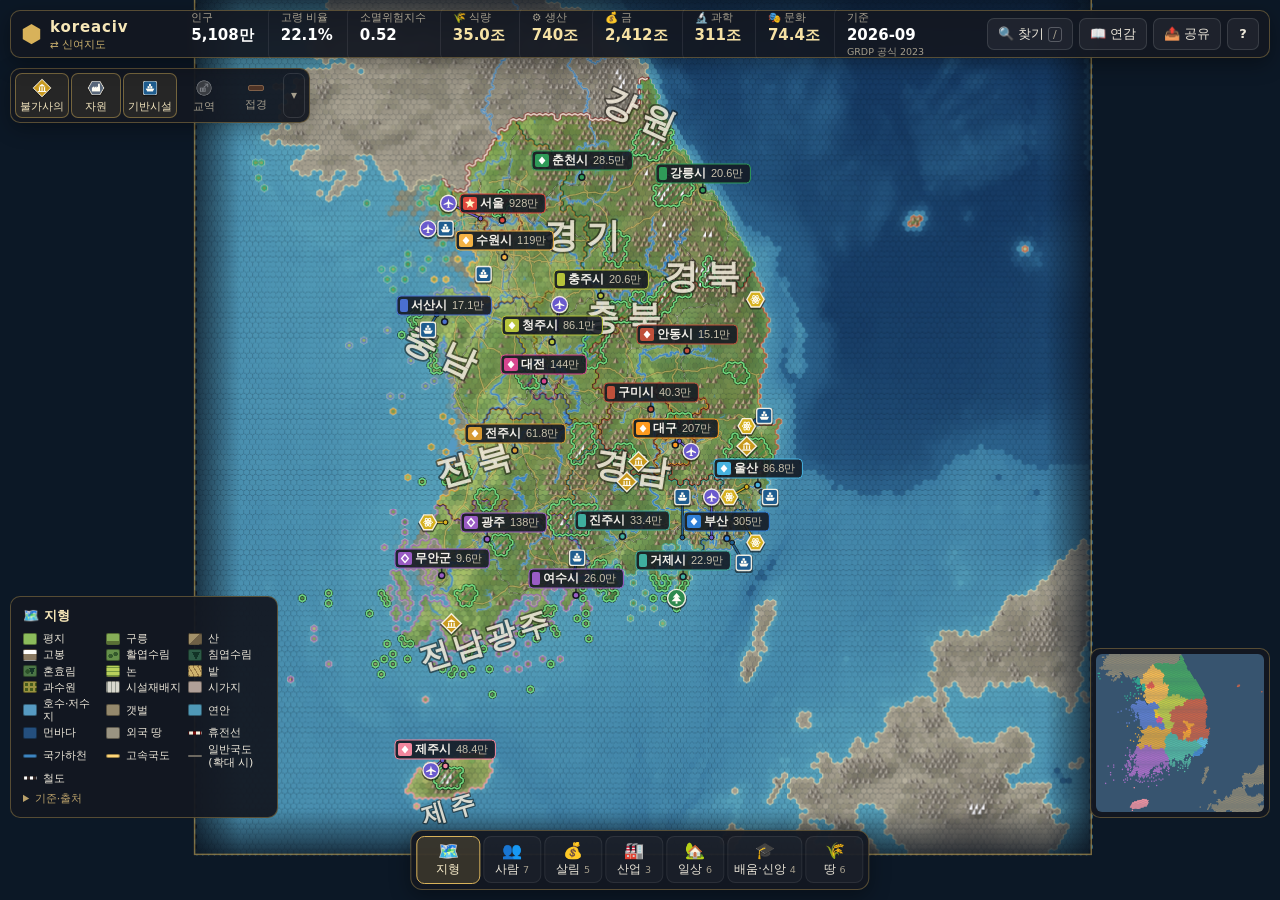
<file: site/index.html>
<!doctype html>
<html lang="ko">
<head>
  <meta charset="utf-8">
  <meta name="viewport" content="width=device-width, initial-scale=1, viewport-fit=cover">
  <title>koreaciv — 대한민국 전략 지도</title>
  <meta name="description" content="대한민국을 4X 전략 게임 헥스 지도로. 모든 숫자는 공공데이터에서 나온다.">
  <link rel="icon" href="data:image/svg+xml,%3Csvg xmlns='http://www.w3.org/2000/svg' viewBox='0 0 32 32'%3E%3Cpath d='M16 2 29 9.5v13L16 30 3 22.5v-13z' fill='%23d8b25a'/%3E%3C/svg%3E">
  <link rel="stylesheet" href="css/style.css">
</head>
<body>
  <div id="loading">지도를 펼치는 중…</div>
  <canvas id="map" aria-label="대한민국 헥스 지도"></canvas>
  <header id="topbar"></header>
  <aside id="panel" hidden></aside>
  <div id="legend"></div>
  <div id="layerctl"></div>
  <nav id="lensbar" aria-label="렌즈 선택"></nav>
  <div id="minimap"><canvas aria-label="미니맵"></canvas></div>
  <div id="tooltip" hidden></div>
  <div id="search" hidden></div>
  <div id="almanac" hidden></div>
  <section id="report" hidden aria-label="순위 보고서"></section>
  <div id="help" hidden></div>
  <div id="sharemenu" hidden></div>
  <div id="pngpreview" hidden></div>
  <div id="fnpop" hidden role="note"></div>
  <div id="toast" hidden role="status"></div>
  <div id="loadwarn" hidden role="alert"></div>
  <div id="a11y-status" class="sr-only" role="status" aria-live="polite"></div>
  <script type="module" src="js/main.js"></script>
</body>
</html>
</file>
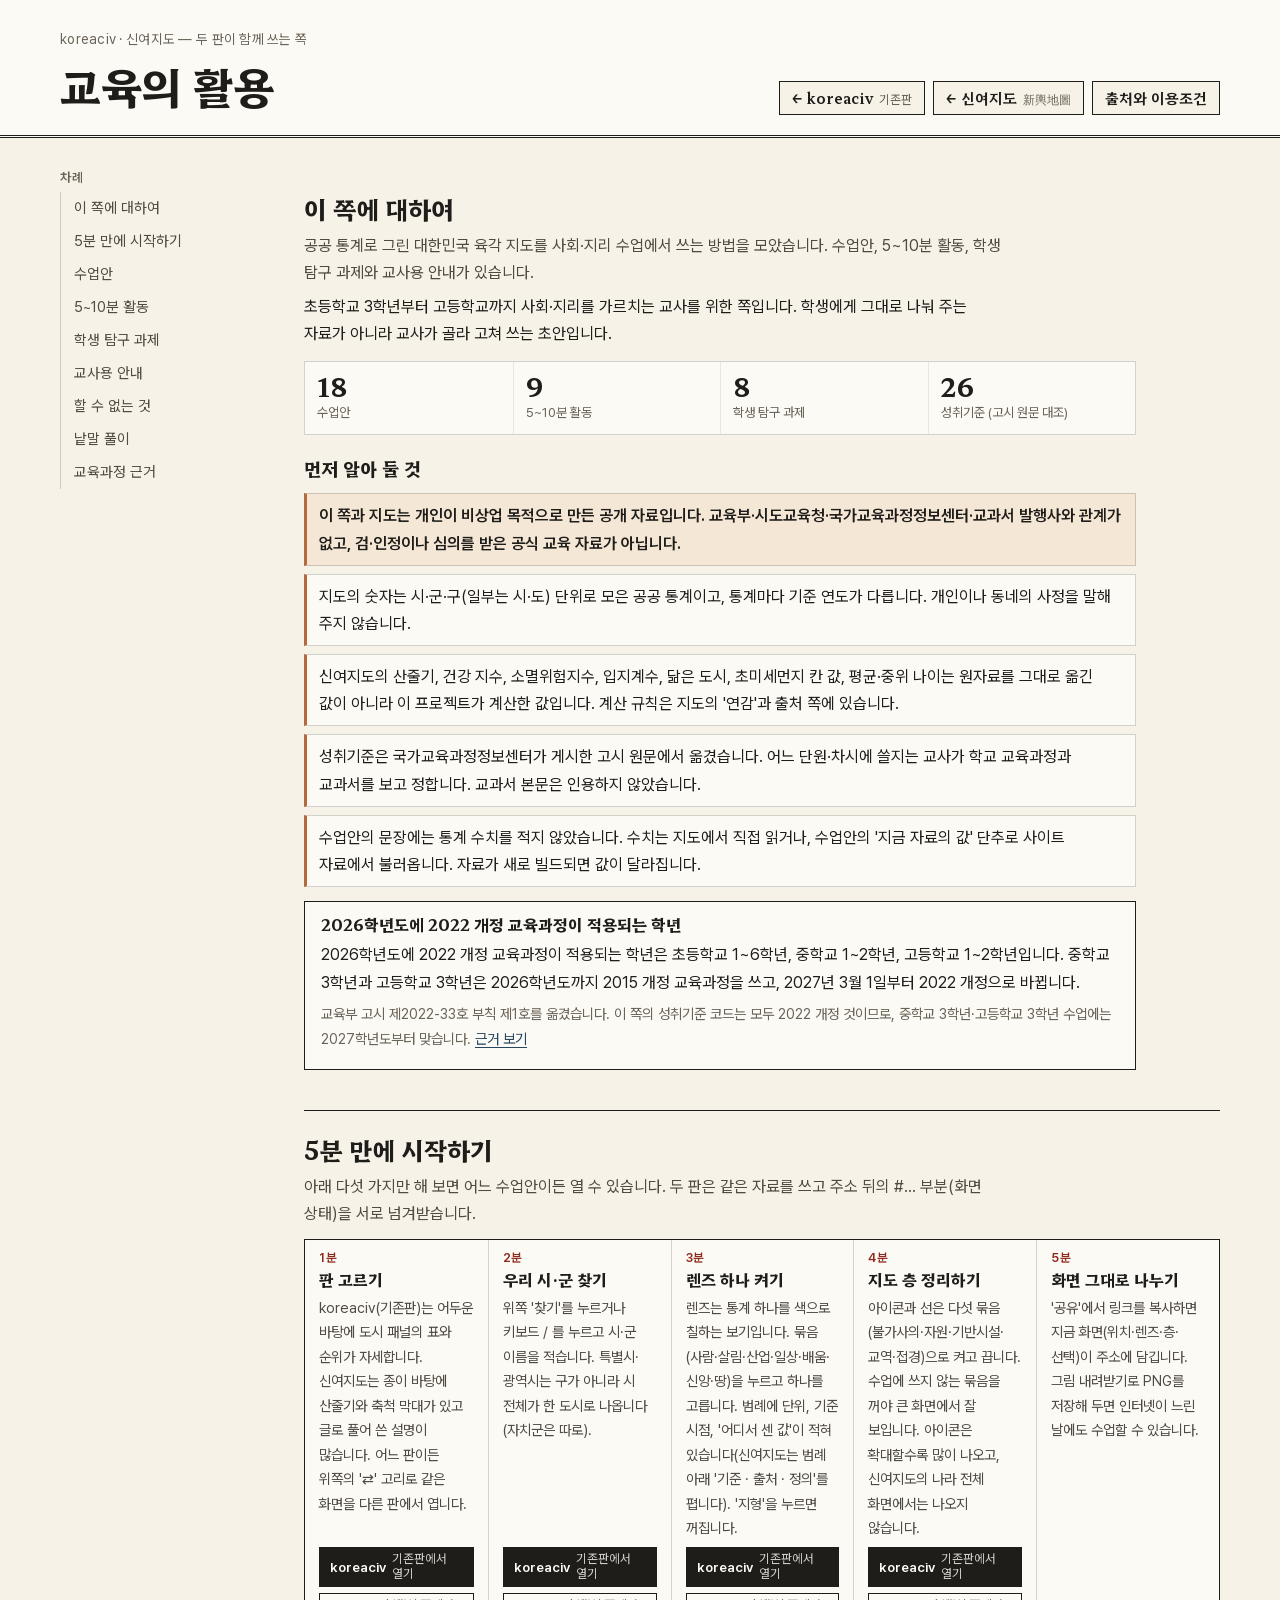
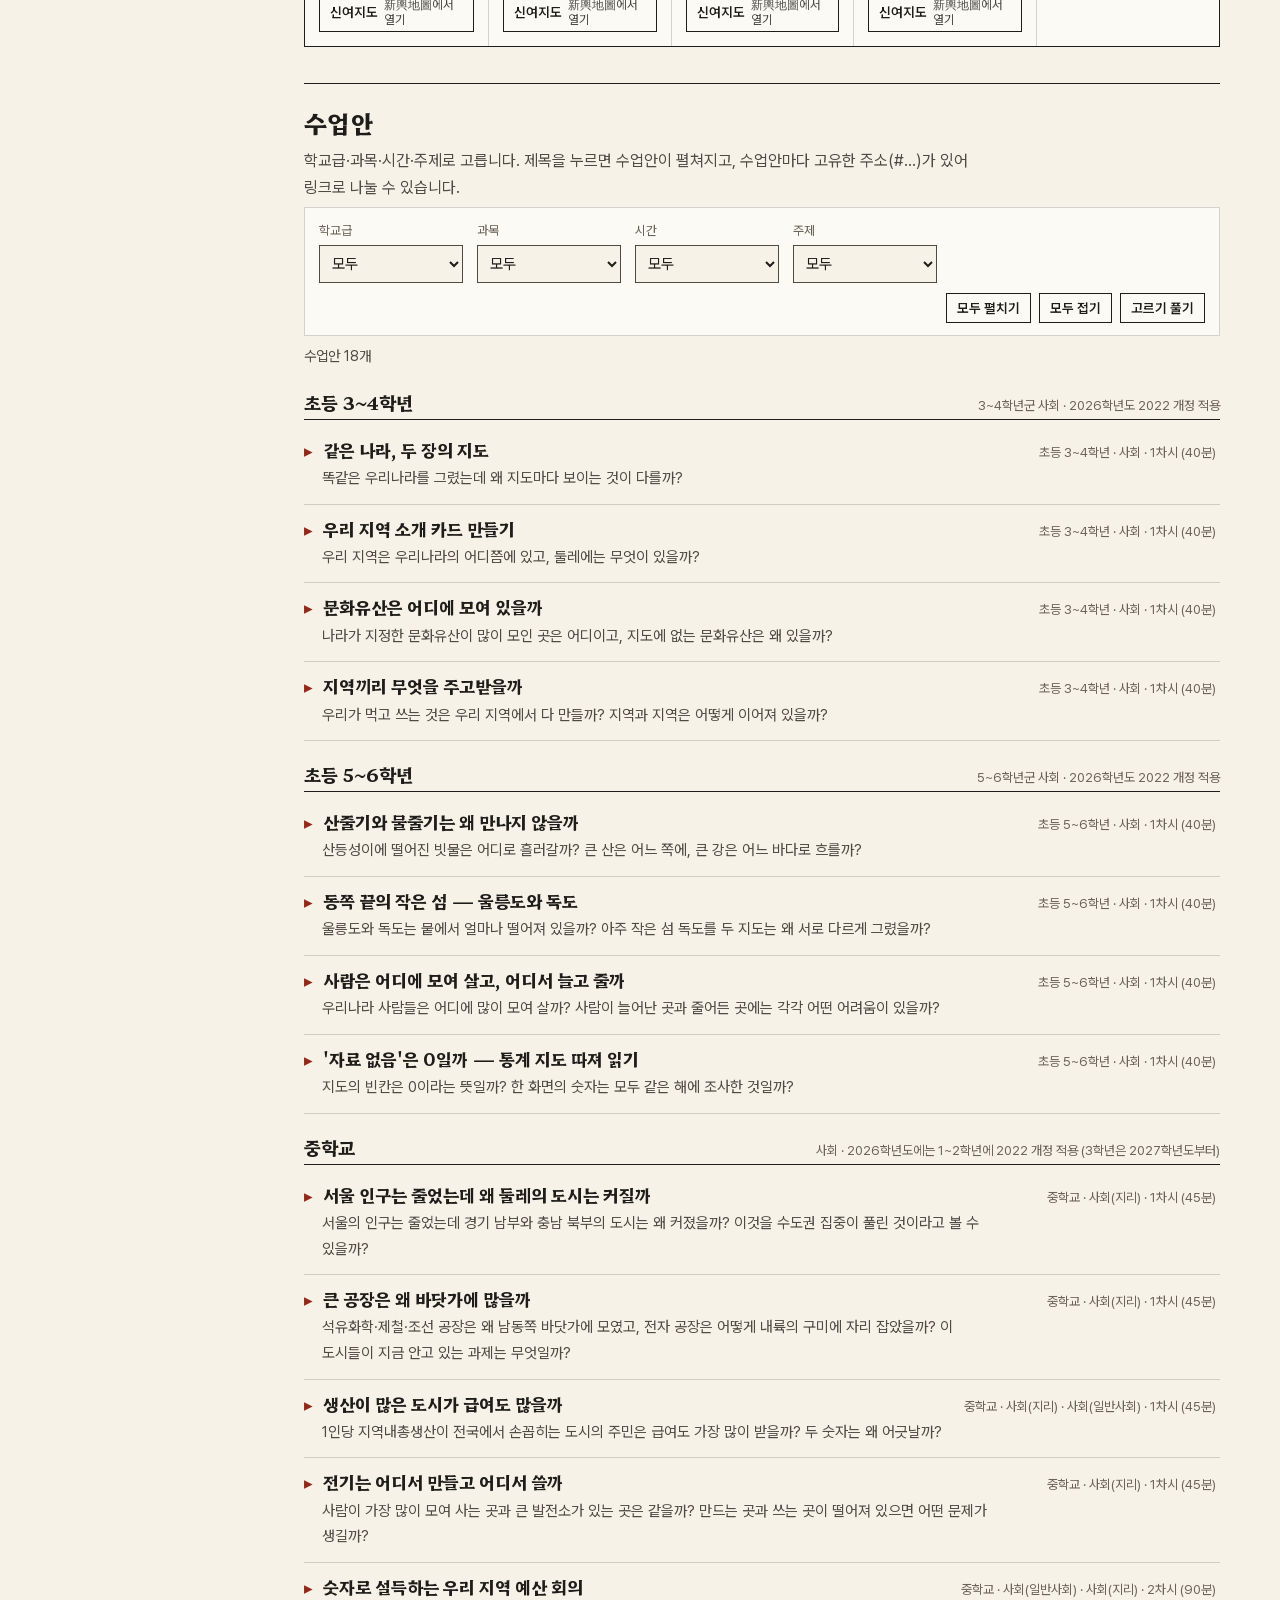
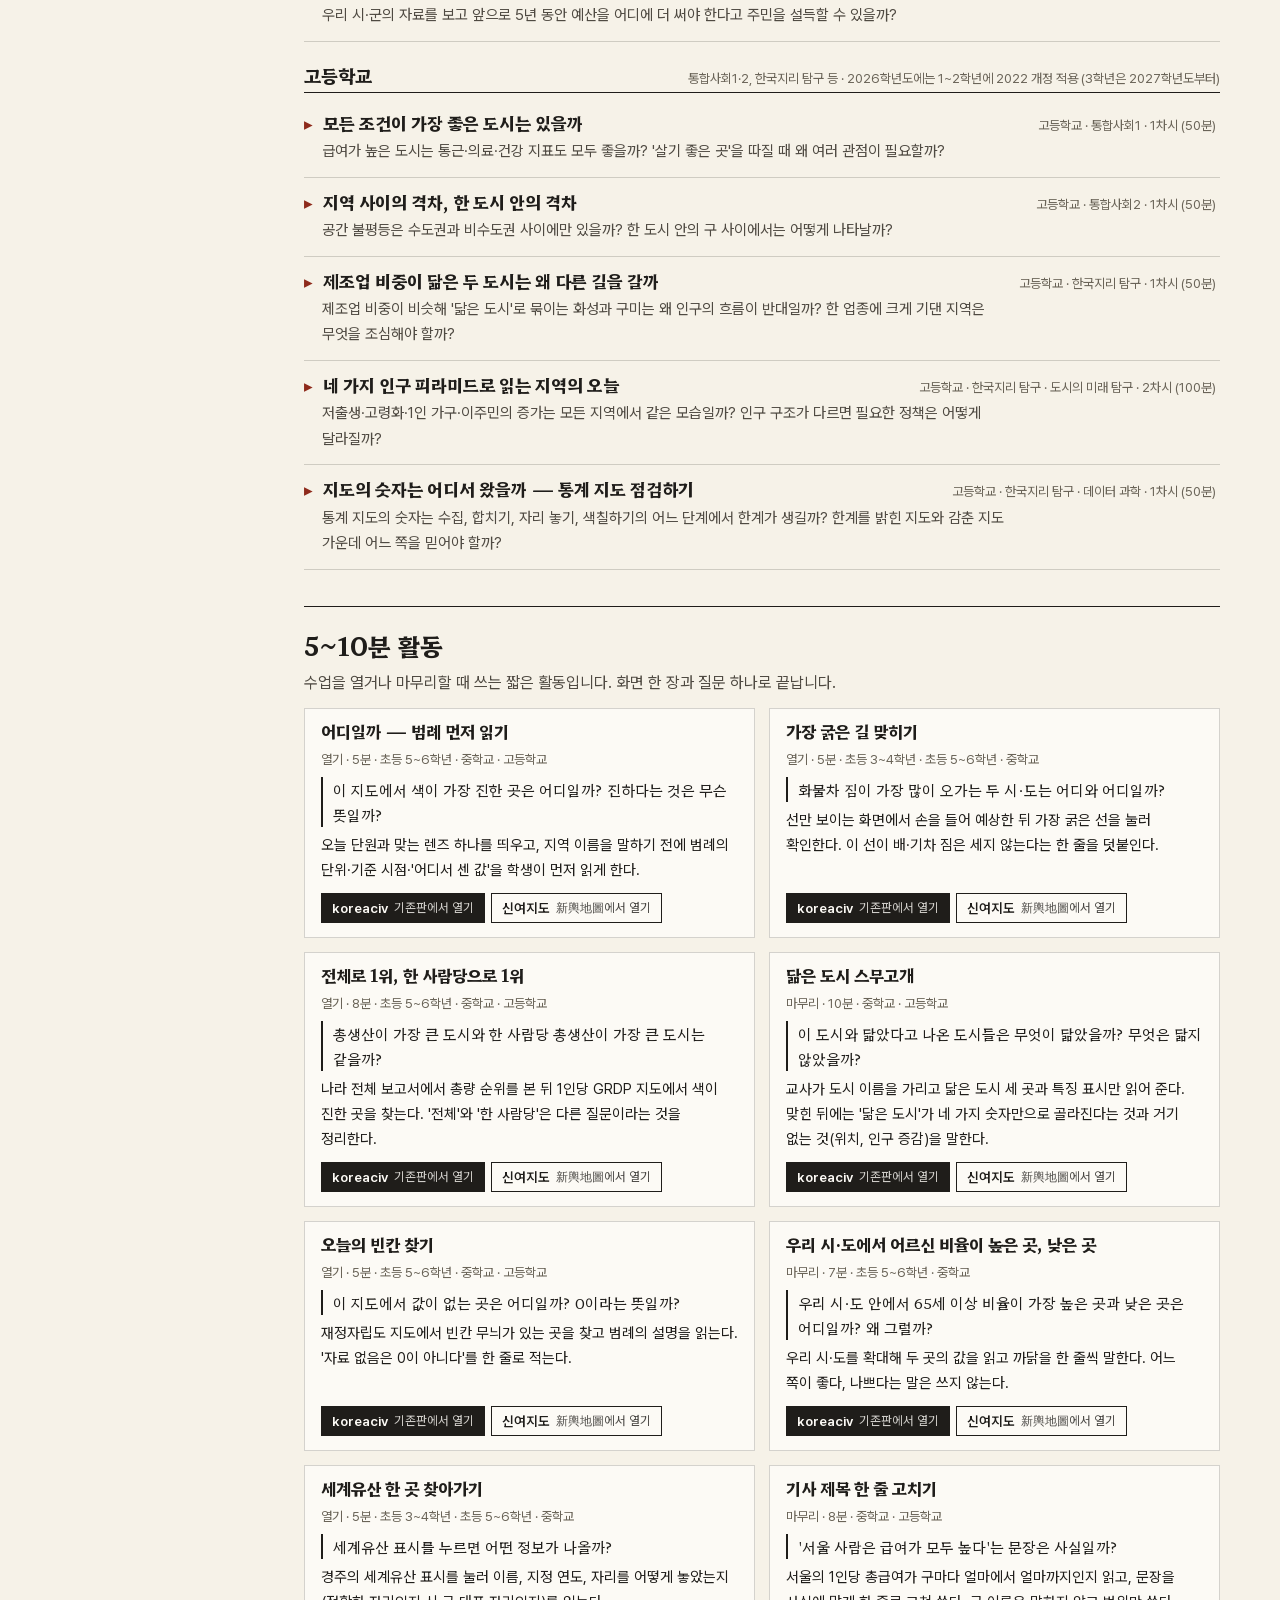
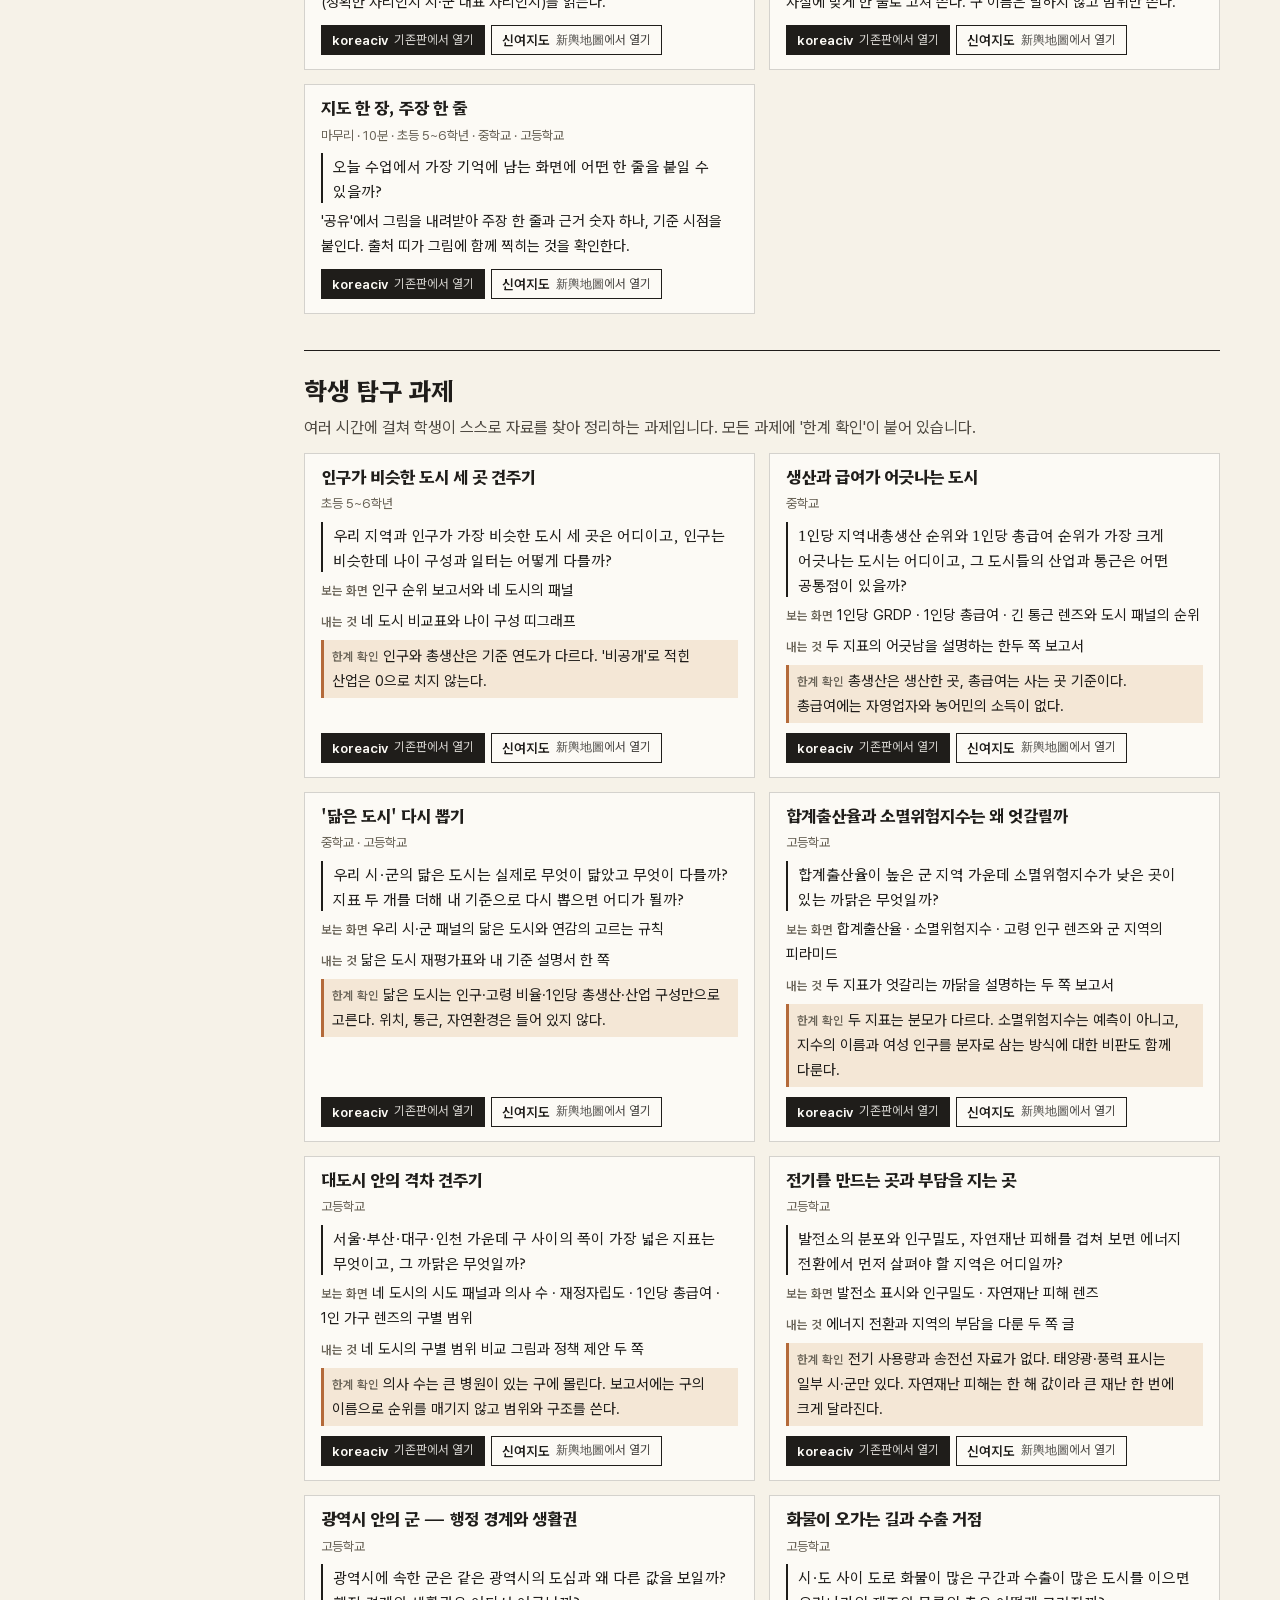
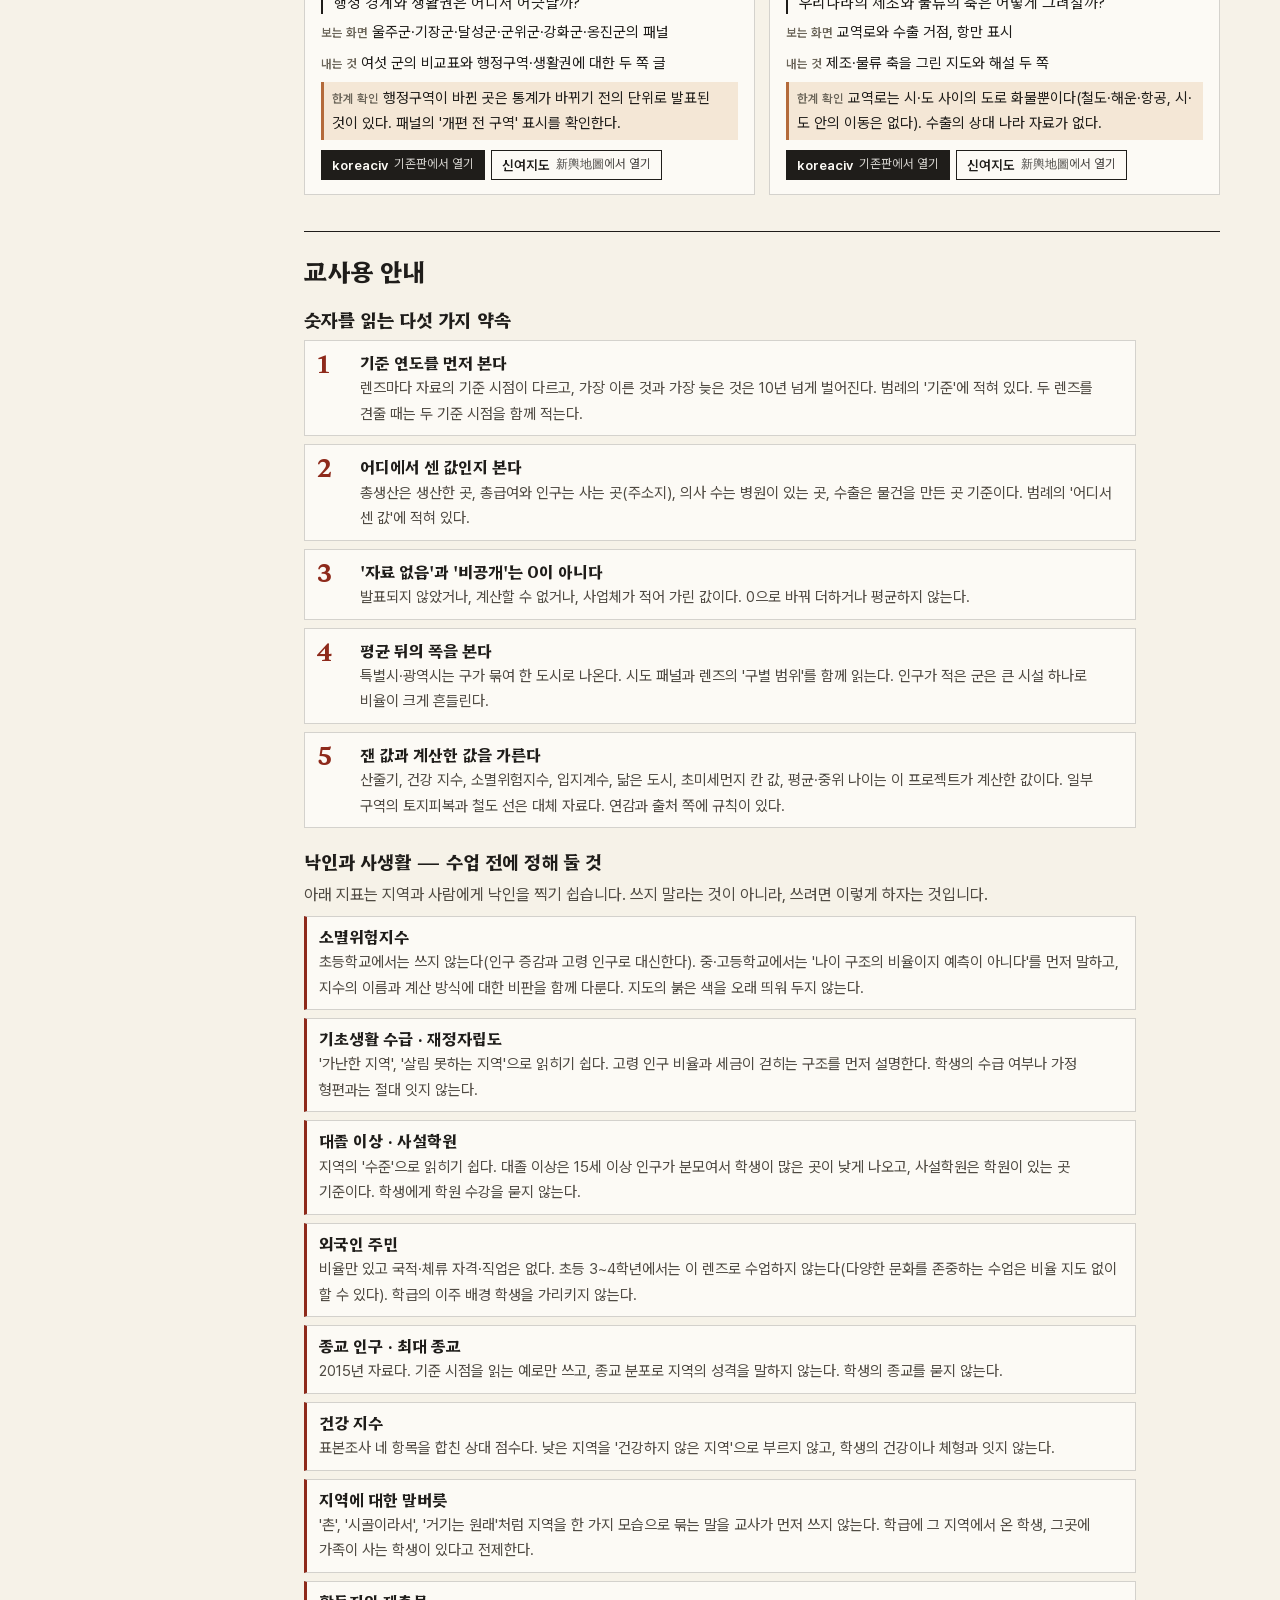
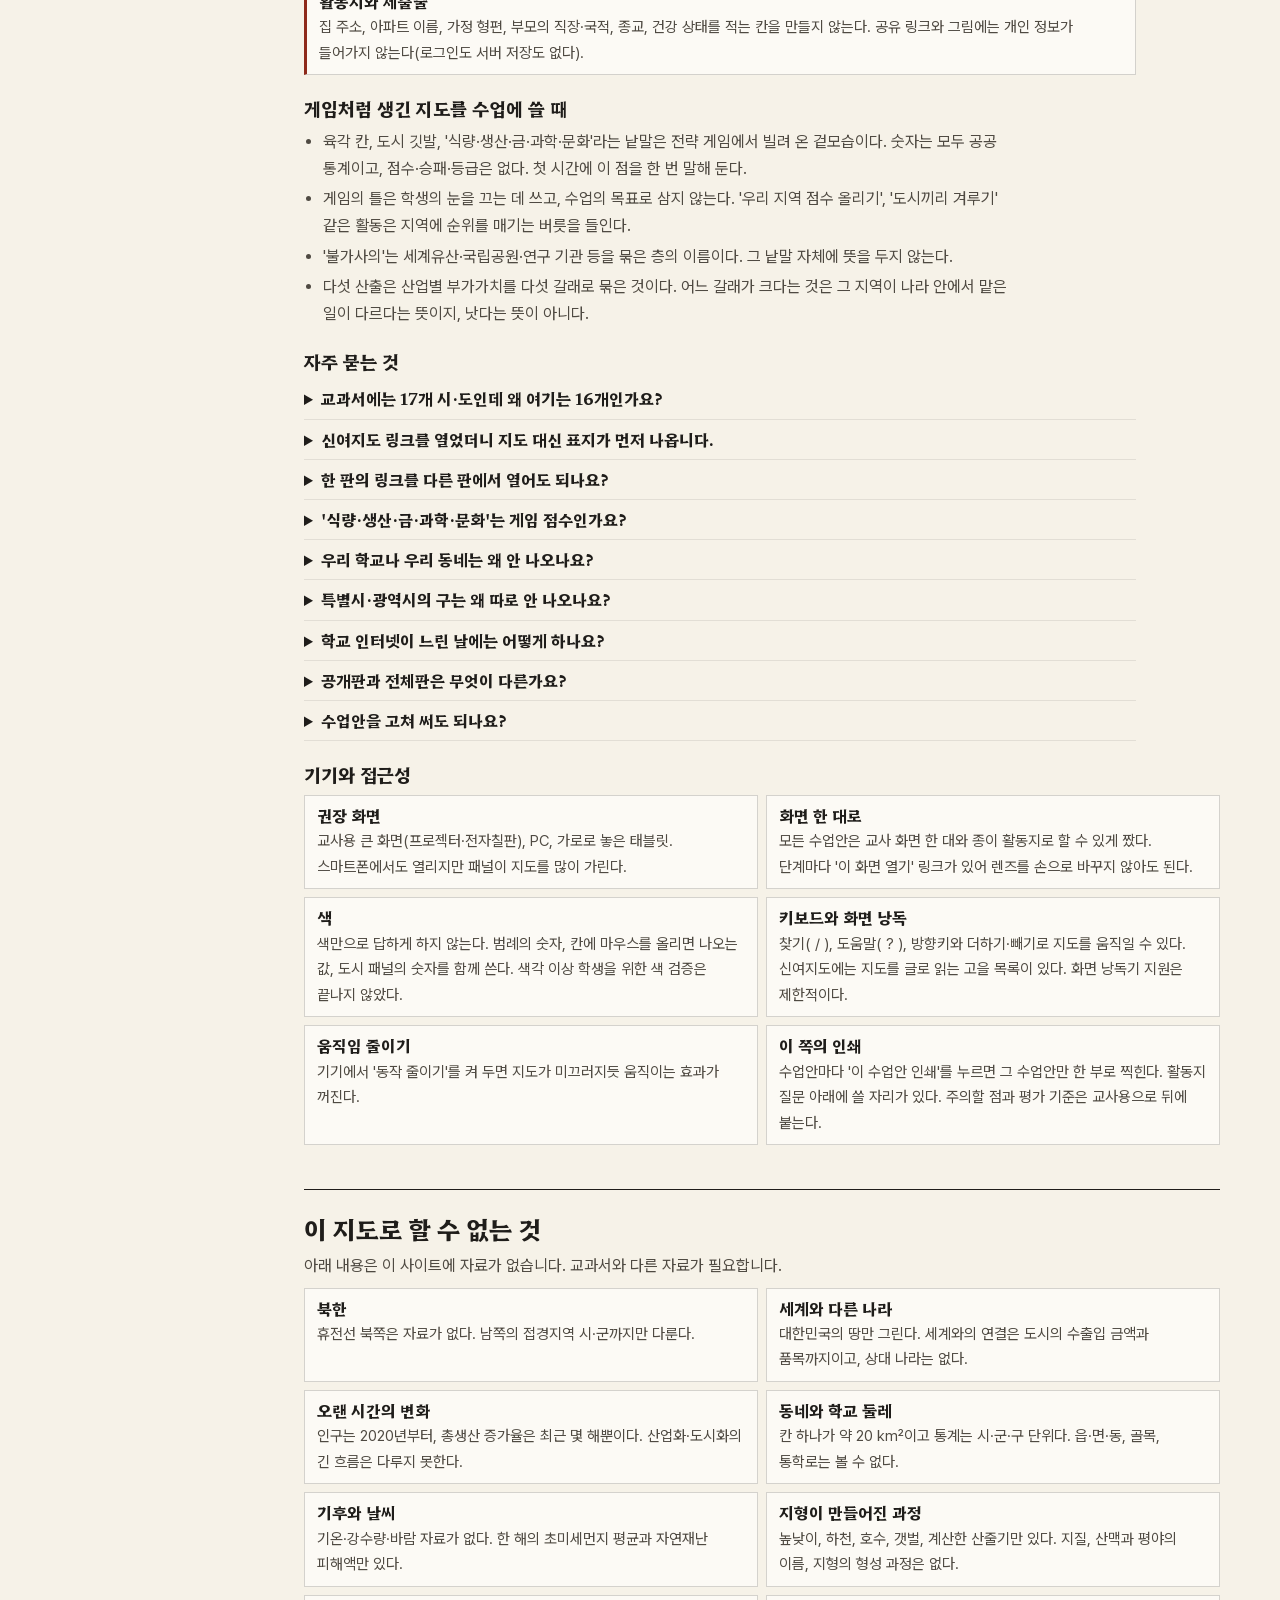
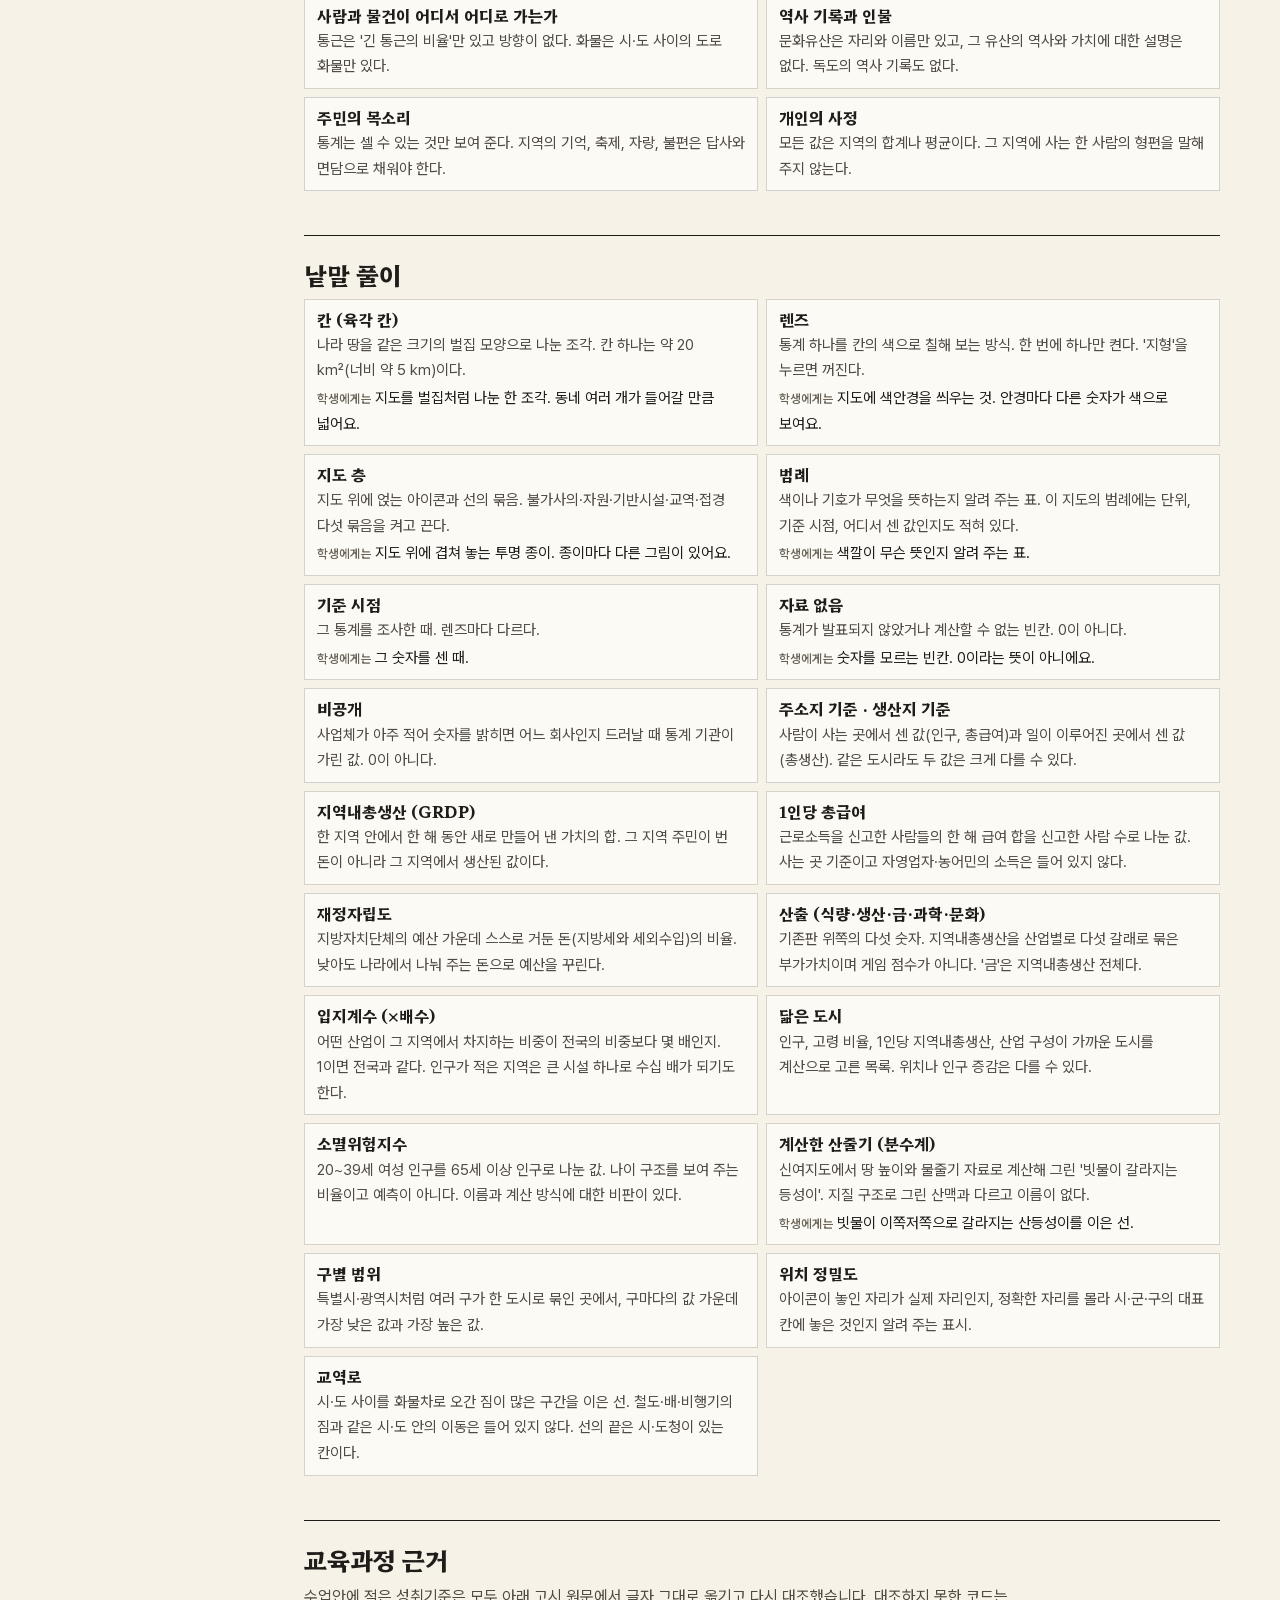
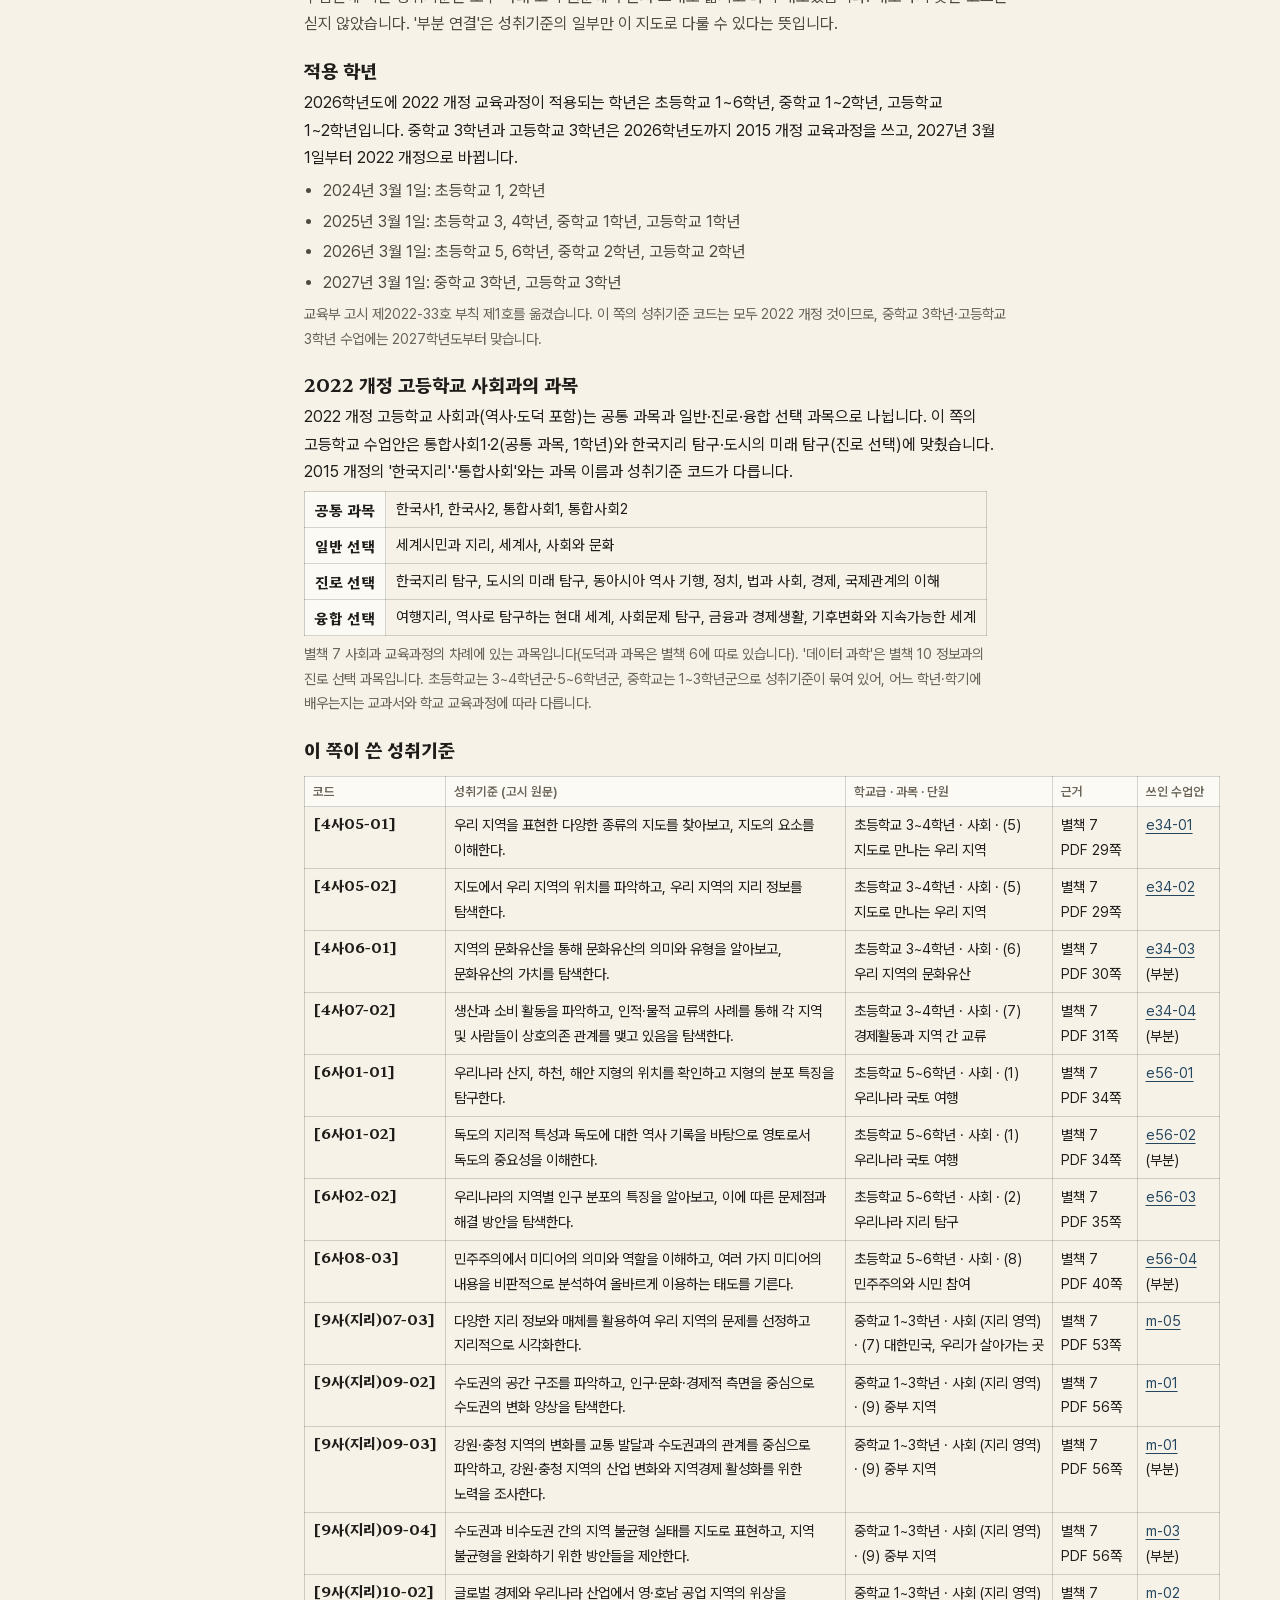
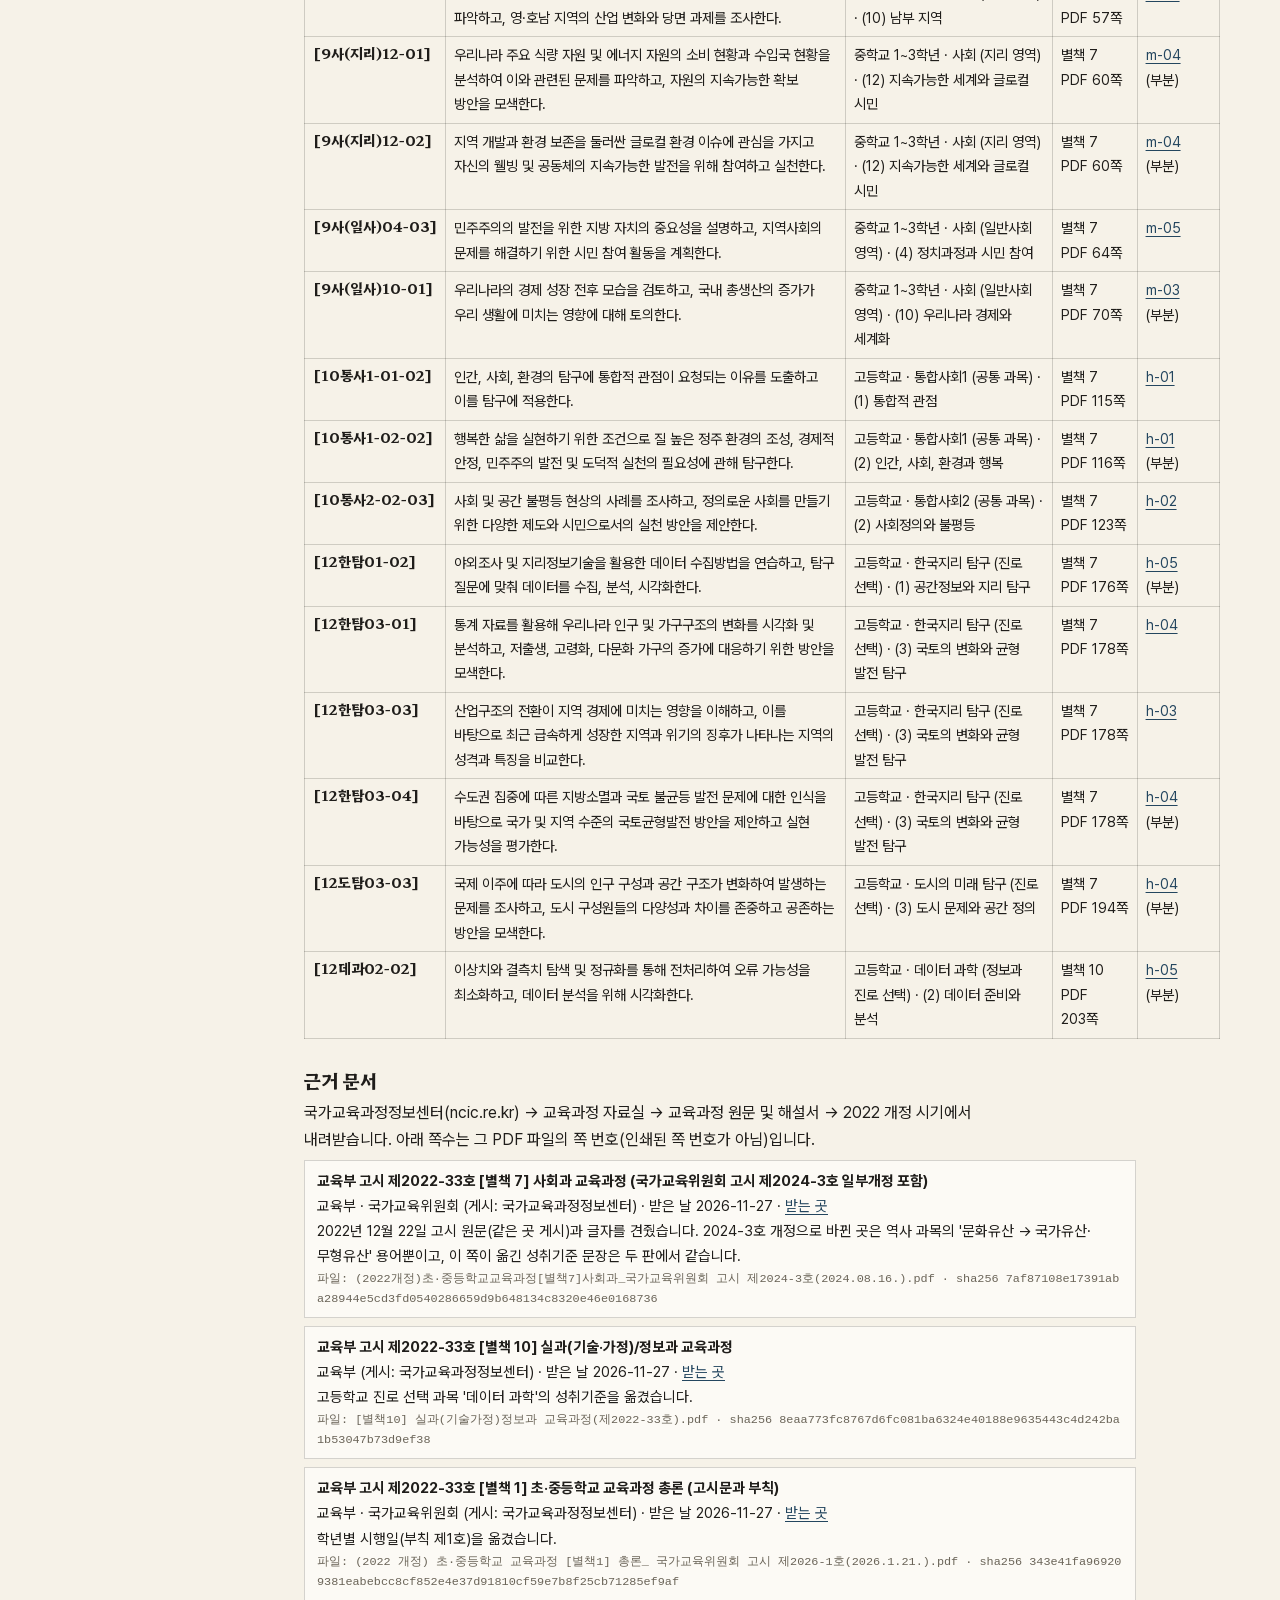
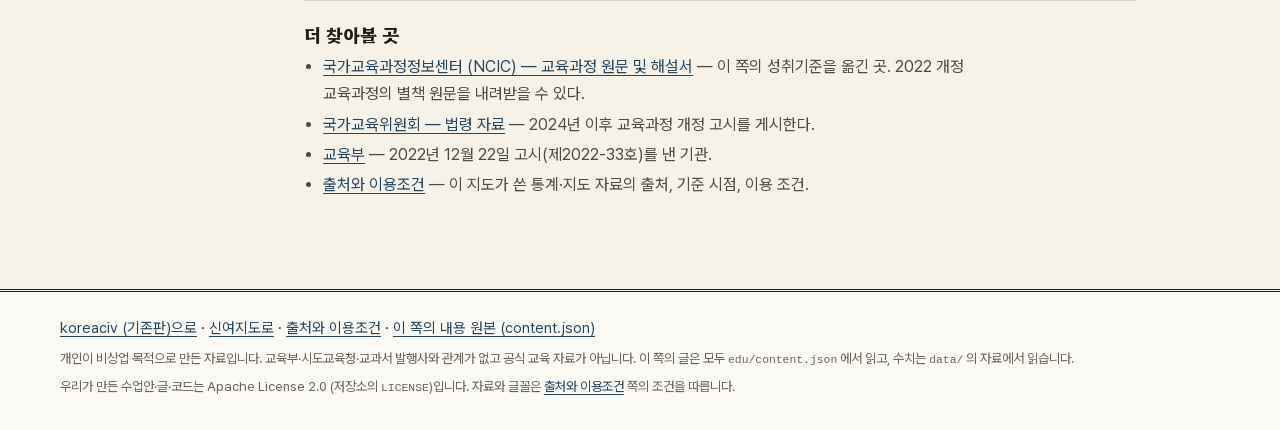
<file: site/edu/index.html>
<!doctype html>
<html lang="ko">
<head>
<meta charset="utf-8">
<meta name="viewport" content="width=device-width, initial-scale=1, viewport-fit=cover">
<title>교육의 활용 — koreaciv · 신여지도</title>
<meta name="description" content="공공 통계로 그린 대한민국 육각 지도(koreaciv · 신여지도)를 사회·지리 수업에 쓰는 수업안, 짧은 활동, 탐구 과제와 교사용 안내. 개인이 만든 비공식 자료입니다.">
<meta name="theme-color" content="#f6f2e8">
<link rel="icon" href="data:image/svg+xml,%3Csvg xmlns='http://www.w3.org/2000/svg' viewBox='0 0 32 32'%3E%3Cpath d='M16 2 29 9.5v13L16 30 3 22.5v-13z' fill='none' stroke='%231f1d1a' stroke-width='2.4'/%3E%3C/svg%3E">
<link rel="stylesheet" href="css/edu.css">
</head>
<body>
<a class="skip" href="#main">본문으로 건너뛰기</a>

<header class="masthead">
  <div class="wrap">
    <p class="eyebrow">koreaciv · 신여지도 — 두 판이 함께 쓰는 쪽</p>
    <h1>교육의 활용</h1>
    <nav class="editions" aria-label="지도와 출처로 가기">
      <a id="back-koreaciv" href="../">← koreaciv <span>기존판</span></a>
      <a id="back-yeojido" href="../yeojido/">← 신여지도 <span>新輿地圖</span></a>
      <a id="to-sources" href="../sources/">출처와 이용조건</a>
    </nav>
  </div>
</header>

<div class="wrap layout">
  <nav class="toc" aria-label="차례">
    <h2 class="toc-h">차례</h2>
    <ol>
      <li><a href="#about">이 쪽에 대하여</a></li>
      <li><a href="#start">5분 만에 시작하기</a></li>
      <li><a href="#lessons">수업안</a></li>
      <li><a href="#quick">5~10분 활동</a></li>
      <li><a href="#projects">학생 탐구 과제</a></li>
      <li><a href="#guide">교사용 안내</a></li>
      <li><a href="#cannot">할 수 없는 것</a></li>
      <li><a href="#glossary">낱말 풀이</a></li>
      <li><a href="#curriculum">교육과정 근거</a></li>
    </ol>
  </nav>

  <main id="main" tabindex="-1">
    <section id="about" aria-labelledby="about-h">
      <h2 id="about-h">이 쪽에 대하여</h2>
      <div class="slot" data-slot="about">
        <p class="status" role="status">내용을 불러오는 중…</p>
      </div>
      <noscript>
        <p class="warn">이 쪽은 자바스크립트로 <a href="content.json">content.json</a> 을 읽어 보입니다. 자바스크립트를 켜거나, 같은 내용이 든 <a href="content.json">content.json</a> 을 직접 여십시오.
        이 쪽은 개인이 만든 비공식 자료이며 교육부·교육청·교과서 발행사와 관계가 없습니다.</p>
      </noscript>
    </section>

    <section id="start" aria-labelledby="start-h">
      <h2 id="start-h">5분 만에 시작하기</h2>
      <div class="slot" data-slot="start"></div>
    </section>

    <section id="lessons" aria-labelledby="lessons-h">
      <h2 id="lessons-h">수업안</h2>
      <p class="lede">학교급·과목·시간·주제로 고릅니다. 제목을 누르면 수업안이 펼쳐지고, 수업안마다 고유한 주소(#…)가 있어 링크로 나눌 수 있습니다.</p>
      <div class="slot" data-slot="lessons"></div>
    </section>

    <section id="quick" aria-labelledby="quick-h">
      <h2 id="quick-h">5~10분 활동</h2>
      <p class="lede">수업을 열거나 마무리할 때 쓰는 짧은 활동입니다. 화면 한 장과 질문 하나로 끝납니다.</p>
      <div class="slot" data-slot="quick"></div>
    </section>

    <section id="projects" aria-labelledby="projects-h">
      <h2 id="projects-h">학생 탐구 과제</h2>
      <p class="lede">여러 시간에 걸쳐 학생이 스스로 자료를 찾아 정리하는 과제입니다. 모든 과제에 '한계 확인'이 붙어 있습니다.</p>
      <div class="slot" data-slot="projects"></div>
    </section>

    <section id="guide" aria-labelledby="guide-h">
      <h2 id="guide-h">교사용 안내</h2>
      <div class="slot" data-slot="guide"></div>
    </section>

    <section id="cannot" aria-labelledby="cannot-h">
      <h2 id="cannot-h">이 지도로 할 수 없는 것</h2>
      <div class="slot" data-slot="cannot"></div>
    </section>

    <section id="glossary" aria-labelledby="glossary-h">
      <h2 id="glossary-h">낱말 풀이</h2>
      <div class="slot" data-slot="glossary"></div>
    </section>

    <section id="curriculum" aria-labelledby="curriculum-h">
      <h2 id="curriculum-h">교육과정 근거</h2>
      <div class="slot" data-slot="curriculum"></div>
    </section>
  </main>
</div>

<footer class="colophon">
  <div class="wrap">
    <p><a href="../">koreaciv (기존판)으로</a> · <a href="../yeojido/">신여지도로</a> · <a href="../sources/">출처와 이용조건</a> · <a href="content.json">이 쪽의 내용 원본 (content.json)</a></p>
    <p class="dim">개인이 비상업 목적으로 만든 자료입니다. 교육부·시도교육청·교과서 발행사와 관계가 없고 공식 교육 자료가 아닙니다. 이 쪽의 글은 모두 <code>edu/content.json</code> 에서 읽고, 수치는 <code>data/</code> 의 자료에서 읽습니다.</p>
    <p class="dim">우리가 만든 수업안·글·코드는 Apache License 2.0 (저장소의 <code>LICENSE</code>)입니다. 자료와 글꼴은 <a href="../sources/">출처와 이용조건</a> 쪽의 조건을 따릅니다.</p>
  </div>
</footer>

<div id="printsheet" aria-hidden="true"></div>
<script type="module" src="js/edu.js"></script>
</body>
</html>
</file>
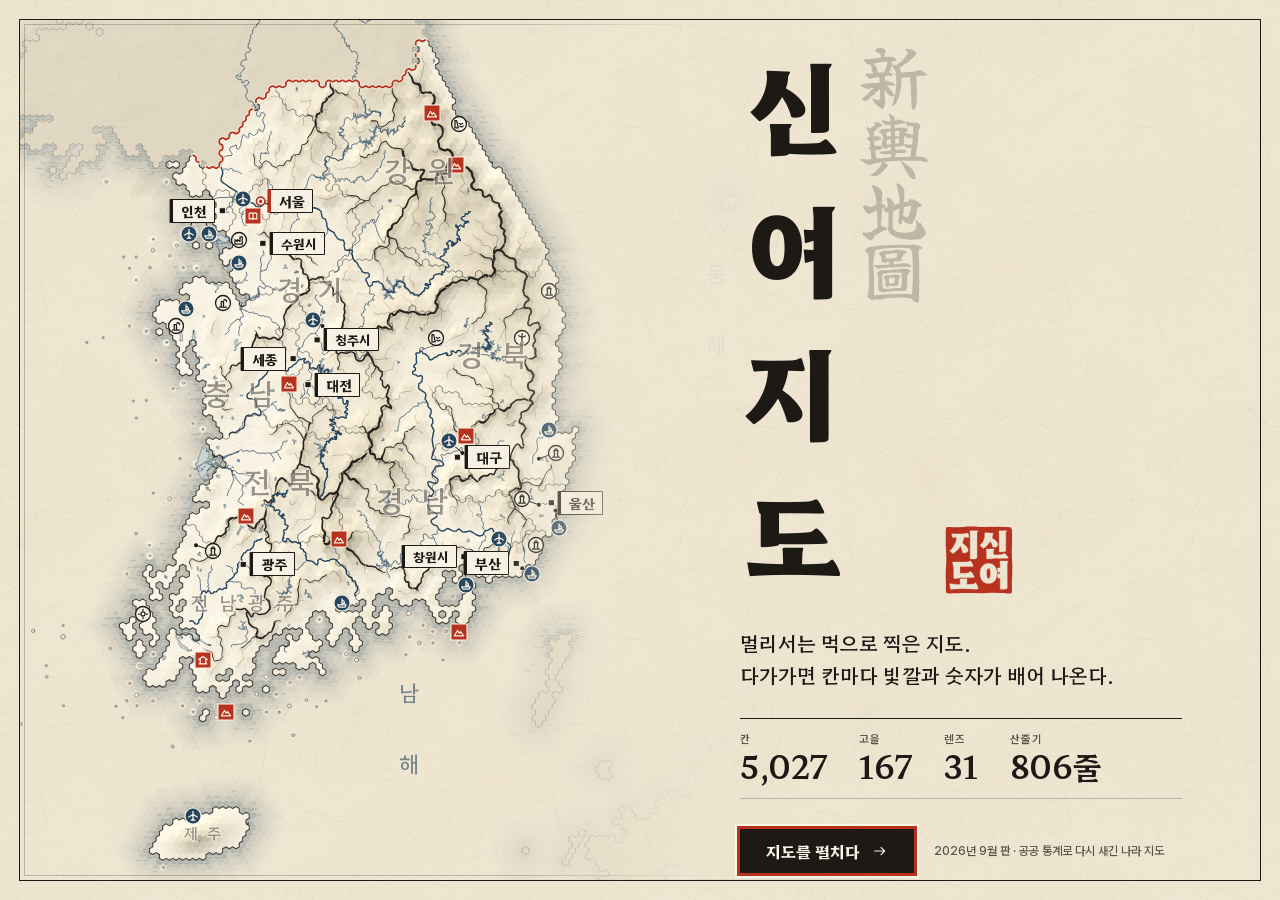
<file: site/yeojido/index.html>
<!doctype html>
<html lang="ko">
<head>
<meta charset="utf-8">
<meta name="viewport" content="width=device-width, initial-scale=1, viewport-fit=cover">
<title>신여지도 — 통계로 새긴 대한민국</title>
<meta name="description" content="공공 통계로 그린 대한민국 육각 칸 지도. 멀리서는 먹으로 찍은 지도, 다가가면 칸마다 빛깔이 배어 나온다.">
<meta name="theme-color" content="#efe6d2">
<link rel="preload" href="fonts/Hahmlet-VF.subset.woff2" as="font" type="font/woff2" crossorigin>
<link rel="preload" href="fonts/YeojidoSans-VF.subset.woff2" as="font" type="font/woff2" crossorigin>
<link rel="stylesheet" href="css/fonts.css">
<link rel="stylesheet" href="css/tokens.css">
<link rel="stylesheet" href="css/app.css">
<link rel="stylesheet" href="css/lens.css">
<link rel="stylesheet" href="css/panels.css">
<link rel="stylesheet" href="css/layers.css">
<link rel="stylesheet" href="css/modals.css">
</head>
<body class="is-loading">
<a class="skip" href="#places">고을 목록으로 건너뛰기</a>

<div id="sheet">
  <header id="masthead">
    <button id="nationbtn" type="button" aria-haspopup="dialog"></button>
    <div id="ledger" role="group" aria-label="나라 장부 — 누르면 순위 보고서"></div>
    <div id="tools" role="toolbar" aria-label="도구"></div>
  </header>
  <div id="slip"></div>
  <nav id="rail" aria-label="렌즈"></nav>
  <main id="plate">
    <canvas id="map" tabindex="0" role="application" aria-label="대한민국 육각 칸 지도" aria-describedby="maphelp"></canvas>
    <p id="maphelp" class="sr-only">방향키로 움직이고 더하기·빼기로 확대합니다. 빗금(/)으로 찾기, 물음표(?)로 도움말을 엽니다. 지도 내용은 화면 아래 '고을 목록'에서 글로 읽을 수 있습니다.</p>
    <div id="legend" hidden></div>
    <div id="key"></div>
    <div id="cellstrip" hidden></div>
  </main>
  <div id="layers" role="group" aria-label="지도 층"></div>
  <footer id="foot"></footer>
</div>

<aside id="panel" aria-label="장" hidden></aside>
<div id="drawer" hidden></div>
<div id="modal-root"></div>
<div id="tip" role="tooltip" hidden></div>
<div id="toast" role="status" aria-live="polite" hidden></div>
<div id="live" class="sr-only" aria-live="polite"></div>
<section id="intro" aria-label="표지" hidden></section>
<div id="loader" role="status" aria-live="polite">
  <span class="seal" aria-hidden="true"></span>
  <p>땅과 물을 새기는 중</p>
  <div class="bar"><i></i></div>
</div>
<nav id="places" aria-label="고을 목록 (지도를 글로 읽기)"></nav>
<noscript><p class="noscript">이 지도는 자바스크립트로 그립니다. 자료는 ../data/ 의 JSON 파일에 있습니다.</p></noscript>
<script type="module" src="js/main.js"></script>
</body>
</html>
</file>
<file: site/css/style.css>
:root {
  --bg: #121620;
  --panel: rgba(20, 24, 33, 0.94);
  --line: rgba(216, 178, 90, 0.35);
  --gold: #d8b25a;
  --text: #ece7da;
  --dim: #a69f8e;
  --font: "Pretendard", "Apple SD Gothic Neo", "Malgun Gothic", "Noto Sans KR", system-ui, sans-serif;
}
* { box-sizing: border-box; }
html, body { margin: 0; height: 100%; overflow: hidden; background: #18395c; color: var(--text); font: 13px/1.45 var(--font); }
button { font: inherit; color: inherit; cursor: pointer; }
#map { position: fixed; inset: 0; width: 100%; height: 100%; display: block; cursor: grab; touch-action: none; }
#map.dragging { cursor: grabbing; }
#loading { position: fixed; inset: 0; display: grid; place-items: center; font-size: 16px; color: var(--gold); background: var(--bg); z-index: 50; }
body.ready #loading { display: none; }
#loading button, #loadwarn button { margin-left: 8px; padding: 3px 10px; border-radius: 6px; border: 1px solid var(--gold); background: rgba(216,178,90,0.15); color: var(--gold); cursor: pointer; }
/* 일부 자료를 불러오지 못했을 때 (감사 08) */
#loadwarn { position: fixed; left: 50%; transform: translateX(-50%); top: calc(var(--tb-bottom, 64px) + 4px); z-index: 40; max-width: min(720px, 92vw); padding: 7px 12px; border-radius: 8px; border: 1px solid #e0893a; background: rgba(40,24,10,0.95); color: #ffd9b0; font-size: 12px; }
#loadwarn small { color: #c9a88a; }
.sr-only { position: absolute; width: 1px; height: 1px; padding: 0; margin: -1px; overflow: hidden; clip: rect(0 0 0 0); white-space: nowrap; border: 0; }
.dim { color: var(--dim); }

/* 상단 띠 */
#topbar { position: fixed; top: 10px; left: 10px; right: 10px; height: 48px; display: flex; align-items: center; gap: 12px;
  padding: 0 10px; background: var(--panel); border: 1px solid var(--line); border-radius: 10px; z-index: 10;
  box-shadow: 0 6px 20px rgba(0,0,0,0.35); backdrop-filter: blur(4px); }
.brand { display: flex; align-items: center; gap: 8px; white-space: nowrap; }
.brand .logo { color: var(--gold); font-size: 24px; line-height: 1; }
.brand b { display: block; font-size: 15px; letter-spacing: 0.06em; color: #f6e7b8; }
.brand small { display: block; font-size: 10.5px; color: var(--dim); margin-top: -2px; }
.stats { display: flex; gap: 2px; background: none; border: 0; padding: 0; margin: 0 auto; overflow: hidden; }
.stats span { display: flex; flex-direction: column; padding: 2px 12px; border-left: 1px solid rgba(255,255,255,0.08); }
.stats span:first-child { border-left: 0; }
.stats em { font-style: normal; font-size: 10.5px; color: var(--dim); }
.stats b { font-size: 15px; color: #fff; font-variant-numeric: tabular-nums; }
.stats:hover b { color: var(--gold); }
.tools { display: flex; gap: 6px; }
.tools button { background: rgba(255,255,255,0.05); border: 1px solid rgba(255,255,255,0.12); border-radius: 7px; padding: 6px 10px; white-space: nowrap; }
.tools button:hover { border-color: var(--gold); }
kbd { font: 11px var(--font); border: 1px solid rgba(255,255,255,0.25); border-radius: 3px; padding: 0 4px; margin-left: 4px; color: var(--dim); }

/* 렌즈 띠 */
#lensbar { position: fixed; bottom: 10px; left: 50%; transform: translateX(-50%); display: flex; align-items: center; gap: 3px;
  padding: 5px; background: var(--panel); border: 1px solid var(--line); border-radius: 12px; z-index: 10; max-width: calc(100vw - 20px); overflow-x: auto;
  box-shadow: 0 6px 20px rgba(0,0,0,0.35); }
#lensbar .grp { font-size: 10px; color: var(--dim); writing-mode: vertical-rl; padding: 0 2px 0 6px; border-left: 1px solid rgba(255,255,255,0.1); letter-spacing: 0.1em; }
#lensbar .lb { display: flex; flex-direction: column; align-items: center; gap: 1px; min-width: 64px; padding: 5px 6px; background: transparent; border: 1px solid transparent; border-radius: 8px; font-size: 11.5px; white-space: nowrap; }
#lensbar .lb .em { font-size: 17px; line-height: 1.1; }
#lensbar .lb:hover { background: rgba(255,255,255,0.06); }
#lensbar .lb.on { background: rgba(216,178,90,0.18); border-color: var(--gold); color: #fff3cf; }

/* 범례 */
#legend { position: fixed; left: 10px; bottom: 82px; width: 268px; padding: 10px 12px; background: var(--panel); border: 1px solid var(--line); border-radius: 10px; z-index: 9; font-size: 11.5px; }
#legend h5 { margin: 0 0 6px; font-size: 13px; color: #f6e7b8; }
#legend h5 small { color: var(--dim); font-weight: 400; margin-left: 4px; }
#legend p { margin: 6px 0 0; color: #cfc7b4; }
#legend .src { color: var(--dim); font-size: 10.5px; }
#legend .bar { height: 12px; border-radius: 3px; border: 1px solid rgba(0,0,0,0.4); }
#legend .ticks { display: flex; justify-content: space-between; font-size: 10.5px; color: #cfc7b4; margin-top: 2px; font-variant-numeric: tabular-nums; }
#legend .steps { list-style: none; margin: 0; padding: 0; display: grid; grid-template-columns: 1fr; gap: 3px; }
#legend .steps.key { grid-template-columns: 1fr 1fr 1fr; gap: 3px 6px; }
#legend .steps.key li { font-size: 11px; line-height: 1.2; }
#legend .steps li { display: flex; align-items: center; gap: 6px; }
#legend .steps i, #legend i.na { display: inline-block; width: 14px; height: 12px; border-radius: 2px; border: 1px solid rgba(0,0,0,0.4); flex: none; }
#legend i.na { background: repeating-linear-gradient(45deg, #999 0 2px, #666 2px 4px); vertical-align: -2px; }
#legend i.hill { box-shadow: inset 0 -5px 0 -2px rgba(60,70,30,0.6); }
#legend i.mtn { background: linear-gradient(135deg, #a3916a 50%, #6f6046 50%) !important; }
#legend i.peak { background: linear-gradient(180deg, #fff 40%, #8a7a62 40%) !important; }
#legend i.dmz { background: repeating-linear-gradient(90deg, #f6efe0 0 4px, #7a1414 4px 7px); height: 4px !important; }
#legend i.river { background: #3d85c2; height: 4px !important; }

/* 미니맵 */
#minimap { position: fixed; right: 10px; bottom: 82px; padding: 5px; background: var(--panel); border: 1px solid var(--line); border-radius: 10px; z-index: 9; line-height: 0; }
#minimap canvas { border-radius: 6px; cursor: crosshair; }
body.panel-open #minimap { right: 380px; }

/* 툴팁 */
#tooltip { position: fixed; z-index: 30; pointer-events: none; padding: 7px 10px; background: rgba(14,17,24,0.95); border: 1px solid var(--line); border-radius: 7px; font-size: 12px; max-width: 300px; box-shadow: 0 4px 14px rgba(0,0,0,0.4); }
#tooltip .lensv { color: #f6e7b8; }
/* 공표 단위 표시 (시 전체·개편 전 구 값, 감사 01) */
.unitnote { color: #f0c987; font-size: 11.5px; }
/* 이용조건 경고 (감사 02): 연감 출처 행·지형 탭·범례 */
.restrict { margin: 6px 0 10px; padding: 8px 10px; border: 2px solid #e0893a; border-left-width: 6px; border-radius: 6px; background: rgba(224,137,58,0.14); color: #ffd9b0; font-size: 12px; line-height: 1.45; }
.restrict b { color: #ffb36b; }
.restrict.sm { padding: 4px 7px; margin: 4px 0; border-width: 1px; border-left-width: 4px; font-size: 11px; }
.profile { margin: 4px 0 12px; padding: 8px 10px; border: 1px solid rgba(120,170,220,0.5); border-left: 5px solid #6fa8dc; border-radius: 6px; background: rgba(111,168,220,0.10); font-size: 12.5px; line-height: 1.5; }
.profile.full { border-color: rgba(224,137,58,0.6); border-left-color: #e0893a; background: rgba(224,137,58,0.12); }
.profile h3 { margin: 0 0 4px; }
.profile ul { margin: 4px 0 6px; padding-left: 18px; }
.kv .gone b.na { font-weight: 400; }
.tbl tr.restricted td, .tbl tr.restricted th { background: rgba(224,137,58,0.08); }

/* 패널 */
#panel { position: fixed; top: 68px; right: 10px; bottom: 10px; width: 360px; overflow-y: auto; padding: 0 16px 16px; background: var(--panel); border: 1px solid var(--line); border-radius: 12px; z-index: 12; box-shadow: 0 8px 26px rgba(0,0,0,0.45); }
#panel .grip { display: none; }
#panel .close { position: sticky; top: 8px; float: right; margin: 8px -6px 0 0; width: 28px; height: 28px; border-radius: 50%; border: 1px solid rgba(255,255,255,0.2); background: rgba(0,0,0,0.3); font-size: 18px; line-height: 1; z-index: 2; }
#panel header { margin: 0 -16px 10px; padding: 14px 16px 12px; border-bottom: 1px solid rgba(255,255,255,0.08); background: linear-gradient(90deg, color-mix(in srgb, var(--c) 30%, transparent), transparent 75%); border-top-left-radius: 12px; border-top-right-radius: 12px; border-left: 4px solid var(--c); }
#panel h2 { margin: 2px 0 0; font-size: 24px; color: #fff; }
#panel .sub { margin: 2px 0 0; color: var(--dim); font-size: 12px; }
#panel .sub a { color: var(--gold); cursor: pointer; text-decoration: underline dotted; }
#panel .badges span { display: inline-block; font-size: 10.5px; padding: 1px 7px; border-radius: 10px; background: rgba(0,0,0,0.35); border: 1px solid rgba(255,255,255,0.18); margin-right: 4px; color: #f2e4bd; }
#panel h4 { margin: 16px 0 6px; font-size: 12.5px; color: #f6e7b8; letter-spacing: 0.02em; }
#panel h4 small { color: var(--dim); font-weight: 400; margin-left: 4px; }
.bignum { font-size: 13px; color: var(--dim); }
.bignum b { font-size: 26px; color: #fff; font-variant-numeric: tabular-nums; }
.chg { margin-left: 8px; font-weight: 700; }
.chg small { font-weight: 400; color: var(--dim); }
.up { color: #78cfa9; }
.down { color: #f08b72; }
.chart { width: 100%; height: auto; display: block; }
.chart text { font-size: 9px; fill: #a69f8e; font-family: var(--font); }
.chart text.lab { font-size: 10px; fill: #cfc7b4; }
.chart .grid { stroke: rgba(255,255,255,0.07); }
.kv, .ranks { display: grid; grid-template-columns: repeat(3, 1fr); gap: 6px; margin-top: 10px; }
.ranks { grid-template-columns: repeat(4, 1fr); }
.kv div, .ranks div, .ext { background: rgba(255,255,255,0.04); border: 1px solid rgba(255,255,255,0.06); border-radius: 7px; padding: 6px 8px; }
.kv em, .ranks em, .ext em { display: block; font-style: normal; font-size: 10.5px; color: var(--dim); }
.kv b, .ranks b { font-size: 15px; font-variant-numeric: tabular-nums; }
.ranks small { display: block; font-size: 9.5px; color: var(--dim); }
.ext { margin-top: 8px; display: grid; grid-template-columns: 1fr auto; align-items: center; gap: 4px 8px; }
.ext b { font-size: 22px; }
.ext .stage { padding: 3px 10px; border-radius: 12px; font-weight: 700; color: #fff; text-shadow: 0 1px 1px rgba(0,0,0,0.4); }
.ext p { grid-column: 1 / -1; margin: 0; font-size: 11px; }
.peers, .citylist { display: flex; flex-direction: column; gap: 4px; }
.peers button, .citylist button { display: flex; align-items: baseline; gap: 6px; text-align: left; background: rgba(255,255,255,0.04); border: 1px solid rgba(255,255,255,0.08); border-radius: 7px; padding: 6px 9px; }
.peers button:hover, .citylist button:hover { border-color: var(--gold); }
.peers small, .citylist small { margin-left: auto; color: var(--dim); font-variant-numeric: tabular-nums; }
.citylist .no { width: 22px; color: var(--dim); font-size: 11px; }
.pending { padding: 14px; text-align: center; border: 1px dashed rgba(216,178,90,0.4); border-radius: 8px; color: var(--dim); margin: 0; }
.foot { margin-top: 14px; font-size: 10.5px; color: var(--dim); }
.tbl { width: 100%; border-collapse: collapse; font-size: 12px; }
.tbl th, .tbl td { padding: 5px 6px; border-bottom: 1px solid rgba(255,255,255,0.06); text-align: left; vertical-align: top; }
.tbl thead th { color: var(--dim); font-weight: 400; font-size: 11px; }
#panel .tbl td:not(:first-child), #panel .tbl th:not(:first-child) { text-align: right; font-variant-numeric: tabular-nums; }
#panel .tbl tbody tr { cursor: pointer; }
#panel .tbl tbody tr:hover { background: rgba(255,255,255,0.05); }
.tbl i { display: inline-block; width: 9px; height: 9px; border-radius: 2px; margin-right: 6px; }

/* 검색 */
#search { position: fixed; inset: 0; background: rgba(6,8,12,0.45); z-index: 40; display: flex; justify-content: center; align-items: flex-start; padding-top: 90px; }
#search[hidden], #almanac[hidden] { display: none; }
#search .box { width: min(520px, calc(100vw - 20px)); background: #161a24; border: 1px solid var(--gold); border-radius: 12px; overflow: hidden; box-shadow: 0 16px 40px rgba(0,0,0,0.5); }
#search input { width: 100%; padding: 14px 16px; font: 16px var(--font); background: transparent; border: 0; border-bottom: 1px solid rgba(255,255,255,0.1); color: #fff; outline: none; }
#search ul { list-style: none; margin: 0; padding: 4px; max-height: 60vh; overflow-y: auto; }
#search li { display: flex; align-items: baseline; gap: 8px; padding: 8px 12px; border-radius: 7px; cursor: pointer; }
#search li span { color: var(--dim); font-size: 12px; }
#search li small { margin-left: auto; color: var(--dim); font-variant-numeric: tabular-nums; }
#search li.on, #search li:hover { background: rgba(216,178,90,0.16); }
#search li.none { color: var(--dim); cursor: default; }

/* 연감 */
#almanac { position: fixed; inset: 0; background: rgba(6,8,12,0.55); z-index: 40; display: flex; justify-content: center; align-items: center; padding: 20px; }
#almanac .sheet { position: relative; width: min(860px, 100%); max-height: calc(100vh - 40px); overflow-y: auto; background: #161a24; border: 1px solid var(--gold); border-radius: 14px; padding: 18px 22px 22px; box-shadow: 0 18px 50px rgba(0,0,0,0.6); }
#almanac h2 { margin: 0 0 10px; color: #f6e7b8; }
#almanac h3 { margin: 18px 0 6px; font-size: 14px; color: #f6e7b8; }
#almanac h3 small { color: var(--dim); font-weight: 400; }
#almanac nav { display: flex; gap: 6px; border-bottom: 1px solid rgba(255,255,255,0.1); padding-bottom: 8px; position: sticky; top: -18px; background: #161a24; padding-top: 6px; z-index: 1; }
#almanac nav button { background: transparent; border: 1px solid rgba(255,255,255,0.12); border-radius: 7px; padding: 5px 12px; }
#almanac nav button.on { border-color: var(--gold); background: rgba(216,178,90,0.16); }
#almanac .close { position: absolute; right: 14px; top: 14px; width: 30px; height: 30px; border-radius: 50%; border: 1px solid rgba(255,255,255,0.2); background: transparent; font-size: 18px; }
#almanac .tbl th { width: 110px; color: #e9dcb6; font-weight: 600; }
#almanac .tbl.src th { width: auto; }
/* 출처 표: 공백 없는 긴 기준 값(M,202610,…)이 열을 넓혀 이용허락·쓴 곳 열이 시트 밖으로 밀리던 것 — 열 폭을 고정하고 줄바꿈 */
#almanac .tbl.src { table-layout: fixed; }
#almanac .tbl.src td, #almanac .tbl.src th { overflow-wrap: anywhere; }
#almanac .tbl.src thead th:nth-child(1) { width: 22%; } #almanac .tbl.src thead th:nth-child(2) { width: 14%; }
#almanac .tbl.src thead th:nth-child(3) { width: 12%; } #almanac .tbl.src thead th:nth-child(4) { width: 30%; }
#almanac a { color: #9cc7ef; }
#almanac .srcpage { margin: 4px 0 12px; padding: 7px 12px; border: 1px solid rgba(216,178,90,0.45); border-radius: 8px; background: rgba(216,178,90,0.08); }
#almanac code { font-size: 10.5px; color: var(--dim); }
#almanac li { margin: 3px 0; color: #d8d1bf; }
.lensdef { border-bottom: 1px solid rgba(255,255,255,0.06); padding-bottom: 6px; }
.lensdef p { margin: 3px 0; }

/* 좁은 화면: 패널은 아래에서 올라오는 시트 */
@media (max-width: 700px) {
  #topbar { height: auto; flex-wrap: wrap; gap: 4px 8px; padding: 6px 8px; top: 6px; left: 6px; right: 6px; }
  .brand small { display: none; }
  .stats { order: 3; width: 100%; margin: 0; justify-content: space-between; }
  .stats span { padding: 0 6px; }
  .stats b { font-size: 13px; }
  .stats .vintage { display: none; }
  .tools { margin-left: auto; }
  .tools button span, .tools kbd { display: none; }
  #panel { top: auto; left: 0; right: 0; bottom: 0; width: auto; max-height: 62vh; background: rgba(20,24,33,0.985); border-radius: 16px 16px 0 0; padding-top: 4px; animation: sheet 0.22s ease-out; }
  #panel .grip { display: block; width: 44px; height: 5px; border-radius: 3px; background: rgba(255,255,255,0.25); margin: 4px auto 0; }
  #panel header { border-radius: 0; }
  body.panel-open #lensbar, body.panel-open #legend, body.panel-open #minimap { display: none; }
  #legend { width: auto; right: 10px; left: 10px; bottom: 78px; max-height: 30vh; overflow: auto; }
  #legend p:not(.src) { display: none; }
  #minimap { display: none; }
  #lensbar .lb { min-width: 54px; font-size: 10.5px; }
  #lensbar .grp { display: none; }
  body.panel-open #minimap { right: 10px; }
}
@keyframes sheet { from { transform: translateY(40%); opacity: 0.4; } to { transform: none; opacity: 1; } }

/* ---- 3단계: 산출·렌즈 묶음 ---- */
.stats .y em { white-space: nowrap; }
.stats .y b { color: #f6e2a4; }
.stats .vintage small { display: block; font-size: 9.5px; color: var(--dim); margin-top: -2px; white-space: nowrap; }
#lensbar .grp { writing-mode: horizontal-tb; display: flex; flex-direction: column; align-items: center; gap: 1px; min-width: 58px; padding: 5px 6px;
  background: rgba(255,255,255,0.03); border: 1px solid rgba(255,255,255,0.08); border-radius: 8px; font-size: 11.5px; color: var(--text); letter-spacing: 0; white-space: nowrap; }
#lensbar .grp .em { font-size: 16px; line-height: 1.1; }
#lensbar .grp small { color: var(--dim); font-size: 9.5px; }
#lensbar .grp:hover { border-color: rgba(216,178,90,0.6); }
#lensbar .grp.has { border-color: var(--gold); }
#lensbar .grp.open { background: rgba(216,178,90,0.14); border-color: var(--gold); border-bottom-right-radius: 0; border-top-right-radius: 0; }
#lensbar .items { display: flex; gap: 2px; padding: 2px 4px; margin-left: -3px; border: 1px solid var(--gold); border-left: 0; border-radius: 0 8px 8px 0; background: rgba(216,178,90,0.06); }
#legend .basis { color: #e9dcb6; }
#legend .steps.cat { grid-template-columns: 1fr 1fr; }
#panel .na { color: #8e8778; font-weight: 400; font-size: 12px; border-bottom: 1px dotted #6f695c; cursor: help; }
#panel .yields { display: grid; grid-template-columns: repeat(3, 1fr); gap: 4px; }
#panel .yt { background: rgba(216,178,90,0.07); border: 1px solid rgba(216,178,90,0.22); border-radius: 7px; padding: 5px 6px; min-width: 0; }
#panel .yt em { display: block; font-style: normal; font-size: 10.5px; color: var(--dim); white-space: nowrap; }
#panel .yt b { display: block; font-size: 14px; color: #f6e2a4; font-variant-numeric: tabular-nums; white-space: nowrap; overflow: hidden; text-overflow: ellipsis; }
#panel .yt small { display: block; font-size: 9px; color: var(--dim); line-height: 1.25; }
#panel .ibars { display: flex; flex-direction: column; gap: 2px; font-size: 11px; }
#panel .ib { display: grid; grid-template-columns: 92px 1fr 92px; align-items: center; gap: 6px; }
#panel .ib .lab { color: #d8d1bf; white-space: nowrap; overflow: hidden; text-overflow: ellipsis; }
#panel .ib .bar { height: 9px; background: rgba(255,255,255,0.05); border-radius: 2px; overflow: hidden; }
#panel .ib .bar i { display: block; height: 100%; background: linear-gradient(90deg, #b8953e, #e9c96a); }
#panel .ib.tax .bar i { background: #6f7f92; }
#panel .ib .val { text-align: right; font-variant-numeric: tabular-nums; white-space: nowrap; }
#panel .ib .val small { color: var(--dim); }
#panel .kv.econ { grid-template-columns: repeat(2, 1fr); }
#panel .kv.econ em small { color: #8e8778; font-size: 9.5px; margin-left: 2px; }
#panel .kv .rk { display: block; color: var(--gold); font-size: 10px; }
#panel .kv > div > small:not(.rk) { display: block; color: var(--dim); font-size: 10.5px; }
#panel .sorters { display: flex; flex-wrap: wrap; gap: 4px; margin-bottom: 6px; }
#panel .sorters button { background: transparent; border: 1px solid rgba(255,255,255,0.15); border-radius: 12px; padding: 2px 9px; font-size: 11px; }
#panel .sorters button.on { border-color: var(--gold); background: rgba(216,178,90,0.16); }
@media (max-width: 700px) { .stats .y { display: none; } #panel .yields { grid-template-columns: repeat(3, 1fr); } }
sup.pm { color: #ffb74d; font-size: 0.7em; margin-left: 1px; vertical-align: super; }
#panel .yt.partial { border-style: dashed; }
#panel .pmn { color: #ffb74d; }
#panel h4.tabs { display: flex; gap: 4px; }
#panel h4.tabs button { background: transparent; border: 1px solid rgba(255,255,255,0.15); border-radius: 7px; padding: 3px 10px; font-size: 12px; color: var(--dim); }
#panel h4.tabs button.on { border-color: var(--gold); color: #f6e7b8; background: rgba(216,178,90,0.14); }
#panel .sm { font-size: 10.5px; margin: 0 0 4px; }
#panel .ibars.jobs .bar i { background: linear-gradient(90deg, #4f86b8, #8cc0e6); }
#panel .ib .lab { font-size: 10.5px; }
#panel .yt .jl { display: block; font-size: 9.5px; color: #9cc7ef; margin-top: 2px; white-space: nowrap; overflow: hidden; text-overflow: ellipsis; }

/* ---- 5a단계: 지도 층 ---- */
#layerctl { position: fixed; top: 68px; left: 10px; z-index: 9; width: 228px; background: var(--panel); border: 1px solid var(--line); border-radius: 10px; font-size: 12px; box-shadow: 0 6px 20px rgba(0,0,0,0.3); }
#layerctl .hd { display: flex; align-items: center; gap: 6px; width: 100%; background: none; border: 0; padding: 7px 10px; text-align: left; color: #f6e7b8; font-weight: 700; }
#layerctl .hd small { color: var(--dim); font-weight: 400; }
#layerctl .hd .car { margin-left: auto; color: var(--dim); }
#layerctl .rows { display: flex; flex-direction: column; gap: 2px; padding: 0 8px 8px; }
#layerctl label { display: grid; grid-template-columns: 18px 1fr auto; align-items: center; gap: 2px 6px; padding: 3px 4px; border-radius: 6px; cursor: pointer; }
#layerctl label:hover { background: rgba(255,255,255,0.05); }
#layerctl label small { display: none; grid-column: 2 / -1; color: var(--dim); font-size: 10.5px; line-height: 1.3; }
#layerctl.open label small { display: block; }
#layerctl .ic { display: flex; gap: 1px; align-items: center; }
#layerctl .ic img { width: 18px; height: 18px; }
#layerctl i.rd { display: inline-block; width: 16px; height: 3px; background: #ffd678; border-radius: 2px; margin-right: 3px; }
#layerctl i.rl { display: inline-block; width: 16px; height: 3px; background: repeating-linear-gradient(90deg, #fff 0 3px, #3a2e2e 3px 6px); border-radius: 2px; }
#panel .lyg { margin-top: 6px; }
#panel .lyh { margin: 4px 0 3px; display: flex; align-items: center; gap: 5px; font-size: 12px; color: #e9dcb6; }
#panel .lyh img { width: 20px; height: 20px; }
#panel .lyh small { color: var(--dim); }
#panel .lyl { display: flex; flex-wrap: wrap; gap: 3px; }
#panel .lyl button { background: rgba(255,255,255,0.04); border: 1px solid rgba(255,255,255,0.1); border-radius: 12px; padding: 2px 8px; font-size: 11px; display: inline-flex; align-items: center; gap: 4px; }
#panel .lyl button img { width: 16px; height: 16px; }
#panel .lyl button small { color: var(--dim); }
#panel .lyl button:hover { border-color: var(--gold); }
#panel ul.names { margin: 6px 0; padding-left: 16px; font-size: 11.5px; color: #d8d1bf; max-height: 260px; overflow-y: auto; }
#panel ul.names li { margin: 2px 0; }
#panel .tag { display: inline-block; font-size: 9.5px; padding: 0 5px; border-radius: 6px; margin-right: 5px; color: #fff; }
#panel .tag.nt { background: #9a4a2c; }
#panel .tag.hs { background: #6c5a3a; }
#panel .warn { color: #ffb74d; font-size: 11.5px; }
#panel b.rng { display: block; font-size: 13.5px; color: #f6e2a4; }
#panel b.sm2 { font-size: 12px; font-weight: 600; }
#panel .badges img.bi { width: 14px; height: 14px; vertical-align: -3px; }
#almanac img.ai { width: 22px; height: 22px; vertical-align: -6px; margin-right: 4px; }
#almanac details { margin: 4px 0 8px; color: #cfc7b4; }
#almanac summary { cursor: pointer; color: var(--gold); }
@media (max-width: 700px) { #layerctl { top: auto; bottom: 140px; left: 6px; width: 190px; } body.panel-open #layerctl { display: none; } }
#legend i.road { background: #ffd678; height: 4px !important; }
#legend i.rail { background: repeating-linear-gradient(90deg, #fff 0 3px, #3a2e2e 3px 6px); height: 4px !important; }
/* 5b 피복 범례 무늬 */
#legend i.cv-forest { background-image: radial-gradient(circle at 30% 60%, rgba(38,74,36,0.8) 2px, transparent 2.5px), radial-gradient(circle at 72% 40%, rgba(38,74,36,0.8) 2px, transparent 2.5px) !important; }
#legend i.cv-paddy { background-image: repeating-linear-gradient(0deg, rgba(60,104,44,0.55) 0 1px, transparent 1px 4px) !important; }
#legend i.cv-field { background-image: repeating-linear-gradient(60deg, rgba(118,84,44,0.6) 0 1px, transparent 1px 4px) !important; }
#legend i.cv-conifer { background-image: linear-gradient(to top right, transparent 49%, rgba(14,44,34,0.85) 50%, rgba(14,44,34,0.85) 100%), linear-gradient(to top left, transparent 49%, rgba(14,44,34,0.85) 50%, rgba(14,44,34,0.85) 100%) !important; background-size: 4px 8px, 4px 8px !important; background-position: 3px 2px, 7px 2px !important; background-repeat: no-repeat !important; }
#legend i.cv-mixed { background-image: radial-gradient(circle at 30% 55%, rgba(38,74,36,0.85) 2px, transparent 2.5px), linear-gradient(to top left, transparent 49%, rgba(14,44,34,0.85) 50%), linear-gradient(to top right, transparent 49%, rgba(14,44,34,0.85) 50%) !important; background-size: auto, 3px 7px, 3px 7px !important; background-position: 0 0, 8px 2px, 5px 2px !important; background-repeat: no-repeat !important; }
#legend i.cv-orchard { background-image: radial-gradient(circle, rgba(60,84,24,0.9) 1.4px, transparent 1.8px) !important; background-size: 5px 5px !important; }
#legend i.cv-greenhouse { background-image: repeating-linear-gradient(90deg, rgba(120,128,120,0.7) 0 1px, transparent 1px 4px) !important; }
#legend i.cv-built { background-image: linear-gradient(rgba(78,70,72,0.6), rgba(78,70,72,0.6)); background-size: 5px 6px; background-position: 3px 3px; background-repeat: no-repeat; }
#legend i.cv-tidal { background-image: radial-gradient(circle, rgba(92,78,56,0.7) 1px, transparent 1.5px); background-size: 4px 4px; }
#panel .offices li small, #panel .tidal small { color: var(--dim); }
#panel .official-note { font-size: 11px; color: var(--dim); margin: 2px 0 6px; }
#panel .cmp td.num, #panel .cmp th.num { text-align: right; font-variant-numeric: tabular-nums; }
#panel .kv .sub2 { display: block; font-size: 10.5px; color: var(--dim); }
#panel h4.tabs { flex-wrap: wrap; }
#panel h4.tabs button { white-space: nowrap; padding: 3px 8px; }
/* 5b 2부 */
#layerctl i.fr { display: inline-block; width: 16px; height: 6px; background: rgba(235,110,30,0.6); border: 1px solid #ffb070; border-radius: 2px; }
#layerctl i.tr { display: inline-block; width: 18px; height: 5px; background: rgba(255,196,96,0.75); border: 1px solid rgba(60,30,0,0.5); border-radius: 3px; }
#legend i.road2 { background: rgba(250,240,215,0.7); height: 2px !important; }
#panel .badges span.frontier { background: rgba(235,110,30,0.35); }
#panel .pw .ib .lab { width: 110px; }
/* 5d: 교역·주력 업종·세계유산 구성 유산 */
#panel .ibars.hs .ib { grid-template-columns: 1fr 54px 78px; }
#panel .ibars.hs .ib .lab { font-size: 10.5px; }
#panel details.hsu { margin: 2px 0; }
#panel details.hsu summary { cursor: pointer; font-size: 12px; color: #e4dccb; }
#panel details.hsu summary small { color: var(--dim); }
#panel table.ki th, #panel table.ki td { font-size: 11px; padding: 2px 4px; }
#panel ul.wh li.here { font-weight: 700; }
#panel ul.wh li small { color: var(--dim); font-weight: 400; }
#panel i.trk { display: inline-block; width: 14px; height: 4px; background: rgba(255,196,96,0.9); border-radius: 2px; vertical-align: middle; }
/* ---- 6단계: 상단 수치 단추·보고서·도움말·공유·주석·층 조작 ---- */
.stats .st { display: flex; flex-direction: column; align-items: flex-start; padding: 2px 12px; background: none; border: 0; border-left: 1px solid rgba(255,255,255,0.08); border-radius: 6px; text-align: left; }
.stats .st:first-child { border-left: 0; }
.stats .st:hover, .stats .st.on { background: rgba(216,178,90,0.14); }
.stats .st:hover b, .stats .st.on b { color: var(--gold); }
.stats .st:focus-visible { outline: 2px solid var(--gold); outline-offset: -2px; }
.stats:hover b { color: #fff; }
.stats .y b { color: #f6e2a4; }
#help-btn { width: 32px; font-weight: 700; }
#report { position: fixed; top: 64px; left: 50%; transform: translateX(-50%); width: min(720px, calc(100vw - 20px)); max-height: calc(100vh - 150px); overflow-y: auto; z-index: 20;
  background: #161a24; border: 1px solid var(--gold); border-radius: 12px; box-shadow: 0 16px 40px rgba(0,0,0,0.55); padding: 0 16px 14px; animation: drop 0.16s ease-out; }
@keyframes drop { from { transform: translate(-50%, -8px); opacity: 0.4; } to { transform: translate(-50%, 0); opacity: 1; } }
#report .rhead { position: sticky; top: 0; background: #161a24; display: flex; align-items: center; gap: 8px; padding: 12px 0 8px; border-bottom: 1px solid rgba(255,255,255,0.08); z-index: 1; }
#report h3 { margin: 0; font-size: 17px; color: #f6e7b8; flex: 1; }
#report h3 small { font-size: 11px; color: var(--dim); font-weight: 400; margin-left: 4px; }
#report .rtools { display: flex; gap: 6px; align-items: center; }
#report .lensbtn { background: rgba(216,178,90,0.12); border: 1px solid var(--gold); border-radius: 8px; padding: 4px 10px; font-size: 12px; }
#report .lensbtn small { color: var(--dim); }
#report .x { width: 30px; height: 30px; border-radius: 50%; border: 1px solid rgba(255,255,255,0.2); background: transparent; font-size: 18px; line-height: 1; }
#report .def { margin: 8px 0; color: #d8d1bf; font-size: 12.5px; }
#report .rnat { display: flex; align-items: baseline; gap: 8px; }
#report .rnat em { font-style: normal; color: var(--dim); font-size: 11px; }
#report .rnat b { font-size: 22px; color: #fff; font-variant-numeric: tabular-nums; }
#report .rnat a, #report .rnat .linkbtn { margin-left: auto; color: var(--gold); cursor: pointer; font-size: 12px; text-decoration: underline dotted; background: none; border: 0; padding: 0; font-family: inherit; }
#report tr[tabindex]:focus-visible, #legend [tabindex]:focus-visible { outline: 2px solid var(--gold); outline-offset: -2px; }
#report h4 { margin: 12px 0 5px; font-size: 12.5px; color: #f6e7b8; }
#report h4 small { color: var(--dim); font-weight: 400; margin-left: 4px; }
#report .rbars { display: flex; flex-direction: column; gap: 2px; font-size: 11.5px; }
#report .rb { display: grid; grid-template-columns: 110px 1fr 120px; gap: 6px; align-items: center; }
#report .rb .bar, #report .rt .bar { display: block; height: 9px; background: rgba(255,255,255,0.05); border-radius: 2px; overflow: hidden; }
#report .rb .bar i, #report .rt .bar i { display: block; height: 100%; background: linear-gradient(90deg, #b8953e, #e9c96a); }
#report .rb .val { text-align: right; font-variant-numeric: tabular-nums; white-space: nowrap; }
#report .rb small, #report .rt small { color: var(--dim); }
#report .modes { display: flex; gap: 4px; margin: 12px 0 0; }
#report .modes button { background: transparent; border: 1px solid rgba(255,255,255,0.15); border-radius: 12px; padding: 3px 12px; font-size: 12px; }
#report .modes button.on { border-color: var(--gold); background: rgba(216,178,90,0.16); color: #fff3cf; }
#report .rcols { display: grid; grid-template-columns: 1.15fr 1fr; gap: 14px; }
#report .rt { width: 100%; border-collapse: collapse; font-size: 12px; }
#report .rt td { padding: 3px 5px; border-bottom: 1px solid rgba(255,255,255,0.05); white-space: nowrap; }
#report .rt tr[data-state], #report .rt tr[data-city] { cursor: pointer; }
#report .rt tr[data-state]:hover, #report .rt tr[data-city]:hover, #report .rt tr:focus-visible { background: rgba(216,178,90,0.12); outline: none; }
#report .rt td.no { color: var(--dim); width: 22px; text-align: right; }
#report .rt td.num { text-align: right; font-variant-numeric: tabular-nums; }
#report .rt td.barc { width: 30%; }
#report .rt i { display: inline-block; width: 9px; height: 9px; border-radius: 2px; margin-right: 6px; }
#report .rt tr.gap td { color: var(--dim); text-align: center; border: 0; padding: 0; }
#report .rule { margin: 8px 0 0; font-size: 11px; color: var(--dim); }
#report .na { color: #8e8778; }
#help { position: fixed; inset: 0; background: rgba(6,8,12,0.55); z-index: 45; display: flex; justify-content: center; align-items: center; padding: 16px; }
#help[hidden], #sharemenu[hidden], #fnpop[hidden], #toast[hidden], #report[hidden] { display: none; }
#help .sheet { position: relative; width: min(860px, 100%); max-height: calc(100vh - 32px); overflow-y: auto; background: #161a24; border: 1px solid var(--gold); border-radius: 14px; padding: 18px 22px; box-shadow: 0 18px 50px rgba(0,0,0,0.6); }
#help h2 { margin: 0 0 8px; color: #f6e7b8; }
#help h3 { margin: 10px 0 4px; font-size: 14px; color: #f6e7b8; }
#help h3 small { color: var(--dim); font-weight: 400; }
#help .hcols { display: grid; grid-template-columns: repeat(3, 1fr); gap: 16px; }
#help ul { margin: 0; padding-left: 16px; }
#help li { margin: 5px 0; color: #d8d1bf; }
#help kbd { margin: 0 1px; color: #f2e4bd; }
#help .close { position: absolute; right: 14px; top: 14px; width: 30px; height: 30px; border-radius: 50%; border: 1px solid rgba(255,255,255,0.2); background: transparent; font-size: 18px; }
#sharemenu { position: fixed; z-index: 46; display: flex; flex-direction: column; gap: 4px; padding: 6px; background: #161a24; border: 1px solid var(--gold); border-radius: 10px; box-shadow: 0 10px 30px rgba(0,0,0,0.5); }
#sharemenu button { text-align: left; background: rgba(255,255,255,0.04); border: 1px solid rgba(255,255,255,0.1); border-radius: 7px; padding: 7px 12px; white-space: nowrap; }
#sharemenu button:hover { border-color: var(--gold); }
#sharemenu small { color: var(--dim); }
#toast { position: fixed; left: 50%; bottom: 92px; transform: translateX(-50%); z-index: 60; max-width: min(560px, calc(100vw - 24px)); padding: 9px 14px; background: rgba(14,17,24,0.96); border: 1px solid var(--gold); border-radius: 9px; color: #f2e4bd; font-size: 12.5px; box-shadow: 0 8px 24px rgba(0,0,0,0.5); }
#panel .fn { display: inline-block; margin-left: 4px; padding: 0 2px; border: 0; background: none; color: #b9a06a; font-size: 12px; line-height: 1; cursor: help; vertical-align: 1px; }
#panel .fn:hover, #panel .fn:focus-visible { color: var(--gold); outline: none; }
#fnpop { position: fixed; z-index: 35; max-width: 320px; padding: 8px 11px; background: rgba(14,17,24,0.97); border: 1px solid var(--line); border-radius: 8px; font-size: 11.5px; color: #d8d1bf; box-shadow: 0 6px 18px rgba(0,0,0,0.45); pointer-events: none; }
#fnpop.pinned { border-color: var(--gold); pointer-events: auto; }
#panel details.caveats { margin: 8px 0 2px; font-size: 11px; color: var(--dim); border-top: 1px dashed rgba(255,255,255,0.08); padding-top: 4px; }
#panel details.caveats summary { cursor: pointer; color: #b9a06a; font-size: 11px; list-style: none; }
#panel details.caveats summary::-webkit-details-marker { display: none; }
#panel details.caveats summary::before { content: '▸ '; }
#panel details.caveats[open] summary::before { content: '▾ '; }
#panel details.caveats small { color: var(--dim); }
#panel details.caveats ol { margin: 4px 0 0; padding-left: 18px; }
#panel details.caveats li { margin: 3px 0; }
/* 층 조작: 접힌 한 줄 */
#layerctl { width: auto; padding: 4px; }
#layerctl .row { display: flex; align-items: stretch; gap: 2px; }
#layerctl .lg { display: flex; flex-direction: column; align-items: center; gap: 1px; min-width: 50px; padding: 4px 4px 3px; background: transparent; border: 1px solid transparent; border-radius: 7px; font-size: 10.5px; color: var(--dim); }
#layerctl .lg img { width: 20px; height: 20px; filter: grayscale(1) opacity(0.45); }
#layerctl .lg i.fr { margin: 7px 0 5px; opacity: 0.45; }
#layerctl .lg.on { color: #f2e4bd; border-color: rgba(216,178,90,0.45); background: rgba(216,178,90,0.1); }
#layerctl .lg.on img { filter: none; }
#layerctl .lg.on i.fr { opacity: 1; }
#layerctl .lg:hover { border-color: var(--gold); }
#layerctl .lg:disabled { opacity: 0.5; cursor: progress; }
#layerctl .more { background: transparent; border: 1px solid rgba(255,255,255,0.12); border-radius: 7px; color: var(--dim); padding: 0 7px; }
#layerctl .subs { padding: 6px 4px 2px; max-height: calc(100vh - 280px); overflow-y: auto; }
#layerctl .sg p { margin: 6px 2px 2px; color: #f6e7b8; font-size: 11.5px; font-weight: 700; }
#layerctl .sg p small { color: var(--dim); font-weight: 400; }
#layerctl .sg.off label { opacity: 0.5; }
#layerctl label { grid-template-columns: 18px 1fr auto; }
#layerctl .hint { margin: 6px 2px 0; font-size: 10.5px; color: var(--dim); }
/* 범례 구간 고르기 */
#legend .fbar { position: relative; cursor: crosshair; touch-action: none; padding: 3px 0; }
#legend .selr { position: absolute; top: 0; bottom: 0; border: 2px solid #fff3c4; border-radius: 3px; box-shadow: 0 0 0 1px rgba(0,0,0,0.6); pointer-events: none; }
#legend .fsteps li { cursor: pointer; border-radius: 3px; padding: 0 2px; touch-action: manipulation; }
#legend .fsteps li.sel { background: rgba(255,243,196,0.16); color: #fff; }
#legend .fsteps li.dimmed { opacity: 0.45; }
#legend .fhint { font-size: 10.5px; color: var(--dim) !important; }
#almanac td.lic { min-width: 120px; font-size: 11.5px; }
#almanac .na { color: #8e8778; }
@media (max-width: 1250px) { .stats .st.y:not([data-report="gold"]) { display: none; } }
/* 순위 보고서 전체 메뉴 (감사 09): 수치 단추를 숨기는 폭에서만 */
.stats .st.more { display: none; }
.stats .st.more b { font-size: 13px; color: var(--gold); }
@media (max-width: 1250px) { .stats .st.more { display: flex; } }
#repmenu { position: fixed; z-index: 46; display: flex; flex-direction: column; gap: 3px; padding: 6px; background: #161a24; border: 1px solid var(--gold); border-radius: 10px; box-shadow: 0 10px 30px rgba(0,0,0,0.5); }
#repmenu[hidden] { display: none; }
#repmenu button { text-align: left; background: rgba(255,255,255,0.04); border: 1px solid rgba(255,255,255,0.1); border-radius: 7px; padding: 6px 12px; white-space: nowrap; }
#repmenu button:hover, #repmenu button:focus-visible { border-color: var(--gold); }
#report select[data-report-pick] { background: #1c2130; color: var(--text); border: 1px solid var(--line); border-radius: 6px; padding: 3px 6px; font: inherit; font-size: 12px; margin-right: 6px; }
/* 중간 폭 상단 띠 (감사 17): 값·단위가 줄바꿈되지 않게, 701–1250px 는 칸 여백과 글자를 줄인다 */
.stats .st em, .stats .st b { white-space: nowrap; }
@media (min-width: 701px) and (max-width: 1250px) {
  #topbar { gap: 8px; }
  .stats .st { padding: 2px 7px; }
  .stats .st b { font-size: 14px; }
  .brand small { display: none; }
}
@media (min-width: 701px) and (max-width: 980px) {
  .tools button span, .tools kbd { display: none; }
  .stats .st.vintage small { display: none; }
}
@media (max-width: 900px) { #report .rcols { grid-template-columns: 1fr; } #help .hcols { grid-template-columns: 1fr; } }
#layerctl.open { z-index: 11; background: rgba(20,24,33,0.985); }
#legend details.lsrc { margin-top: 6px; }
#legend details.lsrc summary { cursor: pointer; color: #b9a06a; font-size: 11px; }
#legend details.lsrc p:not(.src) { display: block; }
/* 6단계: 좁은 화면 (390–700 px) — 상단 막대·층 조작·범례·렌즈 막대·패널이 겹치지 않게 */
@media (max-width: 700px) {
  #topbar { gap: 2px 6px; }
  .stats { gap: 0; }
  .stats .st { padding: 0 5px; min-width: 0; }
  .stats .st em { font-size: 10px; white-space: nowrap; }
  .stats .st b { font-size: 13px; white-space: nowrap; }
  .stats .st.vintage { display: none; }
  .stats .st.y { display: none; }
  .stats .st.y[data-report="gold"] { display: flex; }
  .tools button { padding: 5px 9px; }
  #layerctl { top: var(--tb-bottom, 104px); bottom: auto; left: 6px; width: auto; max-width: calc(100vw - 12px); }
  #layerctl .lg { min-width: 46px; font-size: 10px; }
  #layerctl .subs { max-height: 48vh; }
  #legend { left: 6px; right: 6px; bottom: 76px; max-height: 40vh; padding: 6px 10px; }
  #legend h5 { margin: 0; cursor: pointer; }
  #legend h5::after { content: ' ▴'; color: var(--dim); font-size: 11px; }
  #legend:not(.open) > :not(h5) { display: none; }
  #legend:not(.open) h5::after { content: ' ▾ 범례'; }
  #legend.open p:not(.src) { display: block; }
  #report { top: calc(var(--tb-bottom, 104px) + 2px); max-height: calc(100vh - var(--tb-bottom, 104px) - 12px); padding: 0 10px 10px; }
  #report .rb { grid-template-columns: 82px 1fr 96px; }
  #report .rt td.barc { display: none; }
  #help .sheet { padding: 14px; }
  #toast { bottom: 84px; }
}
/* 패널이 열리면 렌즈 막대는 패널 왼쪽 빈 곳의 가운데로 (넓은 화면) */
@media (min-width: 701px) {
  body.panel-open #lensbar { left: calc((100vw - 380px) / 2); max-width: calc(100vw - 400px); }
}
/* ---- 7b (site_r3): 산출 한 줄 · 도시 패널 탭 · 전국 기준 대비 · 순위 막대 · 특성 표시 · 입지계수 · 닮은 도시 근거 ---- */
#panel .close { z-index: 4; }
#panel header { margin-bottom: 6px; padding-top: 12px; padding-bottom: 8px; }
#panel .sub .scope { color: #d9cfb6; }
#panel .tags { display: flex; flex-wrap: wrap; gap: 4px; margin: 5px 0 1px; }
#panel .ctag { font-size: 10.5px; line-height: 1.3; padding: 1px 8px; border-radius: 10px; background: rgba(216,178,90,0.12); border: 1px solid rgba(216,178,90,0.45); color: #f2e4bd; font-variant-numeric: tabular-nums; }
#panel .ctag:hover, #panel .ctag:focus-visible, #panel .ctag[aria-expanded="true"] { border-color: var(--gold); background: rgba(216,178,90,0.24); outline: none; }
#panel .yields { display: grid; grid-template-columns: repeat(5, minmax(0, 1fr)); gap: 4px; margin-top: 8px; }
#panel button.yt { text-align: left; font: inherit; color: inherit; cursor: pointer; display: block; }
#panel button.yt:hover, #panel button.yt:focus-visible, #panel button.yt[aria-expanded="true"] { border-color: var(--gold); outline: none; background: rgba(216,178,90,0.14); }
#panel .yt em { font-size: 10px; }
#panel .yt b { font-size: clamp(11px, 3vw, 13px); }
#panel .yt b .na { font-size: 10px; }
#panel .yt small { font-size: 9.5px; white-space: nowrap; }
#panel .ptabs { position: sticky; top: 0; z-index: 3; display: grid; grid-template-columns: repeat(4, 1fr); gap: 2px; margin: 8px -16px 0; padding: 6px 40px 0 16px;
  background: rgba(20,24,33,0.985); border-bottom: 1px solid rgba(216,178,90,0.3); }
#panel .ptabs button { background: transparent; border: 0; border-bottom: 2px solid transparent; padding: 5px 2px 6px; font-size: 12px; color: var(--dim); white-space: nowrap; }
#panel .ptabs button small { color: var(--dim); font-size: 10px; }
#panel .ptabs button.on { color: #f6e7b8; border-bottom-color: var(--gold); font-weight: 700; }
#panel .ptabs button:hover { color: #f2e4bd; }
#panel .ptabs button:focus-visible { outline: 2px solid var(--gold); outline-offset: -2px; }
#panel .ptab { padding-top: 4px; }
#panel .pop-charts { display: grid; grid-template-columns: 1fr 1fr; gap: 8px; margin-top: 6px; }
#panel .pop-charts figure { margin: 0; min-width: 0; }
#panel .pop-charts figcaption { font-size: 11px; color: #f6e7b8; margin-bottom: 1px; white-space: nowrap; overflow: hidden; text-overflow: ellipsis; }
#panel .pop-charts figcaption small { color: var(--dim); font-size: 9.5px; }
#panel .pop-charts .chart text { font-size: 10px; }
#panel .kv { margin-top: 6px; gap: 5px; }
#panel .kv > div { padding: 4px 7px; }
#panel .kv > div > small.ref, #panel small.ref { display: block; font-size: 10px; color: #b8b09e; font-variant-numeric: tabular-nums; white-space: nowrap; overflow: hidden; text-overflow: ellipsis; }
#panel .ext.ext1 { display: flex; flex-wrap: wrap; align-items: baseline; gap: 2px 8px; margin-top: 6px; padding: 5px 8px; }
#panel .ext.ext1 em { display: inline; }
#panel .ext.ext1 b { font-size: 18px; }
#panel .ext.ext1 small.ref { display: inline; }
#panel .ext.ext1 .stage { margin-left: auto; align-self: center; padding: 2px 10px; }
#panel .ipop { display: inline-block; margin-left: 2px; padding: 0 2px; border: 0; background: none; color: #b9a06a; font-size: 12px; line-height: 1; cursor: help; }
#panel .ipop:hover, #panel .ipop:focus-visible, #panel .ipop[aria-expanded="true"] { color: var(--gold); outline: none; }
#panel h4 .ipop { margin-left: 4px; }
#panel .rk-list { display: flex; flex-direction: column; gap: 1px; }
#panel .rk-row { display: grid; grid-template-columns: 78px 1fr 60px; align-items: center; gap: 8px; width: 100%; min-height: 24px; padding: 2px 6px; background: transparent; border: 1px solid transparent; border-radius: 6px; text-align: left; font-size: 11.5px; }
#panel button.rk-row:hover, #panel button.rk-row:focus-visible, #panel button.rk-row[aria-expanded="true"] { border-color: rgba(216,178,90,0.5); background: rgba(216,178,90,0.08); outline: none; }
#panel .rk-row.disabled { color: var(--dim); cursor: default; }
#panel .rk-l { color: #d8d1bf; white-space: nowrap; overflow: hidden; text-overflow: ellipsis; }
#panel .rk-t { position: relative; height: 6px; border-radius: 3px; background: linear-gradient(90deg, rgba(255,255,255,0.05), rgba(216,178,90,0.25)); }
#panel .rk-t i { position: absolute; top: 50%; width: 9px; height: 9px; margin: -4.5px 0 0 -4.5px; border-radius: 50%; background: #f6e2a4; box-shadow: 0 0 0 1.5px #141822; }
#panel .rk-t i.risk { background: #d4553a; }
#panel .rk-v { text-align: right; font-variant-numeric: tabular-nums; color: #f6e2a4; white-space: nowrap; }
#panel .rk-v small { color: var(--dim); font-size: 10px; }
#panel .rk-na { grid-column: 2 / -1; font-size: 10.5px; }
#panel .rk-adj { display: flex; flex-wrap: wrap; gap: 3px; padding: 3px 6px 5px; }
#panel .rk-adj button { background: rgba(255,255,255,0.04); border: 1px solid rgba(255,255,255,0.12); border-radius: 12px; padding: 1px 8px; font-size: 10.5px; }
#panel .rk-adj button:hover, #panel .rk-adj button:focus-visible { border-color: var(--gold); outline: none; }
#panel .rk-adj small { color: var(--dim); }
#panel .peers .peer-go { flex-direction: column; align-items: stretch; gap: 1px; }
#panel .peers .pn { display: flex; align-items: baseline; gap: 6px; }
#panel .peers .pn small { margin-left: auto; }
#panel .peer-why { font-size: 10.5px; color: #c9c0aa; white-space: normal; line-height: 1.3; }
#panel .ibars.lqs .ib { grid-template-columns: 88px 1fr 86px 32px; }
#panel .ib .lq { text-align: right; font-size: 10px; color: var(--dim); font-variant-numeric: tabular-nums; white-space: nowrap; }
#panel .ib .lq.hi { color: var(--gold); font-weight: 700; }
#panel details.caveats summary small { margin-left: 2px; }
@media (max-width: 700px) {
  #panel .ptabs { grid-template-columns: repeat(4, 1fr); padding-right: 16px; }
  #panel .ptabs button { font-size: 11px; }
  #panel .yields { gap: 3px; }
  #panel .yt { padding: 4px 4px; }
}
@media (max-width: 349px) {
  #panel .yields { grid-template-columns: none; grid-auto-flow: column; grid-auto-columns: minmax(62px, 1fr); overflow-x: auto; }
  #panel .pop-charts { grid-template-columns: 1fr; }
}
#panel .badges.brow { display: flex; flex-wrap: wrap; align-items: center; gap: 4px; }
#panel .badges.brow > span { margin-right: 0; }
#panel .badges.brow .tags { display: contents; }
#panel .kv.kv3 { grid-template-columns: 1.5fr 1fr 1fr; }
#panel .agebar .abar { display: flex; height: 7px; margin: 4px 0 2px; border-radius: 3px; overflow: hidden; background: rgba(255,255,255,0.06); }
#panel .agebar .abar i { display: block; height: 100%; }
#panel .agebar .a0 { background: #7fb0d8; } #panel .agebar .a1 { background: #8d8a7e; } #panel .agebar .a2 { background: #e0a94e; }
#panel .agebar .alab { display: flex; gap: 6px; align-items: baseline; font-size: 10.5px; color: var(--dim); font-variant-numeric: tabular-nums; }
#panel .agebar .alab span:first-child { color: #9cc7ef; }
#panel .agebar .alab b { margin-left: auto; font-size: 14px; color: #f2c46d; }
#panel .kv em small { color: #8e8778; font-size: 9.5px; }
#panel .kv.kv3 > div > b { font-size: 14px; white-space: nowrap; }
#panel .kv.kv3 > div > b small { font-size: 11px; color: var(--dim); font-weight: 400; }
#panel .kv.kv3 em { white-space: nowrap; overflow: hidden; text-overflow: ellipsis; }
/* 신여지도로 가는 고리: 상표 아래 한 줄 (있을 때만, 부제 자리를 대신함) */
.brand .altfe { display: block; font-size: 10.5px; line-height: 1.2; color: #c9b06e; text-decoration: none; white-space: nowrap; margin-top: -1px; }
.brand .altfe:hover, .brand .altfe:focus-visible { color: var(--gold); text-decoration: underline; outline: none; }
.brand .altfe[hidden] { display: none; }
.brand.has-alt small { display: none; }
/* 공유 메뉴·그림 미리보기 (7b #32) */
#sharemenu button small { display: block; font-size: 10.5px; }
#sharemenu button:focus-visible { border-color: var(--gold); outline: none; }
#pngpreview { position: fixed; inset: 0; z-index: 47; background: rgba(6,8,12,0.6); display: flex; align-items: center; justify-content: center; padding: 12px; }
#pngpreview[hidden] { display: none; }
#pngpreview .sheet { width: min(520px, calc(100vw - 24px)); max-height: calc(100vh - 24px); overflow: auto; background: #161a24; border: 1px solid var(--gold); border-radius: 12px; padding: 12px; }
#pngpreview img { display: block; width: 100%; height: auto; border-radius: 6px; }
#pngpreview p { margin: 8px 0; color: #d8d1bf; font-size: 12.5px; }
#pngpreview .btns { display: flex; gap: 8px; justify-content: flex-end; }
#pngpreview .btns a, #pngpreview .btns button { padding: 6px 14px; border-radius: 7px; border: 1px solid var(--gold); background: rgba(216,178,90,0.14); color: #f2e4bd; text-decoration: none; font-size: 13px; }
@media (max-width: 700px) { #sharemenu { right: 6px !important; max-width: calc(100vw - 12px); } #sharemenu button { white-space: normal; } }
/* 데이터 기준 시점 6선 (7b #20) */
#search li.sep { cursor: default; padding: 8px 12px 2px; color: var(--gold); font-size: 11.5px; border-top: 1px solid rgba(255,255,255,0.1); margin-top: 4px; }
#search li.preset { flex-wrap: wrap; }
#search li.preset small { flex-basis: 100%; margin-left: 0; font-size: 10.5px; }
#help .presets { display: grid; grid-template-columns: 1fr 1fr; gap: 6px; margin-top: 4px; }
#help .presets button { text-align: left; background: rgba(255,255,255,0.04); border: 1px solid rgba(255,255,255,0.12); border-radius: 8px; padding: 6px 10px; }
#help .presets button:hover, #help .presets button:focus-visible { border-color: var(--gold); outline: none; }
#help .presets span { color: #e6d3a0; font-size: 12px; }
#help .presets small { display: block; color: var(--dim); font-size: 10.5px; }
@media (max-width: 700px) { #help .presets { grid-template-columns: 1fr; } }
</file>
<file: site/edu/css/edu.css>
/* 교육의 활용 — 두 판이 함께 쓰는 쪽. 출처 쪽(site/sources/)과 같은 종이 바탕·글꼴·머리·차례를 쓴다.
   글꼴은 신여지도에 이미 실린 OFL 글꼴(../../yeojido/fonts/)을 쓰고, 없으면 기기의 글꼴로 넘어간다. 새로 받는 글꼴은 없다. */
@font-face {
  font-family: "Hahmlet";
  src: url("../../yeojido/fonts/Hahmlet-VF.subset.woff2") format("woff2");
  font-weight: 100 900; font-style: normal; font-display: swap;
}
@font-face {
  font-family: "Yeojido Sans";
  src: url("../../yeojido/fonts/YeojidoSans-VF.subset.woff2") format("woff2");
  font-weight: 45 930; font-style: normal; font-display: swap;
}

:root {
  --paper: #f6f2e8; --paper-hi: #fcfaf5; --paper-lo: #ece5d5;
  --ink: #1f1d1a; --ink-2: #4f4a42; --ink-3: #6a6458;
  --rule: rgba(31, 29, 26, 0.18); --rule-2: rgba(31, 29, 26, 0.09);
  --accent: #8e2a1b; --link: #24465f; --warn-bg: #f4e7d6; --warn-line: #b46a3a;
  --ok-bg: #e9eee4; --ok-line: #5c7350;
  --serif: "Hahmlet", "Noto Serif KR", "AppleMyungjo", "Batang", serif;
  --sans: "Yeojido Sans", "Apple SD Gothic Neo", "Malgun Gothic", "Noto Sans KR", system-ui, sans-serif;
  --mono: ui-monospace, "SFMono-Regular", Consolas, "D2Coding", monospace;
  --measure: 44rem;
}
* { box-sizing: border-box; }
html { background: var(--paper); color: var(--ink); -webkit-text-size-adjust: 100%; scroll-padding-top: 16px; }
body { margin: 0; font: 400 16px/1.7 var(--sans); word-break: keep-all; overflow-wrap: break-word; }
a { color: var(--link); text-underline-offset: 3px; text-decoration-thickness: 1px; }
a:hover { color: var(--accent); }
:focus-visible { outline: 2px solid var(--accent); outline-offset: 2px; }
code { font-family: var(--mono); font-size: 0.86em; overflow-wrap: anywhere; word-break: break-all; }
h1, h2, h3, h4, h5 { font-family: var(--serif); font-weight: 700; line-height: 1.3; margin: 0; }
p { margin: 0.4em 0; }
ul, ol { margin: 0.4em 0; padding-left: 1.2em; }
li { margin: 0.2em 0; }
small { font-size: 0.84em; color: var(--ink-3); }
.dim { color: var(--ink-3); font-size: 0.9em; }
.sr-only { position: absolute; width: 1px; height: 1px; overflow: hidden; clip: rect(0 0 0 0); white-space: nowrap; }
.skip { position: absolute; left: 12px; top: -48px; padding: 8px 14px; background: var(--ink); color: var(--paper-hi); z-index: 9; }
.skip:focus { top: 12px; }
.wrap { max-width: 76rem; margin: 0 auto; padding: 0 28px; }
[hidden] { display: none !important; }

/* 머리 (출처 쪽과 같음) */
.masthead { border-bottom: 3px double var(--ink); background: var(--paper-hi); }
.masthead .wrap { padding-top: 28px; padding-bottom: 20px; display: grid; grid-template-columns: 1fr auto; align-items: end; gap: 6px 24px; }
.eyebrow { grid-column: 1 / -1; margin: 0; font-size: 0.86rem; color: var(--ink-3); letter-spacing: 0.02em; }
h1 { font-size: clamp(1.9rem, 4.6vw, 2.75rem); letter-spacing: -0.01em; }
.editions { display: flex; flex-wrap: wrap; gap: 8px; }
.editions a { display: inline-flex; align-items: baseline; gap: 6px; padding: 7px 12px; border: 1px solid var(--ink); background: var(--paper); color: var(--ink); text-decoration: none; font: 600 0.92rem/1.2 var(--serif); }
.editions a span { font: 400 0.78rem/1 var(--sans); color: var(--ink-3); }
.editions a:hover, .editions a.from { background: var(--ink); color: var(--paper-hi); }
.editions a:hover span, .editions a.from span { color: var(--paper-lo); }

/* 차례 + 본문 */
.layout { display: grid; grid-template-columns: 12.5rem minmax(0, 1fr); gap: 44px; padding-top: 32px; padding-bottom: 56px; }
.toc { position: sticky; top: 20px; align-self: start; font-size: 0.92rem; }
.toc-h { font-size: 0.8rem; font-family: var(--sans); font-weight: 600; color: var(--ink-3); letter-spacing: 0.06em; margin-bottom: 6px; }
.toc ol { list-style: none; margin: 0; padding: 0; border-left: 1px solid var(--rule); }
.toc li { margin: 0; }
.toc a { display: block; padding: 4px 0 4px 12px; color: var(--ink-2); text-decoration: none; margin-left: -1px; border-left: 2px solid transparent; }
.toc a:hover { color: var(--ink); border-left-color: var(--accent); }
main:focus { outline: none; }
main > section { padding: 4px 0 28px; border-top: 1px solid var(--ink); margin-top: 8px; scroll-margin-top: 12px; }
main > section:first-child { border-top: 0; margin-top: 0; }
main h2 { font-size: 1.55rem; margin: 18px 0 8px; }
main h3 { font-size: 1.15rem; margin: 22px 0 6px; }
main h4 { font-size: 1rem; }
.lede { color: var(--ink-2); max-width: var(--measure); }
.status { color: var(--ink-3); }
.warn { background: var(--warn-bg); border-left: 3px solid var(--warn-line); padding: 8px 12px; max-width: var(--measure); }
.measure { max-width: var(--measure); }

/* 단추 */
.btn { display: inline-flex; align-items: center; gap: 6px; font: 600 0.9rem/1.2 var(--sans); padding: 7px 14px; border: 1px solid var(--ink); background: var(--ink); color: var(--paper-hi); cursor: pointer; min-height: 36px; text-decoration: none; border-radius: 0; }
.btn:hover { background: var(--accent); border-color: var(--accent); color: var(--paper-hi); }
.btn.ghost { background: transparent; color: var(--ink); }
.btn.ghost:hover { background: var(--paper-lo); color: var(--ink); border-color: var(--ink); }
.btn.sm { min-height: 30px; padding: 4px 10px; font-size: 0.84rem; }
.btn .sub { font-weight: 400; font-size: 0.78rem; opacity: 0.8; }
.btn.absent, .btn[aria-disabled="true"] { background: transparent; color: var(--ink-3); border: 1px dashed var(--ink-3); cursor: not-allowed; }
.btn.absent:hover, .btn[aria-disabled="true"]:hover { background: transparent; color: var(--ink-3); }
.badge { display: inline-block; padding: 0 7px; border: 1px solid var(--ink-2); font: 600 0.75rem/1.6 var(--sans); color: var(--ink-2); background: var(--paper-hi); white-space: nowrap; vertical-align: 0.1em; }
.badge.lv { border-color: var(--ink); color: var(--paper-hi); background: var(--ink); }
.badge.partial { border-style: dashed; }
.badge.direct { border-color: var(--ok-line); color: #3d5234; background: var(--ok-bg); }

/* 소개 */
ul.caveats { list-style: none; padding: 0; margin: 12px 0; display: grid; gap: 8px; max-width: 52rem; }
ul.caveats li { margin: 0; padding: 8px 12px; background: var(--paper-hi); border: 1px solid var(--rule); border-left: 3px solid var(--warn-line); }
ul.caveats li:first-child { background: var(--warn-bg); font-weight: 600; }
.applies { border: 1px solid var(--ink); background: var(--paper-hi); padding: 12px 16px; max-width: 52rem; margin: 14px 0 4px; }
.applies h3 { margin: 0 0 4px; font-size: 1rem; }
.facts-row { display: grid; grid-template-columns: repeat(4, minmax(0, 1fr)); border: 1px solid var(--rule); background: var(--paper-hi); margin: 14px 0 8px; max-width: 52rem; }
.facts-row a { display: flex; flex-direction: column; gap: 2px; padding: 10px 12px; text-decoration: none; color: var(--ink); border-left: 1px solid var(--rule-2); }
.facts-row a:first-child { border-left: 0; }
.facts-row b { font: 700 1.6rem/1.1 var(--serif); }
.facts-row span { font-size: 0.82rem; color: var(--ink-3); }
.facts-row a:hover { background: var(--paper-lo); }

/* 5분 띠 */
ol.strip { list-style: none; padding: 0; margin: 12px 0 0; display: grid; grid-template-columns: repeat(5, minmax(0, 1fr)); gap: 0; border: 1px solid var(--ink); background: var(--paper-hi); counter-reset: s; }
ol.strip > li { margin: 0; padding: 12px 14px 14px; border-left: 1px solid var(--rule); counter-increment: s; display: flex; flex-direction: column; gap: 6px; min-width: 0; }
ol.strip > li:first-child { border-left: 0; }
ol.strip h3 { margin: 0; font-size: 1rem; }
ol.strip h3::before { content: counter(s) "분 "; font: 600 0.78rem/1 var(--sans); color: var(--accent); letter-spacing: 0.04em; display: block; margin-bottom: 4px; }
ol.strip p { margin: 0; font-size: 0.9rem; color: var(--ink-2); flex: 1; }

/* 여는 단추 묶음 */
.opens { display: flex; flex-wrap: wrap; align-items: center; gap: 6px; }
.opens .lab { font-size: 0.8rem; color: var(--ink-3); margin-right: 2px; }
.opens .why { font-size: 0.8rem; color: var(--ink-3); flex-basis: 100%; }

/* 수업안 거르기 */
.filters { display: flex; flex-wrap: wrap; align-items: end; gap: 10px 14px; padding: 12px 14px; border: 1px solid var(--rule); background: var(--paper-hi); }
.field { display: flex; flex-direction: column; gap: 3px; font-size: 0.8rem; color: var(--ink-3); }
.field select { font: 400 0.95rem/1.3 var(--sans); color: var(--ink); background: var(--paper); border: 1px solid var(--ink-2); padding: 7px 8px; min-height: 38px; max-width: 100%; border-radius: 0; min-width: 9rem; }
.filters .tools { display: flex; gap: 8px; margin-left: auto; flex-wrap: wrap; }
.count { margin: 8px 0 0; font-size: 0.9rem; color: var(--ink-2); }
.levelgroup > h3 { padding-bottom: 4px; border-bottom: 1px solid var(--ink); display: flex; justify-content: space-between; gap: 12px; align-items: baseline; flex-wrap: wrap; }
.levelgroup > h3 small { font: 400 0.82rem/1.3 var(--sans); color: var(--ink-3); }

/* 수업안 */
details.lesson { border-bottom: 1px solid var(--rule); scroll-margin-top: 12px; }
details.lesson > summary { list-style: none; cursor: pointer; padding: 12px 4px 12px 0; display: grid; grid-template-columns: minmax(0, 1fr) auto; gap: 2px 16px; align-items: baseline; }
details.lesson > summary::-webkit-details-marker { display: none; }
details.lesson > summary:hover { background: var(--paper-hi); }
details.lesson > summary .t { font: 700 1.08rem/1.35 var(--serif); color: var(--ink); }
details.lesson > summary .t::before { content: "▸"; display: inline-block; width: 1.1em; color: var(--accent); font-family: var(--sans); }
details.lesson[open] > summary .t::before { content: "▾"; }
details.lesson > summary .meta { font-size: 0.82rem; color: var(--ink-3); white-space: nowrap; text-align: right; }
details.lesson > summary .q { grid-column: 1 / -1; color: var(--ink-2); font-size: 0.94rem; padding-left: 1.2em; max-width: var(--measure); }
details.lesson[open] { background: var(--paper-hi); border: 1px solid var(--ink); margin: 8px 0 14px; }
details.lesson[open] > summary { padding: 14px 18px 10px; border-bottom: 1px solid var(--rule); }
details.lesson.hit > summary { background: linear-gradient(90deg, var(--warn-bg), transparent 70%); }
.plan { padding: 6px 18px 18px; display: grid; grid-template-columns: minmax(0, 1fr); gap: 4px; }
.plan h4 { font: 600 0.8rem/1.4 var(--sans); color: var(--ink-3); letter-spacing: 0.05em; margin: 16px 0 4px; }
.plan > :first-child h4, .plan > h4:first-child { margin-top: 8px; }
.plan .bar { display: flex; flex-wrap: wrap; gap: 8px 14px; align-items: center; justify-content: space-between; padding: 8px 0 4px; }
dl.kv { display: grid; grid-template-columns: repeat(auto-fit, minmax(13rem, 1fr)); gap: 6px 20px; margin: 4px 0; font-size: 0.92rem; }
dl.kv > div { min-width: 0; }
dl.kv dt { font-size: 0.76rem; color: var(--ink-3); }
dl.kv dd { margin: 0; }
ul.stds { list-style: none; padding: 0; margin: 4px 0; display: grid; gap: 8px; }
ul.stds li { margin: 0; padding: 8px 12px; border: 1px solid var(--rule); background: var(--paper); }
ul.stds .code { font: 700 0.95rem/1.4 var(--serif); margin-right: 6px; }
ul.stds .src { display: block; font-size: 0.8rem; color: var(--ink-3); margin-top: 2px; }
ul.stds .fitnote { display: block; font-size: 0.88rem; color: var(--ink-2); margin-top: 2px; }
ol.summary3 { max-width: var(--measure); }
ol.steps { list-style: none; padding: 0; margin: 4px 0; counter-reset: st; display: grid; gap: 8px; }
ol.steps > li { margin: 0; counter-increment: st; display: grid; grid-template-columns: 2rem minmax(0, 1fr); gap: 2px 8px; }
ol.steps > li::before { content: counter(st); font: 700 1.1rem/1.5 var(--serif); color: var(--accent); }
ol.steps > li > * { grid-column: 2; }
ol.ws { padding-left: 1.4em; display: grid; gap: 6px; max-width: var(--measure); }
ol.ws .stage { font: 600 0.72rem/1.6 var(--sans); color: var(--ink-3); border: 1px solid var(--rule); padding: 0 6px; margin-right: 6px; white-space: nowrap; vertical-align: 0.1em; }
ol.ws .stage[data-stage="limit"] { border-color: var(--warn-line); color: #7b3e17; background: var(--warn-bg); }
.closingq { border-left: 3px solid var(--ink); padding: 2px 0 2px 12px; font-family: var(--serif); max-width: var(--measure); }
table.rubric { border-collapse: collapse; width: 100%; max-width: 52rem; font-size: 0.92rem; }
table.rubric th, table.rubric td { border: 1px solid var(--rule); padding: 6px 10px; text-align: left; vertical-align: top; }
table.rubric th { width: 3.5rem; font-family: var(--serif); background: var(--paper); white-space: nowrap; }
.care { display: grid; grid-template-columns: minmax(0, 1fr) minmax(0, 1fr); gap: 12px 20px; }
.care > div { border: 1px solid var(--rule); border-left: 3px solid var(--warn-line); background: var(--paper); padding: 4px 14px 10px; min-width: 0; }
.care > div.dont { border-left-color: var(--accent); }
.care h4 { margin-top: 8px; }
.variants { display: grid; grid-template-columns: minmax(0, 1fr) minmax(0, 1fr); gap: 8px 20px; font-size: 0.94rem; }
.variants > div { min-width: 0; }
.factbox { border: 1px dashed var(--ink-3); padding: 8px 12px 10px; margin-top: 4px; background: var(--paper); max-width: 52rem; }
.factbox p { font-size: 0.86rem; color: var(--ink-2); margin: 2px 0 6px; }
table.facts { border-collapse: collapse; width: 100%; font-size: 0.9rem; margin-top: 6px; }
table.facts th, table.facts td { border-top: 1px solid var(--rule-2); padding: 4px 8px 4px 0; text-align: left; vertical-align: baseline; font-weight: 400; }
table.facts td { font-family: var(--serif); font-weight: 700; white-space: nowrap; text-align: right; padding-right: 0; }
table.facts td.na { font-weight: 400; color: var(--ink-3); font-style: italic; }
.nextl { font-size: 0.9rem; color: var(--ink-2); }
.anchor { font: 400 0.8rem/1 var(--mono); color: var(--ink-3); text-decoration: none; }
.anchor:hover { color: var(--accent); }

/* 짧은 활동 · 과제 */
.cards { display: grid; grid-template-columns: repeat(auto-fill, minmax(21rem, 1fr)); gap: 14px; margin-top: 12px; }
.card { border: 1px solid var(--rule); background: var(--paper-hi); padding: 12px 16px 14px; min-width: 0; display: flex; flex-direction: column; gap: 6px; scroll-margin-top: 12px; }
.card h3 { margin: 0; font-size: 1.04rem; }
.card .by { color: var(--ink-3); font-size: 0.82rem; }
.card .q { font-family: var(--serif); border-left: 2px solid var(--ink); padding-left: 10px; }
.card p { margin: 0; font-size: 0.92rem; }
.card .k { font: 600 0.76rem/1.4 var(--sans); color: var(--ink-3); margin-right: 4px; }
.card .lim { background: var(--warn-bg); border-left: 3px solid var(--warn-line); padding: 4px 8px; }
.card .opens { margin-top: auto; padding-top: 4px; }

/* 안내 */
ol.rules { list-style: none; padding: 0; margin: 8px 0; counter-reset: r; display: grid; gap: 8px; max-width: 52rem; }
ol.rules > li { margin: 0; counter-increment: r; display: grid; grid-template-columns: 2.2rem minmax(0, 1fr); gap: 0 8px; padding: 8px 12px; border: 1px solid var(--rule); background: var(--paper-hi); }
ol.rules > li::before { content: counter(r); font: 700 1.5rem/1.2 var(--serif); color: var(--accent); grid-row: span 2; }
ol.rules b { font-family: var(--serif); }
ol.rules span { grid-column: 2; color: var(--ink-2); font-size: 0.94rem; }
dl.defs { display: grid; gap: 8px; margin: 8px 0; max-width: 52rem; }
dl.defs > div { padding: 6px 12px 8px; border: 1px solid var(--rule); background: var(--paper-hi); }
dl.defs dt { font-weight: 700; font-family: var(--serif); }
dl.defs dd { margin: 0; color: var(--ink-2); font-size: 0.94rem; }
dl.defs dd.kid { margin-top: 2px; color: var(--ink); }
dl.defs dd.kid::before { content: "학생에게는 "; font: 600 0.76rem/1.4 var(--sans); color: var(--ink-3); }
dl.defs.sens > div { border-left: 3px solid var(--accent); }
dl.defs.cols { grid-template-columns: repeat(auto-fill, minmax(20rem, 1fr)); max-width: none; }
ul.plain { max-width: var(--measure); color: var(--ink-2); }
details.faq { max-width: 52rem; border-bottom: 1px solid var(--rule-2); padding: 6px 0; }
details.faq summary { cursor: pointer; font-family: var(--serif); font-weight: 700; }
details.faq p { color: var(--ink-2); margin: 4px 0 4px 1em; }

/* 교육과정 근거 */
.tablewrap { overflow-x: auto; max-width: 100%; }
table.std { border-collapse: collapse; width: 100%; font-size: 0.9rem; margin: 8px 0; min-width: 34rem; }
table.std th, table.std td { border: 1px solid var(--rule); padding: 6px 8px; text-align: left; vertical-align: top; }
table.std thead th { background: var(--paper-hi); font: 600 0.78rem/1.4 var(--sans); color: var(--ink-3); }
table.std td.code { font: 700 0.9rem/1.4 var(--serif); white-space: nowrap; }
table.std td.use a { white-space: nowrap; }
ul.docs { list-style: none; padding: 0; display: grid; gap: 8px; max-width: 52rem; }
ul.docs li { margin: 0; padding: 8px 12px; border: 1px solid var(--rule); background: var(--paper-hi); font-size: 0.92rem; }
ul.docs .sha { display: block; font-family: var(--mono); font-size: 0.74rem; color: var(--ink-3); overflow-wrap: anywhere; word-break: break-all; }
table.courses { border-collapse: collapse; font-size: 0.92rem; margin: 6px 0; max-width: 52rem; }
table.courses th, table.courses td { border: 1px solid var(--rule); padding: 5px 10px; text-align: left; vertical-align: top; }
table.courses th { white-space: nowrap; font-family: var(--serif); background: var(--paper-hi); }

/* 꼬리 */
.colophon { border-top: 3px double var(--ink); background: var(--paper-hi); padding: 18px 0 28px; font-size: 0.92rem; }
#printsheet { display: none; }

/* 좁은 화면 */
@media (max-width: 960px) {
  .layout { grid-template-columns: minmax(0, 1fr); gap: 8px; padding-top: 18px; }
  .toc { position: static; }
  .toc ol { display: flex; flex-wrap: wrap; gap: 4px 6px; border-left: 0; }
  .toc a { border: 1px solid var(--rule); padding: 3px 9px; margin: 0; font-size: 0.86rem; }
  ol.strip { grid-template-columns: repeat(2, minmax(0, 1fr)); }
  ol.strip > li { border-left: 0; border-top: 1px solid var(--rule); }
  ol.strip > li:nth-child(-n + 2) { border-top: 0; }
  ol.strip > li:nth-child(even) { border-left: 1px solid var(--rule); }
}
@media (max-width: 640px) {
  .wrap { padding: 0 16px; }
  body { font-size: 15px; }
  .masthead .wrap { grid-template-columns: 1fr; padding-top: 18px; padding-bottom: 14px; }
  ol.strip { grid-template-columns: minmax(0, 1fr); }
  ol.strip > li, ol.strip > li:nth-child(even) { border-left: 0; border-top: 1px solid var(--rule); }
  ol.strip > li:first-child { border-top: 0; }
  ol.strip > li:nth-child(2) { border-top: 1px solid var(--rule); }
  .facts-row { grid-template-columns: repeat(2, minmax(0, 1fr)); }
  .facts-row a:nth-child(3) { border-left: 0; }
  .facts-row a:nth-child(n + 3) { border-top: 1px solid var(--rule-2); }
  .filters { padding: 10px; }
  .field { flex: 1 1 calc(50% - 8px); }
  .field select { min-width: 0; width: 100%; }
  .filters .tools { margin-left: 0; flex-basis: 100%; }
  details.lesson > summary { grid-template-columns: minmax(0, 1fr); }
  details.lesson > summary .meta { text-align: left; padding-left: 1.3em; white-space: normal; }
  details.lesson[open] > summary { padding: 12px 12px 8px; }
  .plan { padding: 4px 12px 14px; }
  .care, .variants { grid-template-columns: minmax(0, 1fr); }
  .cards { grid-template-columns: minmax(0, 1fr); }
  dl.defs.cols { grid-template-columns: minmax(0, 1fr); }
  table.facts td { white-space: normal; }
}

/* 인쇄 */
@media print {
  @page { margin: 15mm 14mm; }
  html, body, .masthead, .colophon, details.lesson[open], .card, .applies, ul.caveats li, dl.defs > div, ol.rules > li, ol.strip, .filters, .factbox, ul.stds li, .care > div { background: #fff !important; }
  body { font-size: 10pt; line-height: 1.5; color: #000; }
  .toc, .filters, .btn, .skip, .editions, .count, .anchor, .opens, .factbox .loadbtn { display: none !important; }
  .layout { display: block; padding: 0; }
  .wrap { max-width: none; padding: 0; }
  a { color: #000; text-decoration: none; }
  details.lesson { break-before: page; border: 0 !important; margin: 0; }
  .levelgroup > details.lesson:first-of-type { break-before: auto; }
  details.lesson[open] > summary { padding: 0 0 6px; }
  .plan { padding: 0; }
  .card, dl.defs > div, ol.rules > li, .care > div, table.rubric tr, ul.stds li { break-inside: avoid; }
  .colophon { border-top: 1px solid #000; }

  /* 수업안 하나만 찍기: 본문을 모두 감추고 따로 만든 종이(#printsheet)만 찍는다 */
  body.print-one > *:not(#printsheet) { display: none !important; }
  body.print-one #printsheet { display: block; }
}
/* 인쇄용 종이의 꼴 (화면에서 미리 볼 때도 같다) */
#printsheet .sheet { font: 400 10.5pt/1.55 var(--sans); color: #000; }
#printsheet .sheet + .sheet { break-before: page; page-break-before: always; }
#printsheet .ph { display: flex; justify-content: space-between; gap: 12px; align-items: baseline; border-bottom: 2px solid #000; padding-bottom: 4px; margin-bottom: 8px; font-size: 9pt; }
#printsheet .ph .who { white-space: nowrap; }
#printsheet h2 { font: 700 17pt/1.3 var(--serif); margin: 6px 0 4px; }
#printsheet h3 { font: 700 11pt/1.4 var(--serif); margin: 12px 0 4px; border-bottom: 1px solid #000; padding-bottom: 2px; }
#printsheet .pq { font: 600 12pt/1.5 var(--serif); margin: 4px 0 8px; }
#printsheet ol, #printsheet ul { margin: 2px 0; padding-left: 1.3em; }
#printsheet .wsq { break-inside: avoid; margin: 8px 0 4px; }
#printsheet .wsq p { margin: 0 0 2px; font-weight: 600; }
#printsheet .lines { display: grid; }
#printsheet .lines i { display: block; height: 8.5mm; border-bottom: 1px solid #777; }
#printsheet .sheet.big .lines i { height: 11mm; }
#printsheet .sheet.big { font-size: 12pt; }
#printsheet .closing { margin-top: 10px; border: 1px solid #000; padding: 6px 10px; break-inside: avoid; }
#printsheet .closing b { display: block; font-size: 9pt; }
#printsheet table { border-collapse: collapse; width: 100%; font-size: 9.5pt; margin: 4px 0; }
#printsheet th, #printsheet td { border: 1px solid #555; padding: 3px 6px; text-align: left; vertical-align: top; }
#printsheet .url { font-family: var(--mono); font-size: 7.5pt; overflow-wrap: anywhere; word-break: break-all; color: #333; }
#printsheet .foot { margin-top: 10px; padding-top: 4px; border-top: 1px solid #000; font-size: 8pt; color: #333; }
#printsheet .two { display: grid; grid-template-columns: 1fr 1fr; gap: 0 14px; }
</file>
<file: site/yeojido/css/fonts.css>
/* 신여지도 글꼴 — 모두 자체 호스팅, SIL OFL 1.1. 목록·출처는 ../fonts/fonts.json, ../fonts/README.md
   tools/yeojido/build_fonts.py 가 파일을 만든다. */

/* 제목 · 고을 이름 · 큰 숫자: Hahmlet (가변 100–900) */
@font-face {
  font-family: "Hahmlet";
  src: url("../fonts/Hahmlet-VF.subset.woff2") format("woff2");
  font-weight: 100 900;
  font-style: normal;
  font-display: swap;
}

/* 본문 · 표 · 단추: Pretendard Variable 의 수정본(글자 줄임). 원본에 예약 글꼴 이름이 있어
   글꼴 안 이름도, 여기 이름도 'Yeojido Sans' 다. 'Pretendard' 라는 이름으로 부르지 않는다. */
@font-face {
  font-family: "Yeojido Sans";
  src: url("../fonts/YeojidoSans-VF.subset.woff2") format("woff2");
  font-weight: 45 930;
  font-style: normal;
  font-display: swap;
}

/* 자료 속 한자(문화유산 이름 등): Noto Serif KR 에서 쓰는 글자만. 한자에만 걸린다 */
@font-face {
  font-family: "Yeojido Hanja";
  src: url("../fonts/NotoSerifKR-VF.hanja.woff2") format("woff2");
  font-weight: 200 900;
  font-style: normal;
  font-display: swap;
  unicode-range: U+3400-4DBF, U+4E00-9FFF, U+F900-FAFF;
}

:root {
  --serif: "Hahmlet", "Yeojido Hanja", "Yeojido Sans", "Noto Serif KR", "Apple SD Gothic Neo", "Malgun Gothic", serif;
  --sans: "Yeojido Sans", "Yeojido Hanja", "Apple SD Gothic Neo", "Malgun Gothic", "Noto Sans KR", system-ui, sans-serif;
  /* 제호 곁글 한자 新輿地圖 — 바꿔 끼우는 한 장. 세로로 긴 SVG(마스크로 쓴다: 빛깔·짙기는 CSS 가 정한다).
     바꾸는 법은 ../fonts/README.md '한자 제호 바꾸기' */
  --title-hanja: url("../fonts/title-hanja.svg");
  --title-hanja-ratio: 974 / 3652; /* 가로 / 세로. 그림을 바꾸면 이 값도 그 그림의 viewBox 로 */
  /* 낙관 */
  --seal: url("../fonts/seal.svg");
  --seal-mask: url("../fonts/seal-mask.svg");
}

/* 주의: 사용자 정의 속성 안의 상대 url() 은 "var() 를 쓰는 곳"의 스타일시트 기준으로 풀린다.
   그래서 --title-hanja / --seal 은 css/ 폴더 안의 스타일시트에서만 var() 로 쓴다
   (index.html 의 style 속성이나 <style> 에서 쓰면 경로가 어긋난다). 다른 곳에서는 아래 클래스를 쓴다. */

/* 제호 곁글 한자. 크기는 height(또는 width) 하나만 주면 된다. 빛깔 = background, 짙기 = opacity */
.title-hanja {
  display: block;
  aspect-ratio: var(--title-hanja-ratio);
  background: currentColor;
  -webkit-mask: var(--title-hanja) center / contain no-repeat;
  mask: var(--title-hanja) center / contain no-repeat;
  opacity: 0.22;
}

/* 낙관 (인주색 그대로) */
.seal {
  display: block;
  aspect-ratio: 1;
  background: var(--seal) center / contain no-repeat;
}

/* 낙관을 다른 빛깔로 찍을 때 (background 로 빛깔을 준다) */
.seal-ink {
  display: block;
  aspect-ratio: 1;
  background: currentColor;
  -webkit-mask: var(--seal-mask) center / contain no-repeat;
  mask: var(--seal-mask) center / contain no-repeat;
}
</file>
<file: site/yeojido/css/tokens.css>
/* 신여지도 — 디자인 토큰. 종이·먹·안료, 글자 단계, 8 px 격자, 움직임. 글꼴은 fonts.css */
:root {
  --paper: #efe6d2; --paper-hi: #f8f3e6; --paper-lo: #e3d8be;
  --baek: #fbf6e8;
  --ink: #1d1a16; --ink-2: #5b5347; --ink-3: #685f50;
  --hair: rgba(29, 26, 22, 0.24); --hair-2: rgba(29, 26, 22, 0.12);
  --ju: #b8321f; --ju-deep: #8e2a1b;
  --jjok: #26465f;
  --nok: #3f6b52; --nok-text: #335d45;
  --hwang: #c48f2f; --hwang-text: #78520e;

  --t-2: 11px; --t-1: 12px; --t0: 14px; --t1: 16px; --t2: 20px; --t3: 25px; --t4: 31px; --t5: 39px; --t6: 61px; --t7: 95px;

  --u: 8px;
  --m-top: 80px; --m-right: 88px; --m-bot: 56px; --m-left: 88px;
  --panel-w: 560px;

  --ease: cubic-bezier(0.2, 0.7, 0.1, 1);
  --d1: 160ms; --d2: 320ms; --d3: 780ms;
  --block: 3px 3px 0 var(--ink);
}
@media (max-width: 1439px) { :root { --m-top: 72px; --m-right: 72px; --m-left: 72px; --panel-w: 480px; } }
@media (max-width: 1023px) { :root { --m-top: 64px; --m-right: 56px; --m-left: 56px; --m-bot: 52px; --panel-w: 400px; } }
@media (max-width: 700px) { :root { --m-top: 52px; --m-right: 6px; --m-left: 6px; --m-bot: 58px; } }
@media (prefers-reduced-motion: reduce) { :root { --d1: 0ms; --d2: 0ms; --d3: 0ms; } }
</file>
<file: site/yeojido/css/app.css>
/* 신여지도 — 한 장의 지도 종이: 가운데 도판(#plate), 둘레 여백에 제첨·장부·갈피·층·축척. 공용 부품. */
*, *::before, *::after { box-sizing: border-box; }
html, body { height: 100%; margin: 0; }
body {
  background: var(--paper); color: var(--ink);
  font: 400 var(--t0)/1.55 var(--sans);
  font-feature-settings: "tnum" 1; font-variant-numeric: tabular-nums;
  -webkit-font-smoothing: antialiased; text-rendering: optimizeLegibility;
  overflow: hidden; overscroll-behavior: none;
}
button { font: inherit; color: inherit; background: none; border: 0; padding: 0; cursor: pointer; -webkit-tap-highlight-color: transparent; }
a { color: inherit; text-underline-offset: 3px; }
h1, h2, h3, h4, p, ul, ol, dl, dd, figure { margin: 0; padding: 0; }
ul, ol { list-style: none; }
[hidden] { display: none !important; }
:focus-visible { outline: 2px solid var(--ju); outline-offset: 3px; }
.on-dark:focus-visible, .btn-ink:focus-visible { outline-color: var(--baek); box-shadow: 0 0 0 4px var(--ju); }
.sr-only { position: absolute !important; width: 1px; height: 1px; margin: -1px; overflow: hidden; clip-path: inset(50%); white-space: nowrap; }
.skip { position: fixed; left: 8px; top: -60px; z-index: 100; background: var(--ink); color: var(--baek); padding: 10px 14px; }
.skip:focus { top: 8px; }

/* 종이 결 (js/paper.js 가 만든 무늬를 --grain 에 넣는다) */
body::after { content: ""; position: fixed; inset: 0; z-index: 90; pointer-events: none; background-image: var(--grain, none); background-size: 512px 512px; mix-blend-mode: multiply; opacity: 0.55; }

/* ---------- 공용 부품 ---------- */
.na { color: var(--ink-3); font-family: var(--sans); font-weight: 400; font-size: 0.86em; letter-spacing: 0; white-space: nowrap; }
.num { font-family: var(--serif); font-weight: 700; white-space: nowrap; }
.num small { font: 500 0.52em var(--sans); margin-left: 0.14em; color: var(--ink-2); }
.kicker { font: 600 var(--t-2)/1.2 var(--sans); letter-spacing: 0.1em; color: var(--ink-2); }
.serif { font-family: var(--serif); }
.btn { display: inline-flex; align-items: center; gap: 8px; min-height: 32px; padding: 4px 10px; border: 1px solid var(--hair); background: transparent; font: 500 var(--t-1)/1.2 var(--sans); white-space: nowrap; transition: border-color var(--d1) var(--ease), background var(--d1) var(--ease); }
.btn:hover { border-color: var(--ink); }
.btn[aria-pressed="true"], .btn.is-on { background: var(--ink); color: var(--baek); border-color: var(--ink); }
.btn-ink { display: inline-flex; align-items: center; gap: 12px; padding: 14px 26px; background: var(--ink); color: var(--baek); font: 700 var(--t1)/1 var(--serif); box-shadow: 3px 3px 0 var(--ju); transition: transform var(--d1) var(--ease), box-shadow var(--d1) var(--ease); }
.btn-ink:hover { transform: translate(-2px, -2px); box-shadow: 5px 5px 0 var(--ju); }
.tool { display: inline-flex; align-items: center; gap: 6px; min-height: 32px; padding: 4px 6px; font: 500 var(--t0)/1 var(--sans); white-space: nowrap; background: linear-gradient(var(--ink), var(--ink)) left bottom / 0 1px no-repeat; transition: background-size var(--d1) var(--ease); }
.tool:hover { background-size: 100% 1px; }
.tool svg { width: 16px; height: 16px; flex: none; }
kbd { display: inline-block; min-width: 18px; padding: 1px 5px; border: 1px solid var(--hair); font: 500 var(--t-2)/1.4 var(--sans); text-align: center; color: var(--ink-2); background: var(--paper-hi); }
.ic { width: 1em; height: 1em; fill: none; stroke: currentColor; stroke-width: 1.6; stroke-linecap: round; stroke-linejoin: round; flex: none; }
.seal { display: block; aspect-ratio: 1; }

/* ---------- 종이 한 장 ---------- */
#sheet { position: fixed; inset: 0; }
@media (min-width: 1024px) { body.has-panel #sheet { right: var(--panel-cur, var(--panel-w)); } }
#plate {
  position: absolute; top: var(--m-top); right: var(--m-right); bottom: var(--m-bot); left: var(--m-left);
  outline: 1.5px solid var(--ink); outline-offset: 0; background: var(--paper);
}
#plate::after { content: ""; position: absolute; inset: 4px; border: 1px solid var(--hair); pointer-events: none; z-index: 3; }
#map { position: absolute; inset: 0; width: 100%; height: 100%; display: block; touch-action: none; cursor: crosshair; }
#map:focus-visible { outline: 2px solid var(--ju); outline-offset: -7px; }
#map.is-drag { cursor: grabbing; }
#map.is-hot { cursor: pointer; }

#masthead { position: absolute; top: 0; left: var(--m-left); right: var(--m-right); height: var(--m-top); display: flex; align-items: center; gap: 24px; min-width: 0; }
#nationbtn { flex: none; text-align: left; padding: 4px 20px 4px 0; border-right: 1px solid var(--ink); }
#nationbtn b { display: block; font: 800 var(--t3)/1.1 var(--serif); letter-spacing: -0.01em; }
#nationbtn span { display: block; font: 500 var(--t-1)/1.3 var(--sans); color: var(--ink-2); margin-top: 2px; }
#ledger { flex: 1 1 auto; min-width: 0; display: flex; align-items: center; gap: 4px; overflow: hidden; }
#tools { flex: none; display: flex; align-items: center; gap: 10px; margin-left: auto; }
#tools .switch { border: 1px solid var(--ink); padding: 5px 10px; background: var(--paper-hi); }
#tools .switch:hover { background: var(--ink); color: var(--baek); }

/* 제첨: 세로 제목 띠 */
#slip { position: absolute; left: calc((var(--m-left) - 46px) / 2); top: 14px; width: 46px; z-index: 4; }
#slip a { display: flex; flex-direction: column; align-items: center; gap: 6px; padding: 10px 0 6px; border: 1px solid var(--ink); outline: 1px solid var(--hair); outline-offset: 2px; background: var(--paper-hi); text-decoration: none; position: relative; }
#slip b { writing-mode: vertical-rl; font: 800 23px/1 var(--serif); letter-spacing: 0.16em; white-space: nowrap; margin-right: 12px; }
#slip .title-hanja { position: absolute; top: 12px; right: 3px; height: 50px; opacity: 0.3; }
#slip .seal { width: 26px; }

#rail { position: absolute; left: calc((var(--m-left) - 46px) / 2); top: 204px; width: 46px; bottom: var(--m-bot); z-index: 4; }
#layers { position: absolute; right: 0; top: var(--m-top); width: var(--m-right); bottom: var(--m-bot); z-index: 4; }

#foot { position: absolute; left: var(--m-left); right: var(--m-right); bottom: 0; height: var(--m-bot); display: flex; align-items: center; gap: 24px; font: 500 var(--t-1)/1.3 var(--sans); color: var(--ink-2); min-width: 0; }
#foot .zname { font: 700 var(--t1)/1 var(--serif); color: var(--ink); min-width: 3.2em; }
#foot .scale { display: flex; align-items: center; gap: 8px; white-space: nowrap; }
#foot .scale i { display: block; height: 5px; border: 1px solid var(--ink); border-top: 0; background: linear-gradient(90deg, var(--ink) 50%, transparent 50%) bottom / 100% 2px no-repeat; }
#foot .credit { margin-left: auto; white-space: nowrap; overflow: hidden; text-overflow: ellipsis; min-width: 0; }
#foot .credit button { text-decoration: underline; text-underline-offset: 3px; color: var(--ink); }
#foot .zoom { display: flex; flex: none; border: 1px solid var(--ink); background: var(--paper-hi); }
#foot .zoom button { width: 34px; height: 32px; display: grid; place-items: center; font-size: 16px; color: var(--ink); }
#foot .zoom button + button { border-left: 1px solid var(--hair); }
#foot .zoom button:hover { background: var(--ink); color: var(--baek); }

/* 도판 안에 앉는 것 */
#legend { position: absolute; left: 16px; bottom: 16px; z-index: 5; }
#key { position: absolute; right: 16px; bottom: 16px; z-index: 5; }
#cellstrip { position: absolute; left: 8px; right: 8px; bottom: 8px; z-index: 6; }

#tip { position: fixed; z-index: 60; pointer-events: none; max-width: 300px; padding: 8px 10px; background: var(--paper-hi); border: 1px solid var(--ink); box-shadow: var(--block); font: 400 var(--t-1)/1.45 var(--sans); }
#toast { position: fixed; left: 50%; bottom: calc(var(--m-bot) + 20px); transform: translateX(-50%); z-index: 80; max-width: min(560px, 92vw); padding: 10px 16px; background: var(--ink); color: var(--baek); font: 500 var(--t-1)/1.45 var(--sans); }

/* ---------- 불러오기 ---------- */
#loader { position: fixed; inset: 0; z-index: 95; display: grid; place-content: center; justify-items: center; gap: 14px; background: var(--paper); transition: opacity var(--d2) var(--ease); }
#loader .seal { width: 64px; }
#loader p { font: 500 var(--t0)/1 var(--serif); color: var(--ink-2); letter-spacing: 0.08em; }
#loader .bar { width: 168px; height: 1px; background: var(--hair); }
#loader .bar i { display: block; height: 100%; width: 0; background: var(--ink); transition: width 0.2s linear; }
#loader.is-error p { color: var(--ju-deep); max-width: 80vw; text-align: center; line-height: 1.5; letter-spacing: 0; }
body:not(.is-loading) #loader { opacity: 0; pointer-events: none; }

/* ---------- 표지 ---------- */
body.is-intro #plate { top: 20px; right: 20px; bottom: 20px; left: 20px; }
body.is-intro #masthead, body.is-intro #slip, body.is-intro #rail, body.is-intro #layers, body.is-intro #foot, body.is-intro #key, body.is-intro #legend { opacity: 0; pointer-events: none; visibility: hidden; }
#masthead, #slip, #rail, #layers, #foot { transition: opacity var(--d3) var(--ease); }
#intro { position: fixed; inset: 21.5px; z-index: 70; display: grid; grid-template-columns: 1fr minmax(420px, 44%); background: linear-gradient(90deg, rgba(239, 230, 210, 0) 38%, rgba(239, 230, 210, 0.9) 54%, var(--paper) 64%); cursor: pointer; }
#intro .side { grid-column: 2; display: flex; flex-direction: column; justify-content: center; padding: 4vh 6vw 4vh 2vw; min-height: 0; }
#intro .title { display: flex; align-items: flex-start; gap: clamp(8px, 1vw, 16px); --fs: clamp(60px, 11.4vh, 128px); }
#intro h1 { writing-mode: vertical-rl; font: 800 var(--fs)/1.04 var(--serif); letter-spacing: -0.06em; white-space: nowrap; }
#intro .title-hanja { height: calc(var(--fs) * 2.5); margin-top: calc(var(--fs) * 0.2); opacity: 0.22; }
#intro .seal { width: clamp(52px, 7.6vh, 84px); align-self: flex-end; margin: 0 0 4px 4px; }
#intro .lead { margin-top: 3.2vh; font: 500 var(--t2)/1.6 var(--serif); max-width: 22em; }
#intro .facts { display: flex; gap: 32px; margin-top: 3vh; padding: 14px 0; border-top: 1px solid var(--ink); border-bottom: 1px solid var(--hair); }
#intro .facts div { display: flex; flex-direction: column; gap: 2px; }
#intro .facts b { font: 600 var(--t4)/1.15 var(--serif); letter-spacing: -0.01em; }
#intro .go { margin-top: 3.4vh; display: flex; align-items: center; gap: 20px; flex-wrap: wrap; }
#intro .when { font: 500 var(--t-1)/1.4 var(--sans); color: var(--ink-2); }
#intro.is-leaving { opacity: 0; transition: opacity var(--d2) var(--ease); pointer-events: none; }

/* 글로 읽는 고을 목록: 화면 낭독기·키보드용. 초점이 들면 보인다 */
#places { position: fixed; left: 0; top: 0; z-index: 85; width: 1px; height: 1px; overflow: hidden; clip-path: inset(50%); }
#places:focus-within { width: min(560px, 100vw); height: 100vh; overflow: auto; clip-path: none; background: var(--paper-hi); border-right: 1px solid var(--ink); padding: 24px; }
.noscript { position: fixed; inset: 0; display: grid; place-content: center; padding: 24px; text-align: center; }

/* ---------- 좁은 화면 (제 짜임) ---------- */
@media (max-width: 1023px) {
  #slip b { font-size: 20px; }
  #slip { top: 10px; width: 40px; left: calc((var(--m-left) - 40px) / 2); }
  #rail { width: 40px; left: calc((var(--m-left) - 40px) / 2); top: 180px; }
  #slip b { margin-right: 10px; }
  #slip .title-hanja { height: 42px; right: 2px; top: 10px; }
  #masthead { gap: 14px; }
}
@media (max-width: 700px) {
  #masthead { left: 10px; right: 6px; gap: 8px; }
  #slip { position: absolute; left: 8px; top: 4px; width: auto; }
  #slip a { flex-direction: row; padding: 0; border: 0; outline: 0; background: none; gap: 5px; min-height: 44px; }
  #slip b { writing-mode: horizontal-tb; font-size: 16px; letter-spacing: 0; margin-right: 0; }
  #slip .title-hanja { display: none; }
  #slip .seal { width: 26px; order: -1; }
  #masthead { padding-left: 98px; gap: 2px; }
  #nationbtn { border-right: 0; padding-right: 0; }
  #nationbtn b { font-size: var(--t1); }
  #nationbtn span { display: none; }
  #rail { left: 0; right: 0; top: auto; bottom: 0; width: auto; height: var(--m-bot); }
  #layers { top: calc(var(--m-top) + 8px); right: 14px; width: 44px; bottom: auto; height: 44px; }
  #foot { display: none; }
  #tools { gap: 0; }
  #tools .tool { width: 44px; height: 44px; justify-content: center; padding: 0; background: none; }
  #tools .tool span { position: absolute; width: 1px; height: 1px; overflow: hidden; clip-path: inset(50%); }
  #tools .tool svg { width: 20px; height: 20px; }
  #tools .switch { border: 0; background: none; }
  #plate::after { inset: 3px; }
  #legend { left: 8px; right: 8px; bottom: 8px; }
  #key { display: none; }
  #toast { bottom: calc(var(--m-bot) + 64px); }
  body.is-intro #plate { top: 6px; right: 6px; bottom: 6px; left: 6px; }
  #intro { inset: 7.5px; grid-template-columns: 1fr; grid-template-rows: auto 1fr auto; background: linear-gradient(180deg, var(--paper) 0, var(--paper) 30%, rgba(239, 230, 210, 0) 40%, rgba(239, 230, 210, 0) 80%, var(--paper) 90%); }
  #intro .side { grid-column: 1; grid-row: 1 / 4; display: grid; grid-template-rows: auto 1fr auto; padding: 22px 20px 20px; }
  #intro .title { height: auto; flex-direction: row; align-items: center; gap: 12px; }
  #intro h1 { writing-mode: horizontal-tb; font-size: 50px; letter-spacing: -0.01em; }
  #intro .title-hanja { height: 84px; margin: 0 0 0 auto; opacity: 0.24; }
  #intro .seal { width: 44px; margin: 0; align-self: center; order: -1; }
  #intro .lead { grid-row: 1; margin-top: 70px; font-size: var(--t0); max-width: none; }
  #intro .title { position: absolute; left: 20px; right: 22px; top: 22px; }
  #intro .lead { margin-top: 96px; }
  #intro .facts { display: none; }
  #intro .go { grid-row: 3; margin: 0; justify-content: space-between; }
}

/* 701–1023 px: 장이 종이 오른쪽을 덮되 위 여백(도구)은 남긴다 */
@media (min-width: 701px) and (max-width: 1023px) { body #panel.pn, body #panel[data-mode="item"], body #panel[data-mode="route"] { top: var(--m-top); border-top: 1.5px solid var(--ink); } }
</file>
<file: site/yeojido/css/lens.css>
/* 나라 장부 · 순위 보고서 서랍 · 렌즈 갈피 · 렌즈 메뉴 · 범례 */

/* ---------- 나라 장부 ---------- */
#ledger { gap: 0; height: 100%; }
#ledger .fig { flex: none; display: flex; flex-direction: column; align-items: flex-start; gap: 3px; padding: 6px 14px 6px 14px; margin-right: 4px; position: relative; text-align: left; white-space: nowrap; border-bottom: 2px solid transparent; transition: border-color var(--d1) var(--ease), background var(--d1) var(--ease); }
#ledger .fig + .fig::before { content: ""; position: absolute; left: -2px; top: 12px; bottom: 12px; border-left: 1px solid var(--hair-2); }
#ledger .fig .kicker { display: inline-flex; align-items: center; gap: 4px; letter-spacing: 0.06em; }
#ledger .fig .kicker svg { width: 13px; height: 13px; }
#ledger .fig .num { font: 700 var(--t3)/1.05 var(--serif); letter-spacing: -0.01em; }
#ledger .fig .num small { font-size: 0.5em; margin-left: 0.16em; }
#ledger .fig:hover { border-bottom-color: var(--ink); }
#ledger .fig.is-on { border-bottom-color: var(--ju); }
#ledger .fig.is-on .num { color: var(--ju-deep); }
#ledger .fig.more .num { font: 600 var(--t1)/1.6 var(--serif); display: inline-flex; align-items: center; gap: 4px; }
#ledger .fig.more .num svg { width: 12px; height: 12px; }

/* ---------- 순위 보고서 서랍 ---------- */
#drawer { position: fixed; z-index: 40; top: calc(var(--m-top) - 6px); left: var(--m-left); width: min(780px, calc(100vw - var(--m-left) - 24px)); max-height: calc(100vh - var(--m-top) - 18px); overflow: auto; overscroll-behavior: contain; background: var(--paper-hi); border: 1px solid var(--ink); box-shadow: var(--block); animation: drawerIn var(--d2) var(--ease) both; }
#drawer:focus { outline: none; }
@keyframes drawerIn { from { opacity: 0; transform: translateY(-10px); } }
#drawer .rtabs { position: sticky; top: 0; z-index: 2; display: flex; background: var(--paper-hi); border-bottom: 1px solid var(--ink); overflow-x: auto; scrollbar-width: none; }
#drawer .rtabs::-webkit-scrollbar { display: none; }
#drawer .rtab { flex: 1 0 auto; display: inline-flex; align-items: center; justify-content: center; gap: 5px; min-height: 40px; padding: 0 10px; font: 500 var(--t-1)/1 var(--sans); white-space: nowrap; color: var(--ink-2); border-right: 1px solid var(--hair-2); }
#drawer .rtab svg { width: 14px; height: 14px; }
#drawer .rtab:hover { color: var(--ink); background: var(--paper-lo); }
#drawer .rtab[aria-selected="true"] { background: var(--ink); color: var(--baek); }
#drawer .rtab:focus-visible { outline-offset: -3px; }
#drawer .rtab[aria-selected="true"]:focus-visible { outline-color: var(--baek); }
#drawer .rbody { padding: 20px 24px 22px; }
#drawer .rhead { display: grid; grid-template-columns: 1fr auto 32px; align-items: end; gap: 16px; padding-bottom: 12px; border-bottom: 1px solid var(--ink); }
#drawer .rname h2 { font: 800 var(--t4)/1.15 var(--serif); letter-spacing: -0.01em; }
#drawer .rsrc { font: 500 var(--t-1)/1.4 var(--sans); color: var(--ink-2); margin-top: 4px; }
#drawer .rnat { text-align: right; display: flex; flex-direction: column; align-items: flex-end; gap: 2px; }
#drawer .rnat .num { font-size: var(--t4); line-height: 1.1; letter-spacing: -0.01em; }
#drawer .x { width: 32px; height: 32px; display: grid; place-items: center; align-self: start; margin: -6px -8px 0 0; }
#drawer .x:hover { background: var(--ink); color: var(--baek); }
#drawer .rdef { margin-top: 12px; font: 400 var(--t-1)/1.6 var(--sans); color: var(--ink-2); max-width: 64em; }
#drawer h3 { font: 700 var(--t0)/1.3 var(--serif); margin: 18px 0 8px; display: flex; align-items: baseline; gap: 8px; }
#drawer h3 small { font: 500 var(--t-2)/1.2 var(--sans); color: var(--ink-2); letter-spacing: 0.04em; }
#drawer .rbars li { display: grid; grid-template-columns: minmax(84px, 9.5em) 1fr minmax(76px, auto) 44px; align-items: center; gap: 10px; padding: 3px 0; font: 400 var(--t-1)/1.4 var(--sans); }
#drawer .bar { display: block; height: 7px; background: var(--hair-2); }
#drawer .bar i { display: block; height: 100%; background: var(--ink); }
#drawer .rbars .cv, #drawer .rbars .pc, #drawer .rbars .na { text-align: right; white-space: nowrap; }
#drawer .rbars .pc { color: var(--ink-2); font-size: var(--t-2); }
#drawer .v { font: 600 var(--t-1)/1.3 var(--sans); white-space: nowrap; }
#drawer .v small { font-weight: 400; color: var(--ink-2); margin-left: 2px; font-size: 0.92em; }
#drawer details summary { cursor: pointer; font: 600 var(--t-2)/1 var(--sans); letter-spacing: 0.06em; color: var(--ink-2); padding: 8px 0 6px; width: fit-content; }
#drawer .rmodes { display: flex; gap: 0; margin-top: 18px; }
#drawer .rmodes .btn + .btn { border-left: 0; }
#drawer .rcols { display: grid; grid-template-columns: minmax(0, 1.15fr) minmax(0, 1fr); gap: 0 28px; }
#drawer .rlist li { border-bottom: 1px solid var(--hair-2); }
#drawer .rlist li.gap { text-align: center; color: var(--ink-3); line-height: 1.2; padding: 2px 0; }
#drawer .rrow { width: 100%; display: grid; grid-template-columns: 24px minmax(4.5em, auto) 1fr auto; align-items: center; gap: 8px; min-height: 30px; padding: 3px 4px; text-align: left; font: 400 var(--t-1)/1.3 var(--sans); }
#drawer .rrow.city { grid-template-columns: 30px 1fr auto; }
#drawer .rrow:hover { background: var(--paper-lo); }
#drawer .rrow:focus-visible { outline-offset: -2px; }
#drawer .rrow .no { font: 600 var(--t-2)/1 var(--sans); color: var(--ink-2); text-align: right; }
#drawer .rrow .no.top { color: var(--ju); }
#drawer .rrow .nm { font: 600 var(--t0)/1.2 var(--serif); white-space: nowrap; overflow: hidden; text-overflow: ellipsis; }
#drawer .rrow .nm small { font: 400 var(--t-2)/1 var(--sans); color: var(--ink-2); margin-left: 6px; }
#drawer .rrow sup { font: 600 9px/1 var(--sans); color: var(--ju); margin-left: 3px; }
#drawer .rrow .vv { white-space: nowrap; text-align: right; }
#drawer .rnote { margin-top: 12px; font: 400 var(--t-1)/1.6 var(--sans); color: var(--ink-3); }
#drawer .racts { display: flex; flex-wrap: wrap; gap: 8px; margin-top: 16px; padding-top: 14px; border-top: 1px solid var(--hair); }
#drawer .racts .btn { min-height: 36px; }
#drawer .lensbtn { background: var(--ink); color: var(--baek); border-color: var(--ink); }
#drawer .lensbtn:hover { background: var(--ju-deep); border-color: var(--ju-deep); }

/* ---------- 렌즈 갈피 ---------- */
/* 제첨 아래에서 시작한다 (제첨 높이가 바뀌면 이 값도) */
@media (min-width: 1024px) { #rail { top: 232px; } }
@media (min-width: 701px) and (max-width: 1023px) { #rail { top: 204px; } }
#rail .tabs { display: flex; flex-direction: column; gap: 5px; }
#rail .tab { width: 100%; display: flex; flex-direction: column; align-items: center; gap: 5px; padding: 9px 0 7px; border: 1px solid var(--ink); background: transparent; transition: background var(--d1) var(--ease), color var(--d1) var(--ease), transform var(--d1) var(--ease); }
#rail .tab .nm { writing-mode: vertical-rl; font: 600 13px/1 var(--serif); letter-spacing: 0.18em; white-space: nowrap; }
#rail .tab .n { font: 500 10px/1 var(--sans); color: var(--ink-2); }
#rail .tab:hover, #rail .tab.is-open { background: var(--paper-hi); transform: translateX(2px); }
#rail .tab.is-on { background: var(--ink); color: var(--baek); }
#rail .tab.is-on .n { color: rgba(251, 246, 232, 0.72); }
#rail .tab.is-on:focus-visible { outline-color: var(--ju); }

/* ---------- 렌즈 메뉴 ---------- */
#flyout { position: fixed; z-index: 45; width: 264px; max-height: calc(100vh - 24px); overflow: auto; background: var(--paper-hi); border: 1px solid var(--ink); box-shadow: var(--block); padding: 12px 6px 6px; animation: flyIn var(--d2) var(--ease) both; }
@keyframes flyIn { from { opacity: 0; transform: translateX(-8px); } }
#flyout .kicker { padding: 0 10px 9px; border-bottom: 1px solid var(--ink); margin-bottom: 2px; }
#flyout .item { width: 100%; display: grid; grid-template-columns: 34px 1fr auto; align-items: center; gap: 10px; min-height: 38px; padding: 6px 10px; text-align: left; border-bottom: 1px solid var(--hair-2); }
#flyout .item:last-child { border-bottom: 0; }
#flyout .item:hover, #flyout .item:focus-visible { background: var(--paper-lo); }
#flyout .item:focus-visible { outline-offset: -2px; }
#flyout .item b { font: 600 var(--t0)/1.25 var(--serif); }
#flyout .item small { font: 500 var(--t-2)/1 var(--sans); color: var(--ink-2); white-space: nowrap; }
#flyout .item[aria-checked="true"] { background: var(--ink); color: var(--baek); }
#flyout .item[aria-checked="true"] small { color: rgba(251, 246, 232, 0.75); }
#flyout .sw { display: flex; height: 12px; outline: 1px solid var(--hair); }
#flyout .sw i { flex: 1; }

/* ---------- 범례 ---------- */
#legend { width: 312px; max-height: calc(100% - 32px); overflow: auto; overscroll-behavior: contain; background: var(--paper-hi); border: 1px solid var(--ink); box-shadow: var(--block); padding: 12px 16px 12px; }
#legend .lg-head { display: flex; align-items: flex-start; gap: 8px; margin-bottom: 10px; }
#legend h2 { flex: 1; font: 700 var(--t2)/1.25 var(--serif); letter-spacing: -0.01em; }
#legend h2 small { font: 500 var(--t-1)/1 var(--sans); color: var(--ink-2); margin-left: 8px; white-space: nowrap; letter-spacing: 0; }
#legend .x, #legend .lg-exp { flex: none; width: 28px; height: 28px; display: grid; place-items: center; margin: -3px -6px 0 0; }
#legend .x:hover, #legend .lg-exp:hover { background: var(--ink); color: var(--baek); }
#legend .lg-exp, #legend .lg-mini { display: none; }
#legend .track { position: relative; padding-bottom: 12px; touch-action: none; cursor: ew-resize; user-select: none; }
#legend .hist { display: flex; align-items: flex-end; gap: 1px; height: 52px; }
#legend .hist i { flex: 1; min-width: 0; outline: 0.5px solid rgba(29, 26, 22, 0.28); outline-offset: -0.5px; transition: opacity var(--d1) var(--ease); }
#legend .hist i.off { opacity: 0.22; }
#legend .ramp { height: 8px; margin-top: 2px; outline: 1px solid var(--hair); }
#legend .band { position: absolute; top: 0; bottom: 10px; border-left: 1px solid var(--ink); border-right: 1px solid var(--ink); pointer-events: none; display: none; }
#legend.has-range .band { display: block; }
#legend .thumb { position: absolute; bottom: 0; width: 22px; height: 22px; margin-left: -11px; display: grid; place-items: end center; cursor: ew-resize; touch-action: none; }
#legend .thumb::after { content: ""; width: 0; height: 0; border-left: 5px solid transparent; border-right: 5px solid transparent; border-bottom: 8px solid var(--ink); }
#legend .thumb:hover::after, #legend .thumb:focus-visible::after { border-bottom-color: var(--ju); }
#legend .thumb:focus-visible { outline-offset: 0; }
#legend .ticks { display: flex; justify-content: space-between; font: 500 var(--t-2)/1.2 var(--sans); color: var(--ink-2); margin-top: 2px; }
#legend .chips { display: grid; grid-template-columns: 1fr; gap: 2px; }
#legend .chips.two { grid-template-columns: 1fr 1fr; gap: 2px 10px; }
#legend .chip { display: grid; grid-template-columns: 14px 1fr auto; align-items: center; gap: 7px; min-height: 26px; padding: 2px 4px 2px 2px; text-align: left; font: 500 var(--t-1)/1.25 var(--sans); border: 1px solid transparent; transition: opacity var(--d1) var(--ease); }
#legend .chip i { width: 14px; height: 14px; outline: 1px solid rgba(29, 26, 22, 0.4); outline-offset: -1px; }
#legend .chip .lb { overflow: hidden; text-overflow: ellipsis; white-space: nowrap; }
#legend .chip .ct { font-size: var(--t-2); color: var(--ink-2); }
#legend .chip:hover { border-color: var(--hair); }
#legend .chip[aria-pressed="true"] { border-color: var(--ink); background: var(--paper); }
#legend .chip.off { opacity: 0.42; }
#legend .lg-sel { min-height: 0; font: 500 var(--t-1)/1.4 var(--sans); display: flex; align-items: center; justify-content: space-between; gap: 8px; }
#legend .lg-sel:not(:empty) { margin-top: 8px; padding: 5px 8px; background: var(--paper-lo); }
#legend .lg-sel .clear { text-decoration: underline; text-underline-offset: 3px; font-weight: 600; color: var(--ju-deep); padding: 2px 4px; white-space: nowrap; }
#legend .lg-na { display: flex; align-items: center; gap: 7px; margin-top: 9px; font: 500 var(--t-2)/1.3 var(--sans); color: var(--ink-2); white-space: nowrap; }
#legend .lg-na .hatch { flex: none; width: 14px; height: 14px; outline: 1px solid rgba(29, 26, 22, 0.4); outline-offset: -1px; background: repeating-linear-gradient(135deg, rgba(29, 26, 22, 0.42) 0 1px, transparent 1px 4px), #e2d9c4; }
#legend .lg-na .sc { margin-left: auto; color: var(--ink-3); }
#legend .lg-sum { margin-top: 9px; padding-top: 9px; border-top: 1px solid var(--hair); font: 400 var(--t-1)/1.55 var(--sans); }
#legend .lg-mark { margin-top: 6px; font: 400 var(--t-2)/1.45 var(--sans); color: var(--ink-3); }
#legend .lg-mark b { color: var(--ju); }
#legend .lg-det { margin-top: 8px; font: 400 var(--t-1)/1.55 var(--sans); }
#legend .lg-det summary { cursor: pointer; font: 600 var(--t-2)/1 var(--sans); letter-spacing: 0.08em; color: var(--ink-2); padding: 5px 0; width: fit-content; }
#legend .lg-det dl { margin: 6px 0 8px; display: grid; gap: 6px; }
#legend .lg-det dt { font: 600 var(--t-2)/1.2 var(--sans); letter-spacing: 0.06em; color: var(--ink-2); }
#legend .lg-det dd { margin: 1px 0 0; overflow-wrap: anywhere; }
#legend .lg-det .mark dt { color: var(--ju-deep); }
#legend .lg-det .btn { margin-bottom: 4px; }

/* ---------- 중간 폭 ---------- */
@media (max-width: 1023px) {
  #ledger .fig { padding: 6px 10px; }
  #ledger .fig .num { font-size: var(--t2); }
  #rail .tab { padding: 7px 0 6px; gap: 4px; }
  #rail .tab .nm { font-size: 12px; letter-spacing: 0.14em; }
  #legend { width: 288px; }
  #drawer .rcols { gap: 0 18px; }
}
@media (max-height: 900px) and (min-width: 701px) {
  #rail .tab { padding: 7px 0 6px; gap: 3px; }
  #rail .tab .n { display: none; }
  #rail .tab .nm { font-size: 12px; letter-spacing: 0.08em; }
  #rail .tabs { gap: 4px; }
}

/* ---------- 좁은 화면 ---------- */
@media (max-width: 700px) {
  /* 좁은 화면: 나라 단추 자리가 없어 장부 단추 하나로 모은다 (전국 장은 서랍 아래 '전국 장' 단추로) */
  #nationbtn { display: none; }
  #ledger { justify-content: flex-start; overflow: visible; }
  #ledger .fig.more { padding: 0 2px; margin: 0; min-height: 44px; flex-direction: row; align-items: center; gap: 4px; }
  #ledger .fig.more .kicker { display: none; }
  #ledger .fig.more .num { font: 600 var(--t-1)/1 var(--sans); border: 1px solid var(--hair); padding: 6px 4px 6px 6px; gap: 1px; }
  #drawer { top: var(--m-top); left: 0; right: 0; width: auto; max-height: calc(100dvh - var(--m-top)); border-left: 0; border-right: 0; box-shadow: none; border-bottom: 2px solid var(--ink); }
  #drawer .rtab { min-height: 44px; padding: 0 12px; flex: 0 0 auto; }
  #drawer .rbody { padding: 16px 16px 20px; }
  #drawer .rhead { grid-template-columns: 1fr 44px; gap: 6px 8px; }
  #drawer .rnat { grid-column: 1; grid-row: 2; align-items: flex-start; text-align: left; flex-direction: row; align-items: baseline; gap: 10px; }
  #drawer .x { grid-column: 2; grid-row: 1; width: 44px; height: 44px; margin: -8px -10px 0 0; }
  #drawer .rname h2 { font-size: var(--t3); }
  #drawer .rcols { grid-template-columns: 1fr; }
  #drawer .rbars li { grid-template-columns: minmax(72px, 7.5em) 1fr auto 40px; gap: 8px; }
  #drawer .rrow { min-height: 44px; }
  #drawer .racts .btn { min-height: 44px; }

  #rail { background: var(--paper); border-top: 1px solid var(--ink); z-index: 8; }
  #rail .tabs { flex-direction: row; gap: 0; height: 100%; overflow-x: auto; scrollbar-width: none; padding: 0 2px; align-items: center; }
  #rail .tabs::-webkit-scrollbar { display: none; }
  #rail .tab { flex: 1 0 auto; width: auto; min-width: 48px; height: 44px; flex-direction: row; justify-content: center; gap: 4px; padding: 0 11px; border: 0; border-right: 1px solid var(--hair-2); }
  #rail .tab:last-child { border-right: 0; }
  #rail .tab .nm { writing-mode: horizontal-tb; font-size: 14px; letter-spacing: 0; }
  #rail .tab:hover, #rail .tab.is-open { transform: none; }
  #rail .tab.is-open:not(.is-on) { background: var(--paper-lo); }

  #flyout.is-sheet { left: 0; right: 0; bottom: var(--m-bot); top: auto; width: auto; max-height: 56dvh; border-left: 0; border-right: 0; border-bottom: 0; box-shadow: none; border-top: 2px solid var(--ink); animation-name: sheetIn; padding: 12px 8px 4px; }
  @keyframes sheetIn { from { opacity: 0; transform: translateY(12px); } }
  #flyout.is-sheet .item { min-height: 46px; }

  #legend { width: auto; max-height: 44px; overflow: hidden; padding: 0 4px 0 12px; box-shadow: none; }
  #legend .lg-head { align-items: center; height: 42px; margin: 0; gap: 8px; }
  #legend h2 { flex: 0 1 auto; font-size: var(--t0); white-space: nowrap; overflow: hidden; text-overflow: ellipsis; }
  #legend h2 small { font-size: var(--t-2); margin-left: 5px; }
  #legend .lg-mini { display: flex; flex: 1 1 60px; min-width: 40px; height: 10px; outline: 1px solid var(--hair); }
  #legend .lg-mini i { flex: 1; }
  #legend .lg-exp { display: grid; }
  #legend .x, #legend .lg-exp { width: 40px; height: 42px; margin: 0; }
  #legend .lg-exp svg { transition: transform var(--d1) var(--ease); }
  #legend.is-open { max-height: min(62dvh, calc(100% - 16px)); overflow: auto; padding-bottom: 12px; }
  #legend.is-open .lg-exp svg { transform: rotate(180deg); }
  #legend.has-range:not(.is-open) { border-color: var(--ju); }
  #legend .chip { min-height: 36px; }
  #legend .thumb { width: 44px; height: 30px; margin-left: -22px; }
  #legend .track { padding-bottom: 16px; }
  #legend .band { bottom: 14px; }
}
@media (prefers-reduced-motion: reduce) { #drawer, #flyout { animation: none; } }
</file>
<file: site/yeojido/css/panels.css>
/* 장(패널) — 고을·시도·전국·항목·교역로. 넓은 화면은 오른쪽 접지 한 장, 좁은 화면은 아래 장. */
#panel.pn {
  position: fixed; top: 0; right: 0; bottom: 0; width: var(--panel-w); z-index: 50;
  background: var(--paper-hi); border-left: 1.5px solid var(--ink);
  display: flex; flex-direction: column; min-height: 0;
  animation: pn-in var(--d2) var(--ease);
}
#panel.pn::before { content: ""; position: absolute; left: 4px; top: 0; bottom: 0; border-left: 1px solid var(--hair); pointer-events: none; }
@keyframes pn-in { from { transform: translateX(28px); opacity: 0; } }
@media (prefers-reduced-motion: reduce) { #panel.pn { animation: none; } }
#panel[data-mode="item"], #panel[data-mode="route"] { width: min(var(--panel-w), 420px); }
.pn-body { flex: 1 1 auto; min-height: 0; overflow-y: auto; overscroll-behavior: contain; scrollbar-width: thin; scrollbar-color: var(--hair) transparent; outline: 0; }
.pn-close { position: absolute; right: 14px; top: 14px; z-index: 3; width: 36px; height: 36px; display: grid; place-items: center; background: var(--paper-hi); border: 1px solid transparent; }
.pn-close:hover { border-color: var(--ink); }
.pn-handle { display: none; }
.pn-place, .pn-small, .pn-pad { padding: 40px 48px 56px 44px; }
.pn h2:focus-visible { outline-offset: 6px; }
.pn .rank { display: inline-block; margin-left: 8px; font: 600 var(--t-1)/1 var(--sans); color: var(--ju-deep); white-space: nowrap; vertical-align: baseline; }
.pn .rank.top { background: var(--ju); color: var(--baek); padding: 3px 5px 2px; }
.pn .up { color: var(--nok-text); } .pn .down { color: var(--ju-deep); }
.pn sup { font: 700 0.6em var(--sans); color: var(--ju); margin-left: 1px; }
.pn-na { color: var(--ink-3); }
.pn-cap { font: 400 var(--t-1)/1.45 var(--sans); color: var(--ink-2); }
.pn-link { text-decoration: underline; text-underline-offset: 3px; font: 500 var(--t-1)/1.4 var(--sans); color: var(--ink); }

/* 머리: 세로 제목 + 인구 */
.pn-head { display: grid; grid-template-columns: auto 1fr; gap: 0 28px; align-items: start; padding-right: 28px; }
.pn-title { writing-mode: vertical-rl; font: 800 var(--t7)/1.02 var(--serif); letter-spacing: -0.02em; white-space: nowrap; margin: -6px 0 0 -4px; }
.pn-title[data-len="3"] { font-size: 80px; } .pn-title[data-len="4"] { font-size: 66px; }
.pn-title[data-len="5"] { font-size: 54px; } .pn-title[data-len="6"] { font-size: 46px; }
.pn-title[data-len="7"], .pn-title[data-len="8"] { font-size: 40px; } .pn-title[data-len="9"] { font-size: 34px; }
.pn-meta { min-width: 0; display: flex; flex-direction: column; align-items: flex-start; gap: 8px; }
.pn-kicker { display: inline-flex; align-items: center; gap: 6px; font: 600 var(--t-1)/1.2 var(--sans); letter-spacing: 0.04em; color: var(--ink-2); border-bottom: 1px solid var(--hair); padding-bottom: 2px; }
.pn-kicker:hover { color: var(--ink); border-color: var(--ink); }
.pn-full { font: 400 var(--t-1)/1.4 var(--sans); color: var(--ink-2); }
.pn-badges { display: flex; flex-wrap: wrap; gap: 6px; }
.pn-badges li { font: 600 var(--t-2)/1 var(--sans); letter-spacing: 0.04em; padding: 5px 7px 4px; border: 1px solid var(--ink); white-space: nowrap; }
.pn-badges li.is-ink { background: var(--ink); color: var(--baek); }
.pn-badges li.is-ju { border-color: var(--ju); color: var(--ju-deep); }
.pn-sub, .pn-scope { font: 400 var(--t-1)/1.45 var(--sans); color: var(--ink-2); }
.pn-scope { color: var(--ink); border-left: 2px solid var(--ju); padding-left: 8px; }
.pn-pop { margin-top: 6px; width: 100%; }
.pn-popnum { display: flex; align-items: baseline; flex-wrap: wrap; }
.num.huge { font-size: clamp(38px, 3.4vw, 58px); font-weight: 600; line-height: 1.05; letter-spacing: -0.02em; }
.num.huge small { font-size: 0.34em; margin-left: 0.25em; }
.num.mid { font-size: var(--t4); font-weight: 600; line-height: 1.1; }
.num.big { font-size: var(--t5); font-weight: 600; line-height: 1.1; }
.pn-poprow { display: flex; align-items: flex-end; gap: 14px; margin-top: 6px; flex-wrap: wrap; }
.pn-spark { flex: none; overflow: visible; }
.pn svg .ax { font: 500 10px var(--sans); fill: var(--ink-2); }
.pn svg .ax.lab { font-weight: 600; fill: var(--ink); }
.pn-popnote { display: flex; flex-direction: column; font: 400 var(--t-1)/1.5 var(--sans); color: var(--ink-2); }
.pn-popnote b { font: 700 var(--t0) var(--sans); }
.pn-portrait { margin-top: 22px; padding: 12px 0 0; border-top: 1px solid var(--ink); font: 500 var(--t1)/1.6 var(--serif); }

/* 구역 */
.pn-sec { margin-top: 30px; padding-top: 14px; border-top: 1px solid var(--ink); }
.pn-portrait + .pn-sec { margin-top: 22px; border-top-color: var(--hair); }
.pn-sechead { display: flex; align-items: baseline; justify-content: space-between; gap: 16px; margin-bottom: 14px; }
.pn-sec h3 { font: 700 var(--t1)/1.3 var(--serif); letter-spacing: 0.16em; white-space: nowrap; }
.pn-sechead .pn-cap { text-align: right; }
.pn-subh { margin: 16px 0 8px; font: 600 var(--t-1)/1.3 var(--sans); letter-spacing: 0.06em; }
.pn-subh small { font-weight: 400; color: var(--ink-2); margin-left: 8px; letter-spacing: 0; }
.pn-text { font: 400 var(--t-1)/1.6 var(--sans); color: var(--ink-2); margin: 6px 0; }
.pn-warn { font: 500 var(--t-1)/1.55 var(--sans); border-left: 2px solid var(--ju); padding: 2px 0 2px 10px; margin: 10px 0; }
.pn-note { font: 400 var(--t-1)/1.55 var(--sans); color: var(--ink-3); margin: 8px 0 0; }
.pn-notes { margin-top: 12px; }
.pn-notes summary, .pn-rest summary, .pn-fold summary { cursor: pointer; font: 500 var(--t-1)/1.4 var(--sans); color: var(--ink-2); list-style: none; display: flex; align-items: baseline; gap: 8px; padding: 4px 0; }
.pn-notes summary::-webkit-details-marker, .pn-rest summary::-webkit-details-marker, .pn-fold summary::-webkit-details-marker { display: none; }
.pn-notes summary::before, .pn-rest summary::before, .pn-fold summary::before { content: "+"; display: inline-block; width: 10px; font: 500 var(--t0)/1 var(--sans); color: var(--ink); }
.pn details[open] > summary::before { content: "−"; }
.pn-notes summary:hover, .pn-rest summary:hover, .pn-fold summary:hover { color: var(--ink); }
.pn-notes ol { margin: 6px 0 0 14px; padding-left: 16px; list-style: decimal; font: 400 var(--t-1)/1.6 var(--sans); color: var(--ink-2); }
.pn-notes li + li { margin-top: 6px; }
.pn-fold { border-bottom: 1px solid var(--hair-2); }
.pn-fold > summary { font-size: var(--t0); color: var(--ink); padding: 9px 0; font-weight: 600; }
.pn-fold > summary small { font-weight: 400; color: var(--ink-2); font-size: var(--t-1); }
.pn-fold[open] { padding-bottom: 12px; }
.pn-tail h3 { margin-bottom: 8px; }
.pn-foot { margin-top: 18px; font: 400 var(--t-1)/1.5 var(--sans); color: var(--ink-3); }

/* 다섯 산출 */
.pn-yields { display: grid; grid-template-columns: repeat(5, 1fr); }
.pn-yields li { display: flex; flex-direction: column; align-items: flex-start; gap: 3px; padding: 0 8px 0 10px; border-left: 1px solid var(--hair); min-width: 0; }
.pn-yields li:first-child { border-left: 0; padding-left: 0; }
.pn-yields li.is-partial { border-left-style: dashed; }
.pn-yields .yn { display: flex; align-items: center; gap: 5px; font: 600 var(--t-1)/1.2 var(--sans); color: var(--ink-2); }
.pn-yields .yv .num { font-size: clamp(17px, 1.3vw, 23px); font-weight: 700; line-height: 1.2; }
.pn-yields .yv .na { font-size: var(--t-1); }
.pn-yields .rank { margin-left: 0; }
.pn-yields .yr, .pn-yields .ys { font: 400 10.5px/1.35 var(--sans); color: var(--ink-3); overflow-wrap: anywhere; }

/* 막대 */
.pn-tabbar { display: flex; flex-wrap: wrap; gap: 0; margin-bottom: 10px; border-bottom: 1px solid var(--hair); }
.pn-tabbar button { padding: 7px 12px 6px; min-height: 32px; font: 500 var(--t-1)/1.2 var(--sans); color: var(--ink-2); border-bottom: 2px solid transparent; margin-bottom: -1px; }
.pn-tabbar button:hover { color: var(--ink); }
.pn-tabbar button[aria-pressed="true"] { color: var(--ink); font-weight: 700; border-bottom-color: var(--ju); }
.pn-barswrap > .pn-cap { margin-bottom: 8px; }
.pn-bars li { display: grid; grid-template-columns: minmax(96px, 30%) 1fr auto; align-items: center; gap: 10px; padding: 3px 0; font: 400 var(--t-1)/1.4 var(--sans); }
.pn-bars li.clip { grid-template-columns: minmax(96px, 46%) 1fr auto; }
.pn-bars .bl { overflow: hidden; text-overflow: ellipsis; white-space: nowrap; }
.pn-bars .bb { height: 8px; border-bottom: 1px solid var(--hair); position: relative; }
.pn-bars .bb i { position: absolute; left: 0; bottom: 0; height: 100%; background: var(--ink); }
.pn-bars li.dim .bb i { background: var(--ink-3); }
.pn-bars .bv { text-align: right; white-space: nowrap; font: 600 var(--t-1)/1.4 var(--sans); min-width: 5.5em; }
.pn-bars .bv small { font-weight: 400; color: var(--ink-2); margin-left: 6px; display: inline-block; min-width: 3.2em; }

/* 점선 지시표 */
.pn-kv > div { display: grid; grid-template-columns: auto 1fr auto; align-items: baseline; gap: 2px 8px; padding: 6px 0; }
.pn-kv dt { display: flex; align-items: baseline; gap: 8px; font: 500 var(--t0)/1.4 var(--sans); min-width: 0; flex-wrap: wrap; }
.pn-kv dt small { font: 400 var(--t-1)/1.3 var(--sans); color: var(--ink-3); }
.pn-kv .lead, .pn-member .lead { border-bottom: 1px dotted var(--ink-3); transform: translateY(-4px); min-width: 16px; opacity: 0.6; }
.pn-kv > div { min-width: 0; }
.pn-kv dd { text-align: right; white-space: nowrap; min-width: 0; }
.pn-small .pn-kv dd { white-space: normal; overflow-wrap: anywhere; }
.pn-kv dd .num { font-size: var(--t2); font-weight: 600; }
.pn-kv dd .txt { font: 600 var(--t0)/1.4 var(--sans); white-space: normal; display: inline-block; max-width: 22em; text-align: right; }
.pn-kv .kvs { grid-column: 1 / -1; font: 400 var(--t-1)/1.45 var(--sans); color: var(--ink-3); text-align: right; }
.pn-dist { align-self: center; justify-self: end; margin: 0 4px; }
.pn-kv > div:has(.pn-dist) { grid-template-columns: 1fr auto minmax(7.5em, auto); }
.pn-tiles > * { min-width: 0; }
.pn-tiles .num { white-space: normal; overflow-wrap: anywhere; }
.pn-tiles { display: grid; grid-template-columns: repeat(var(--cols, 3), minmax(0, 1fr)); gap: 14px 16px; margin: 14px 0 4px; }
.pn-tiles dt { font: 500 var(--t-1)/1.3 var(--sans); color: var(--ink-2); display: flex; flex-direction: column; }
.pn-tiles dt small { font: 400 10.5px/1.3 var(--sans); color: var(--ink-3); }
.pn-tiles dd .num { font-size: var(--t2); font-weight: 600; }
.pn-tiles dd > small { display: block; font: 400 10.5px/1.3 var(--sans); color: var(--ink-3); }

/* 나이 */
.pn-pyr { margin: 0; }
.pn-pyrsvg { width: 100%; height: auto; display: block; }
.pn-pyr figcaption { font: 400 var(--t-1)/1.4 var(--sans); color: var(--ink-3); text-align: center; margin-top: 2px; }
.pn-ext { display: grid; grid-template-columns: auto auto 1fr; align-items: center; gap: 4px 14px; margin-top: 14px; padding-top: 12px; border-top: 1px solid var(--hair); }
.pn-ext > div { display: flex; flex-direction: column; gap: 2px; }
.pn-ext .stage { font: 700 var(--t-1)/1 var(--sans); padding: 6px 8px 5px; border: 1px solid var(--ink); white-space: nowrap; }
.pn-ext .stage.is-ju { background: var(--ju); border-color: var(--ju); color: var(--baek); }
.pn-ext p { font: 400 var(--t-1)/1.5 var(--sans); color: var(--ink-3); }

/* 땅 */
.pn-strip { display: flex; height: 18px; border: 1px solid var(--ink); }
.pn-strip i { display: block; height: 100%; border-right: 1px solid rgba(29, 26, 22, 0.35); }
.pn-strip i:last-child { border-right: 0; }
.pn-strip i.rest, .pn-landkey i.rest { background: repeating-linear-gradient(135deg, var(--paper-hi) 0 3px, var(--hair) 3px 4px); }
.pn-landkey { display: grid; grid-template-columns: repeat(3, 1fr); gap: 4px 14px; margin: 10px 0 6px; }
.pn-landkey li { display: grid; grid-template-columns: 10px 1fr auto; align-items: baseline; gap: 0 6px; font: 400 var(--t-1)/1.4 var(--sans); }
.pn-landkey i { width: 10px; height: 10px; border: 1px solid rgba(29, 26, 22, 0.5); align-self: center; }
.pn-landkey b { font-weight: 600; }
.pn-landkey small { grid-column: 2 / -1; color: var(--ink-3); font-size: 10.5px; }

/* 칩·목록·표 */
.pn-chips { display: flex; flex-wrap: wrap; gap: 6px; }
.chip { display: inline-flex; align-items: baseline; gap: 6px; min-height: 30px; padding: 5px 9px 4px; border: 1px solid var(--hair); font: 400 var(--t-1)/1.3 var(--sans); text-align: left; background: transparent; transition: border-color var(--d1) var(--ease); }
.chip:hover { border-color: var(--ink); }
.chip svg { align-self: center; }
.chip b { font-weight: 600; }
.chip small { color: var(--ink-2); }
.pn-kind { display: grid; grid-template-columns: 132px 1fr; gap: 4px 12px; padding: 8px 0; border-bottom: 1px solid var(--hair-2); align-items: start; }
.pn-kind h4 { display: flex; align-items: center; gap: 6px; font: 600 var(--t-1)/1.3 var(--sans); padding-top: 7px; }
.pn-kind h4 span { overflow-wrap: anywhere; }
.pn-kind h4 small { font-weight: 400; color: var(--ink-3); }
.pn-list li { padding: 5px 0; border-bottom: 1px solid var(--hair-2); font: 400 var(--t-1)/1.5 var(--sans); display: flex; flex-wrap: wrap; align-items: baseline; gap: 2px 8px; }
.pn-list li b, .pn-list .ll { font: 600 var(--t0)/1.4 var(--sans); }
.pn-list li.here .ll { font-weight: 800; }
.pn-list small { color: var(--ink-2); font-size: var(--t-1); }
.pn-list .tag { font: 600 10.5px/1 var(--sans); border: 1px solid var(--ink-3); padding: 3px 4px 2px; white-space: nowrap; }
.pn-table { width: 100%; border-collapse: collapse; font: 400 var(--t-1)/1.4 var(--sans); }
.pn-table th, .pn-table td { padding: 6px 6px 5px; border-bottom: 1px solid var(--hair-2); text-align: left; vertical-align: baseline; }
.pn-table thead th { font: 600 var(--t-2)/1.2 var(--sans); letter-spacing: 0.06em; color: var(--ink-2); border-bottom: 1px solid var(--ink); white-space: nowrap; }
.pn-table tbody th { font-weight: 600; }
.pn-table .n { text-align: right; white-space: nowrap; }
.pn-table td.na { color: var(--ink-3); }
.pn-rowbtn { font: inherit; font-weight: 600; text-align: left; text-decoration: underline; text-decoration-color: var(--hair); text-underline-offset: 3px; }
.pn-rowbtn:hover { text-decoration-color: var(--ink); }
.pn-scroll { overflow-x: auto; }
.pn-members { counter-reset: m; }
.pn-members.cont { counter-reset: m 10; }
.pn-members li { counter-increment: m; border-bottom: 1px solid var(--hair-2); }
.pn-member { display: grid; grid-template-columns: 2.2em auto 1fr auto; align-items: baseline; gap: 8px; width: 100%; padding: 7px 0 6px; font: 400 var(--t0)/1.4 var(--sans); text-align: left; }
.pn-member::before { content: counter(m); font: 500 var(--t-1) var(--sans); color: var(--ink-3); }
.pn-member b { font: 700 var(--t0) var(--serif); }
.pn-member:hover b { color: var(--ju-deep); }
.pn-member small { color: var(--ink-2); margin-left: 2px; font-size: var(--t-1); }

/* 가벼운 장 (항목·교역로) */
.pn-small { padding-top: 34px; }
.pn-kindbadge { display: inline-flex; align-items: center; gap: 6px; font: 600 var(--t-1)/1 var(--sans); padding: 6px 9px 5px; border: 1px solid var(--ink); }
.pn-kindbadge.g-wonders { background: var(--ju); border-color: var(--ju); color: var(--baek); }
.pn-kindbadge.g-infra { background: var(--jjok); border-color: var(--jjok); color: var(--baek); }
.pn-kindbadge.g-trade { background: var(--nok); border-color: var(--nok); color: var(--baek); }
.pn-stitle { font: 800 var(--t4)/1.2 var(--serif); letter-spacing: -0.01em; margin: 14px 40px 6px 0; overflow-wrap: anywhere; }
.pn-key { display: flex; flex-direction: column; gap: 4px; margin: 20px 0 14px; padding: 14px 0; border-top: 1px solid var(--ink); border-bottom: 1px solid var(--hair); }
.pn-key small { font: 400 var(--t-1)/1.4 var(--sans); color: var(--ink-2); }
.pn-key .num.mid { font-size: var(--t3); overflow-wrap: anywhere; white-space: normal; }
.pn-actions { display: flex; flex-wrap: wrap; gap: 8px; margin-top: 14px; }
.pn-dir { display: flex; height: 10px; border: 1px solid var(--ink); margin-top: 4px; }
.pn-dir .a { background: var(--ink); } .pn-dir .b { background: var(--nok); }
.pn-dirlab { display: flex; justify-content: space-between; font: 500 var(--t-1)/1.6 var(--sans); color: var(--ink-2); margin-bottom: 8px; }

/* ---------- 폭에 따라 ---------- */
@media (max-width: 1439px) {
  .pn-place, .pn-small, .pn-pad { padding: 36px 36px 48px 34px; }
  .pn-head { gap: 0 20px; }
  .pn-title { font-size: 78px; }
  .pn-title[data-len="3"] { font-size: 66px; } .pn-title[data-len="4"] { font-size: 54px; }
  .pn-title[data-len="5"] { font-size: 46px; } .pn-title[data-len="6"] { font-size: 40px; }
  .pn-title[data-len="7"], .pn-title[data-len="8"] { font-size: 34px; } .pn-title[data-len="9"] { font-size: 30px; }
}
@media (max-width: 1023px) {
  .pn-place, .pn-small, .pn-pad { padding: 30px 26px 44px 26px; }
  .pn-head { grid-template-columns: 1fr; }
  .pn-title, .pn-title[data-len] { writing-mode: horizontal-tb; font-size: var(--t5); line-height: 1.15; margin: 0 40px 10px 0; white-space: normal; }
  .pn-yields { grid-template-columns: repeat(3, 1fr); gap: 14px 0; }
  .pn-yields li:nth-child(4) { border-left: 0; padding-left: 0; }
  .pn-landkey { grid-template-columns: repeat(2, 1fr); }
}
@media (max-width: 700px) {
  #panel.pn, #panel[data-mode="item"], #panel[data-mode="route"] {
    top: auto; left: 0; right: 0; bottom: 0; width: auto; height: 56vh; max-height: 94vh;
    border-left: 0; border-top: 1.5px solid var(--ink); z-index: 55;
    transition: height 260ms cubic-bezier(0.2, 0.8, 0.2, 1); animation: none;
  }
  #panel.pn::before { display: none; }
  #panel.pn.is-low { height: 24vh; } #panel.pn.is-mid { height: 56vh; } #panel.pn.is-high { height: 92vh; }
  #panel.pn.is-dragging { transition: none; }
  .pn-handle { display: grid; place-items: center; flex: none; width: 100%; height: 44px; touch-action: none; cursor: grab; border-bottom: 1px solid var(--hair-2); }
  .pn-handle i { display: block; width: 44px; height: 3px; background: var(--ink); }
  .pn-close { top: 0; right: 4px; width: 44px; height: 44px; background: none; }
  .pn-place, .pn-small, .pn-pad { padding: 14px 18px 40px; }
  .pn-title, .pn-title[data-len] { font-size: var(--t5); margin: 0 0 8px 0; }
  .num.huge { font-size: 34px; }
  .pn-sec h3 { letter-spacing: 0.1em; }
  .pn-sechead { flex-direction: column; gap: 2px; }
  .pn-sechead .pn-cap { text-align: left; }
  .pn-tabbar button, .chip, .pn-member { min-height: 44px; }
  .chip { align-items: center; }
  .pn-notes summary, .pn-rest summary, .pn-fold summary { min-height: 44px; align-items: center; }
  .pn-bars li, .pn-bars li.clip { grid-template-columns: minmax(84px, 34%) 1fr auto; gap: 8px; }
  .pn-kind { grid-template-columns: 1fr; }
  .pn-ext { grid-template-columns: auto 1fr; }
  .pn-ext p { grid-column: 1 / -1; }
  .pn-kv dd .txt { max-width: 14em; }
  .pn-stitle { font-size: var(--t3); margin-right: 0; }
}
@media (prefers-reduced-motion: reduce) { #panel.pn { transition: none !important; } }

/* 장 제목은 초점만 받는다(화면 낭독기가 읽게). 테는 그리지 않는다 */
#panel h2[tabindex="-1"]:focus, #panel h2[tabindex="-1"]:focus-visible { outline: 0; }
</file>
<file: site/yeojido/css/layers.css>
/* 층 조작(오른쪽 여백), 지도표 ↔ 색인도, 풍선말, 칸 띠 */

/* ---------- 층 단추 기둥 ---------- */
#layers .lcol { display: flex; flex-direction: column; align-items: center; gap: 10px; padding-top: 18px; }
#layers .lg { display: flex; flex-direction: column; align-items: center; gap: 3px; width: 56px; padding: 4px 0 5px; font: 500 var(--t-2)/1.2 var(--sans); color: var(--ink-2); border: 1px solid transparent; }
#layers .lg canvas { filter: grayscale(1); opacity: 0.38; transition: opacity var(--d1) var(--ease), filter var(--d1) var(--ease); }
#layers .lg[aria-pressed="true"] { color: var(--ink); }
#layers .lg[aria-pressed="true"] canvas { filter: none; opacity: 1; }
#layers .lg:hover { border-color: var(--hair); }
#layers .lg[aria-pressed="true"] span:last-child { box-shadow: 0 1px 0 var(--ink); }
#layers .lg .fr { width: 24px; height: 24px; margin: 3px; border: 1.6px dotted var(--ink); background: rgba(29, 26, 22, 0.1); opacity: 0.4; }
#layers .lg[aria-pressed="true"] .fr { opacity: 1; }
#layers .lmore { display: inline-flex; align-items: center; gap: 2px; min-height: 32px; padding: 4px 6px; margin-top: 2px; font: 500 var(--t-2)/1 var(--sans); color: var(--ink-2); border-top: 1px solid var(--hair); }
#layers .lmore:hover, #layers .lmore[aria-expanded="true"] { color: var(--ink); }
#layers .lmore[aria-expanded="true"] svg { transform: rotate(180deg); }
#layers .lfab { display: none; }
#layers.is-open { z-index: 30; }
#layers.is-loading .lg canvas { opacity: 0.25; }

.ldrawer { position: absolute; top: 14px; right: calc(100% - 6px); width: 232px; max-height: calc(100vh - var(--m-top) - var(--m-bot) - 28px); overflow: auto; padding: 12px 14px 12px; background: var(--paper-hi); border: 1px solid var(--ink); box-shadow: var(--block); z-index: 20; }
.ldrawer .lhead { display: flex; align-items: center; justify-content: space-between; margin-bottom: 4px; }
.ldrawer .lhead b { font: 700 var(--t1)/1.3 var(--serif); }
.ldrawer .x { width: 32px; height: 32px; display: grid; place-items: center; margin-right: -8px; }
.ldrawer fieldset { border: 0; border-top: 1px solid var(--hair); margin: 0; padding: 8px 0 6px; min-width: 0; }
.ldrawer legend { float: left; width: 100%; padding: 0; }
.ldrawer legend b { font: 600 var(--t0)/1.3 var(--sans); }
.ldrawer ul { clear: both; padding: 2px 0 0 22px; }
.ldrawer label { display: flex; align-items: center; gap: 6px; min-height: 28px; cursor: pointer; font: 400 var(--t-1)/1.3 var(--sans); }
.ldrawer legend label { min-height: 30px; gap: 8px; }
.ldrawer input { width: 15px; height: 15px; margin: 0; accent-color: var(--ink); flex: none; }
.ldrawer input:disabled + canvas, .ldrawer input:disabled ~ span { opacity: 0.4; }
.ldrawer canvas { flex: none; margin: -3px; }
.ldrawer .ln { flex: none; width: 16px; height: 0; border-top: 2px solid rgba(184, 50, 31, 0.6); }
.ldrawer .ln-routes { border-top: 3px solid rgba(63, 107, 82, 0.6); }
.ldrawer .lnote { border-top: 1px solid var(--hair); padding-top: 8px; font: 400 var(--t-2)/1.5 var(--sans); color: var(--ink-3); }

/* ---------- 지도표 ↔ 색인도 ---------- */
#key { width: 150px; min-height: 152px; pointer-events: none; }
#key .kkey, #key .kloc { position: absolute; right: 0; bottom: 0; background: var(--paper-hi); border: 1px solid var(--ink); outline: 1px solid var(--hair); outline-offset: 2px; transition: opacity var(--d2) var(--ease), visibility var(--d2); pointer-events: auto; }
#key .kkey { width: 150px; padding: 9px 12px 8px; }
#key .kt { display: block; text-align: center; font: 700 var(--t-1)/1.2 var(--serif); letter-spacing: 0.5em; margin-right: -0.5em; padding-bottom: 6px; border-bottom: 1px solid var(--hair); margin-bottom: 5px; }
#key li { display: flex; align-items: center; gap: 8px; min-height: 19px; font: 400 var(--t-2)/1.3 var(--sans); white-space: nowrap; }
#key li small { font-size: 10px; color: var(--ink-3); }
#key .klayers { border-top: 1px solid var(--hair); margin-top: 5px; padding-top: 4px; }
#key .klayers:empty { display: none; }
#key .klayers canvas { margin: -3px -1px -3px -3px; flex: none; }
#key .sym { flex: none; width: 18px; height: 10px; display: block; position: relative; }
#key .sym.cap::before { content: ""; position: absolute; left: 4px; top: 0; width: 9px; height: 9px; border-radius: 50%; border: 1.6px solid var(--ju); background: radial-gradient(var(--ju) 0 1.8px, var(--baek) 2px); box-sizing: border-box; }
#key .sym.seat::before { content: ""; position: absolute; left: 6px; top: 2px; width: 6px; height: 6px; background: var(--ink); }
#key .sym.town::before { content: ""; position: absolute; left: 6px; top: 2px; width: 6px; height: 6px; border-radius: 50%; border: 1.2px solid var(--ink); background: var(--baek); box-sizing: border-box; }
#key .sym.ridge::before { content: ""; position: absolute; left: 0; right: 0; top: 3px; height: 3px; background: var(--ink); clip-path: polygon(0 40%, 30% 0, 55% 10%, 100% 45%, 100% 60%, 55% 100%, 30% 90%, 0 62%); }
#key .sym.river::before { content: ""; position: absolute; left: 0; right: 0; top: 4px; border-top: 1.6px solid var(--jjok); }
#key .sym.sido::before { content: ""; position: absolute; left: 0; right: 0; top: 4px; border-top: 1px dashed rgba(29, 26, 22, 0.6); }
#key .sym.dmz::before { content: ""; position: absolute; left: 0; right: 0; top: 4px; border-top: 2px dashed var(--ju); }
#key .sym.front { width: 12px; height: 10px; margin: 0 3px 0 1px; border: 1.4px dotted var(--ink); background: rgba(29, 26, 22, 0.1); }
#key .kloc { width: 118px; height: 142px; cursor: crosshair; touch-action: none; overflow: hidden; }
#key .kloc canvas { display: block; width: 116px; height: 140px; }
#key .kloc .view { position: absolute; left: 0; top: 0; border: 1.5px solid var(--ju); background: rgba(184, 50, 31, 0.1); pointer-events: none; will-change: transform; }
#key[data-mode="key"] .kloc, #key[data-mode="loc"] .kkey, #key:not([data-mode]) .kloc { opacity: 0; visibility: hidden; pointer-events: none; }

/* ---------- 풍선말 · 칸 띠 ---------- */
#tip .t { margin-bottom: 2px; }
#tip .t b { font: 700 var(--t0)/1.3 var(--serif); }
#tip .dim { color: var(--ink-2); }
#tip .hint { margin-top: 3px; color: var(--ink-3); font-size: var(--t-2); }
#tip .lensv { margin-top: 4px; padding-top: 4px; border-top: 1px solid var(--hair); }
#tip .lensv b { font: 700 var(--t0)/1.2 var(--serif); }
#tip .unitnote { color: var(--ju-deep); }
#cellstrip { display: flex; align-items: center; gap: 6px; height: 48px; padding: 0 2px 0 12px; background: var(--paper-hi); border: 1px solid var(--ink); box-shadow: var(--block); }
#cellstrip .info { flex: 1 1 auto; min-width: 0; display: flex; flex-direction: column; justify-content: center; line-height: 1.25; }
#cellstrip .info b { font: 700 var(--t0)/1.25 var(--serif); white-space: nowrap; overflow: hidden; text-overflow: ellipsis; }
#cellstrip .info span { font: 400 var(--t-2)/1.3 var(--sans); color: var(--ink-2); white-space: nowrap; overflow: hidden; text-overflow: ellipsis; }
#cellstrip .info em { font-style: normal; font-weight: 600; color: var(--ink); }
#cellstrip .btn { flex: none; min-height: 36px; padding: 4px 9px; }
#cellstrip .x { flex: none; width: 40px; height: 44px; display: grid; place-items: center; }

/* ---------- 좁은 화면 ---------- */
@media (max-width: 1023px) {
  #layers .lg { width: 50px; font-size: 10px; }
}
@media (max-width: 700px) {
  #layers .lcol { display: none; }
  #layers .lfab { display: grid; place-items: center; width: 44px; height: 44px; border-radius: 50%; background: var(--paper-hi); border: 1px solid var(--ink); position: relative; }
  #layers .lfab::after { content: attr(data-n); position: absolute; right: -3px; top: -3px; min-width: 17px; height: 17px; border-radius: 9px; background: var(--ink); color: var(--baek); font: 600 10px/17px var(--sans); text-align: center; }
  .ldrawer { position: fixed; left: 0; right: 0; top: auto; bottom: 0; width: auto; max-height: 72vh; padding: 12px 18px calc(16px + env(safe-area-inset-bottom)); border-width: 1px 0 0; box-shadow: none; z-index: 40; }
  .ldrawer label { min-height: 40px; font-size: var(--t0); }
  .ldrawer legend label { min-height: 44px; }
  .ldrawer ul { display: grid; grid-template-columns: 1fr 1fr; }
  .ldrawer input { width: 18px; height: 18px; }
  .ldrawer .x { width: 44px; height: 44px; }
}
</file>
<file: site/yeojido/css/modals.css>
/* 겹쳐 뜨는 것: 찾기 · 연감 · 도움말 · 공유 메뉴 · 그림 미리 보기 · 글로 읽는 목록 */
.modal { position: fixed; inset: 0; z-index: 75; display: grid; grid-template-columns: minmax(0, 1fr); grid-template-rows: minmax(0, 1fr); place-items: center; padding: 24px; background: rgba(239, 230, 210, 0.74); }
.modal > .sheet { position: relative; background: var(--paper-hi); border: 1px solid var(--ink); box-shadow: 4px 4px 0 var(--ink); max-width: 100%; max-height: 100%; display: flex; flex-direction: column; min-height: 0; min-width: 0; }
.modal .x { flex: none; width: 36px; height: 36px; display: grid; place-items: center; border: 1px solid transparent; }
.modal .x:hover { border-color: var(--ink); }
.mhead { flex: none; display: flex; align-items: center; justify-content: space-between; gap: 16px; padding: 18px 20px 14px 28px; }
.mhead h2 { font: 800 var(--t3)/1.15 var(--serif); letter-spacing: -0.01em; display: flex; align-items: baseline; gap: 14px; }
.mhead h2 small { font: 500 var(--t-1)/1 var(--sans); color: var(--ink-2); letter-spacing: 0.04em; }
.modal .dim { color: var(--ink-2); font-size: var(--t-1); line-height: 1.6; }
.modal .warn { margin: 12px 0; padding: 10px 14px; border: 1px solid var(--ju); border-left-width: 4px; background: var(--baek); color: var(--ink); font-size: var(--t-1); line-height: 1.6; max-width: none; }
.modal .warn b { display: block; color: var(--ju-deep); font-weight: 700; margin-bottom: 2px; }

/* ---------- 찾기 ---------- */
.modal.search { place-items: start center; padding-top: min(14vh, 120px); }
.modal.search > .sheet { width: min(560px, 100%); max-height: calc(100vh - min(14vh, 120px) - 24px); }
.search .field { flex: none; display: flex; align-items: center; gap: 10px; padding: 8px 8px 8px 18px; border-bottom: 1px solid var(--ink); }
.search .field > svg { color: var(--ink-2); }
.search input { flex: 1; min-width: 0; height: 44px; border: 0; background: none; font: 600 var(--t2)/1.2 var(--serif); color: var(--ink); outline: none; }
.search input::placeholder { color: var(--ink-3); font: 400 var(--t0) var(--sans); }
.search input::-webkit-search-cancel-button { display: none; }
.search .field:focus-within { box-shadow: inset 0 -2px 0 var(--ju); }
#search-list { overflow: auto; padding: 6px 0; }
#search-list li[role="option"] { display: grid; grid-template-columns: 62px auto 1fr auto; align-items: baseline; gap: 10px; padding: 9px 18px 9px 15px; cursor: pointer; border-left: 3px solid transparent; }
#search-list li[aria-selected="true"] { background: var(--paper-lo); border-left-color: var(--ju); }
#search-list b { font: 700 var(--t1)/1.3 var(--serif); white-space: nowrap; }
#search-list .where { color: var(--ink-2); font-size: var(--t-1); overflow: hidden; text-overflow: ellipsis; white-space: nowrap; min-width: 0; }
#search-list .pop { font: 500 var(--t-1) var(--sans); color: var(--ink-2); white-space: nowrap; }
#search-list .pop small { margin-left: 1px; }
#search-list .badge { justify-self: start; font: 600 var(--t-2)/1 var(--sans); letter-spacing: 0.04em; padding: 3px 6px; border: 1px solid var(--ink); white-space: nowrap; }
#search-list .badge.b-city { background: var(--ink); color: var(--baek); }
#search-list .badge.b-item { border-color: var(--jjok); color: var(--jjok); }
#search-list .cap { padding: 8px 18px 4px; font: 600 var(--t-2)/1.2 var(--sans); letter-spacing: 0.1em; color: var(--ink-2); }
#search-list .none { padding: 18px; color: var(--ink-3); }
.search .hint { flex: none; padding: 8px 18px; border-top: 1px solid var(--hair); color: var(--ink-2); font-size: var(--t-1); }
.search .hint kbd { margin-right: 2px; }

/* ---------- 연감 ---------- */
.modal.alm > .sheet { width: min(920px, 100%); height: min(86vh, 900px); }
#modal-root .tabs { flex: none; display: flex; gap: 0; padding: 0 28px; border-bottom: 1px solid var(--ink); overflow-x: auto; scrollbar-width: none; }
#modal-root .tabs::-webkit-scrollbar { display: none; }
#modal-root .tabs button { flex: none; padding: 10px 14px 9px; font: 600 var(--t0)/1.2 var(--serif); color: var(--ink-2); border: 1px solid transparent; border-bottom: 0; margin-bottom: -1px; white-space: nowrap; }
#modal-root .tabs button:hover { color: var(--ink); }
#modal-root .tabs button[aria-selected="true"] { color: var(--ink); background: var(--paper-hi); border-color: var(--ink); box-shadow: inset 0 3px 0 var(--ju); }
#modal-root .tabs button:focus-visible { outline-offset: -3px; }
.alm-body { flex: 1; min-height: 0; min-width: 0; overflow: auto; padding: 8px 28px 40px; overscroll-behavior: contain; }
.alm-body:focus-visible { outline-offset: -4px; }
.alm-body h3 { margin: 30px 0 8px; padding-top: 12px; border-top: 1px solid var(--ink); font: 700 var(--t2)/1.3 var(--serif); display: flex; flex-wrap: wrap; align-items: baseline; gap: 4px 12px; }
.alm-body .pane > h3:first-child { margin-top: 14px; }
.alm-body h3.major { border-top-width: 3px; font-size: var(--t3); margin-top: 40px; scroll-margin-top: 8px; }
.alm-body h4 { margin: 22px 0 6px; font: 700 var(--t1)/1.35 var(--serif); display: flex; flex-wrap: wrap; align-items: baseline; gap: 4px 10px; }
.alm-body h5 { margin: 14px 0 4px; font: 700 var(--t0)/1.4 var(--serif); }
.alm-body h3 small, .alm-body h4 small { font: 500 var(--t-1)/1.4 var(--sans); color: var(--ink-2); }
.alm-body p { margin: 6px 0; max-width: 76ch; }
.alm-body .lead { font: 500 var(--t1)/1.6 var(--serif); margin-top: 18px; }
.alm-body ul.notes { margin: 6px 0; padding-left: 1.1em; max-width: 80ch; }
.alm-body ul.notes li { position: relative; margin: 5px 0; }
.alm-body ul.notes li::before { content: ""; position: absolute; left: -0.95em; top: 0.75em; width: 5px; height: 1px; background: var(--ink); }
.alm-body details { margin: 8px 0; border: 1px solid var(--hair); padding: 0 12px; }
.alm-body details[open] { padding-bottom: 10px; }
.alm-body summary { cursor: pointer; padding: 8px 0; font: 600 var(--t-1)/1.3 var(--sans); }
.tblwrap { overflow-x: auto; margin: 8px 0 12px; }
.tbl { width: 100%; border-collapse: collapse; font-size: var(--t-1); line-height: 1.5; }
.tbl th, .tbl td { text-align: left; vertical-align: top; padding: 6px 12px 6px 0; border-bottom: 1px solid var(--hair-2); }
.tbl thead th { font: 600 var(--t-2)/1.3 var(--sans); letter-spacing: 0.08em; color: var(--ink-2); border-bottom: 1px solid var(--ink); white-space: nowrap; }
.tbl tbody th { font-weight: 600; min-width: 5.5em; }
.tbl .r { text-align: right; white-space: nowrap; }
.tbl small { display: block; color: var(--ink-2); font-size: var(--t-2); line-height: 1.45; margin-top: 2px; }
.tbl .yi { display: inline-block; vertical-align: -3px; margin-right: 6px; }
.tbl a, .alm-body p a { color: var(--jjok); }
.alm-body .jump { display: flex; flex-wrap: wrap; gap: 8px; margin: 12px 0 0; }
.alm-body .jump a { display: inline-flex; align-items: baseline; gap: 6px; padding: 5px 10px; border: 1px solid var(--ink); text-decoration: none; color: var(--ink); font: 600 var(--t-1)/1.2 var(--serif); }
.alm-body .jump a:hover { background: var(--ink); color: var(--baek); }
.alm-body .jump small { font: 500 var(--t-2) var(--sans); opacity: 0.7; }
.def { padding: 2px 0 12px; border-bottom: 1px solid var(--hair-2); }
.def .lensgo { font: inherit; text-decoration: underline; text-decoration-color: var(--hair); text-underline-offset: 4px; }
.def .lensgo:hover { color: var(--ju-deep); text-decoration-color: currentColor; }
.unitnote { color: var(--ju-deep); font-size: var(--t-1); }
.meta { display: grid; grid-template-columns: repeat(2, minmax(0, 1fr)); gap: 4px 24px; margin: 8px 0 0; font-size: var(--t-1); line-height: 1.5; }
.meta div { display: grid; grid-template-columns: 6.2em 1fr; gap: 8px; }
.meta dt { color: var(--ink-2); }
.filter { position: sticky; top: -8px; z-index: 2; display: flex; flex-wrap: wrap; align-items: center; gap: 8px 12px; padding: 12px 0 10px; background: var(--paper-hi); border-bottom: 1px solid var(--ink); }
.filter input { flex: 1 1 220px; height: 36px; padding: 0 10px; border: 1px solid var(--ink); border-radius: 0; background: var(--baek); font: 400 var(--t0) var(--sans); color: var(--ink); }
.filter .chips { display: flex; flex-wrap: wrap; gap: 4px; }
.filter .chips .btn { min-height: 28px; padding: 2px 8px; }
.filter .count { flex: 1 1 100%; font-size: var(--t-1); color: var(--ink-2); }
.tbl.src { table-layout: fixed; }
.tbl.src th, .tbl.src td { overflow-wrap: anywhere; }
.tbl.src thead th:nth-child(1) { width: 27%; }
.tbl.src thead th:nth-child(2) { width: 15%; }
.tbl.src thead th:nth-child(3) { width: 13%; }
.tbl.src thead th:nth-child(4) { width: 23%; }
.tbl.src thead th:nth-child(5) { width: 22%; }
.tbl.src .licname { font-weight: 600; }
.tbl.src tr.restricted th, .tbl.src tr.restricted td { background: rgba(184, 50, 31, 0.05); }
.tbl.src .warn { margin: 0 0 6px; padding: 6px 8px; }

/* ---------- 도움말 ---------- */
.modal.help > .sheet { width: min(780px, 100%); max-height: min(90vh, 880px); }
.help-body { overflow: auto; padding: 0 28px 28px; }
.ideas { display: grid; grid-template-columns: repeat(3, 1fr); border-top: 1px solid var(--ink); border-bottom: 1px solid var(--ink); counter-reset: idea; }
.ideas li { padding: 14px 16px 16px 0; font-size: var(--t-1); line-height: 1.6; color: var(--ink-2); counter-increment: idea; }
.ideas li + li { padding-left: 16px; border-left: 1px solid var(--hair); }
.ideas b { display: block; font: 700 var(--t1)/1.3 var(--serif); color: var(--ink); margin-bottom: 4px; }
.ideas b::before { content: counter(idea); display: inline-grid; place-items: center; width: 20px; height: 20px; margin-right: 8px; background: var(--ju); color: var(--baek); font: 700 12px/1 var(--sans); vertical-align: 2px; }
.help .cols { display: grid; grid-template-columns: 1fr 1fr; gap: 0 32px; }
.help h3 { margin: 22px 0 6px; font: 700 var(--t1)/1.3 var(--serif); padding-bottom: 6px; border-bottom: 1px solid var(--ink); }
.keys { width: 100%; border-collapse: collapse; font-size: var(--t-1); line-height: 1.5; }
.keys th, .keys td { text-align: left; vertical-align: top; padding: 6px 0; border-bottom: 1px solid var(--hair-2); }
.keys th { width: 8.6em; padding-right: 10px; font-weight: 600; white-space: nowrap; }
.keys kbd + kbd { margin-left: 2px; }
.help .more li { font-size: var(--t-1); line-height: 1.6; padding: 5px 0; border-bottom: 1px solid var(--hair-2); }
.help-body > .dim { margin-top: 14px; }

/* ---------- 공유 메뉴 ---------- */
.popmenu { position: fixed; z-index: 78; min-width: 272px; background: var(--paper-hi); border: 1px solid var(--ink); box-shadow: 3px 3px 0 var(--ink); padding: 4px 0; }
.popmenu button { display: flex; align-items: center; gap: 12px; width: 100%; min-height: 48px; padding: 8px 16px; text-align: left; }
.popmenu button + button { border-top: 1px solid var(--hair-2); }
.popmenu button:hover, .popmenu button:focus-visible { background: var(--paper-lo); }
.popmenu button:focus-visible { outline-offset: -3px; }
.popmenu span { font: 600 var(--t0)/1.3 var(--serif); }
.popmenu small { display: block; font: 400 var(--t-2)/1.4 var(--sans); color: var(--ink-2); }

/* ---------- 그림 미리 보기 ---------- */
.modal.preview > .sheet { width: min(720px, 100%); max-height: 92vh; padding: 14px; gap: 10px; }
.preview img { display: block; width: 100%; height: auto; min-height: 0; object-fit: contain; border: 1px solid var(--hair); }
.preview .acts { display: flex; gap: 8px; justify-content: flex-end; }
.preview .acts .btn { min-height: 44px; padding: 8px 16px; text-decoration: none; font-size: var(--t0); }

/* ---------- 글로 읽는 목록 (#places 가 보일 때) ---------- */
#places h2 { font: 800 var(--t2)/1.3 var(--serif); margin: 20px 0 8px; }
#places h2:first-child { margin-top: 0; }
#places h3 { font: 700 var(--t1)/1.4 var(--serif); margin: 14px 0 4px; }
#places p { margin: 6px 0; }
#places button { text-decoration: underline; text-underline-offset: 3px; padding: 4px 2px; }
#places small { color: var(--ink-2); }
#places .cities { display: flex; flex-wrap: wrap; gap: 0 14px; }
#places table { border-collapse: collapse; margin: 8px 0; font-size: var(--t-1); }
#places caption { text-align: left; font-weight: 600; padding: 4px 0; }
#places th, #places td { text-align: left; padding: 3px 14px 3px 0; border-bottom: 1px solid var(--hair-2); }

/* ---------- 좁은 화면 ---------- */
@media (max-width: 700px) {
  .modal { padding: 0; background: var(--paper); }
  .modal > .sheet { box-shadow: none; border: 0; }
  .modal.alm > .sheet, .modal.help > .sheet { width: 100%; height: 100%; max-height: none; }
  .mhead { padding: 12px 8px 10px 16px; }
  .mhead h2 { font-size: var(--t2); gap: 10px; }
  .modal .x { width: 44px; height: 44px; }
  #modal-root .tabs { padding: 0 8px; }
  #modal-root .tabs button { padding: 13px 11px 12px; }
  .alm-body { padding: 4px 16px 48px; }
  .alm-body h3 { font-size: var(--t1); margin-top: 24px; }
  .alm-body h3.major { font-size: var(--t2); }
  .meta { grid-template-columns: 1fr; }
  .filter { top: -4px; }
  .filter input { height: 44px; font-size: 16px; }
  .filter .chips .btn { min-height: 36px; padding: 4px 10px; }
  /* 출처 표는 좁은 화면에서 한 건을 한 덩이로 쌓는다 */
  .tbl.src thead { position: absolute; width: 1px; height: 1px; overflow: hidden; clip-path: inset(50%); }
  .tbl.src tr { display: block; padding: 10px 0; border-bottom: 1px solid var(--ink); }
  .tbl.src tr[hidden] { display: none; }
  .tbl.src th, .tbl.src td { display: block; border: 0; padding: 2px 0; min-width: 0; max-width: none; }
  .tbl.src td:nth-of-type(1)::before { content: "기관  "; color: var(--ink-2); }
  .tbl.src td.when::before { content: "기준  "; color: var(--ink-2); }
  .tbl.src td.when small { display: inline; margin-left: 8px; }
  .tbl.src td:nth-of-type(4)::before { content: "쓴 곳  "; color: var(--ink-2); }
  .tbl.src td.lic { padding: 4px 0 4px 10px; border-left: 2px solid var(--hair); margin: 4px 0; }
  .help-body { padding: 0 16px 32px; }
  .ideas { grid-template-columns: 1fr; }
  .ideas li, .ideas li + li { padding: 12px 0; border-left: 0; }
  .ideas li + li { border-top: 1px solid var(--hair); }
  .help .cols { grid-template-columns: 1fr; }
  .modal.search { padding: 0; place-items: start stretch; background: rgba(239, 230, 210, 0.88); }
  .modal.search > .sheet { width: 100%; max-height: 100%; border-bottom: 1px solid var(--ink); }
  .search input { font-size: 18px; height: 48px; }
  #search-list li[role="option"] { grid-template-columns: 54px auto 1fr; padding: 12px 14px 12px 11px; min-height: 48px; }
  #search-list .pop { display: none; }
  .search .hint { display: none; }
  .popmenu { left: 8px; right: 8px !important; min-width: 0; }
  .popmenu button { min-height: 56px; }
  .modal.preview { padding: 10px; background: rgba(239, 230, 210, 0.9); }
  .modal.preview > .sheet { border: 1px solid var(--ink); }
}
/* 이 판 (공개판·전체판) 안내 — sources.json profile */
.modal .profile { margin: 12px 0; padding: 10px 14px; border: 1px solid var(--rule, rgba(0,0,0,.2)); border-left: 4px solid var(--jjok, #2f5d7c); background: var(--baek); color: var(--ink); font-size: var(--t-1); line-height: 1.6; }
.modal .profile.full { border-left-color: var(--ju); }
.modal .profile h3 { margin: 0 0 4px; }
.modal .profile ul { margin: 4px 0 6px; padding-left: 1.2em; }
</file>
